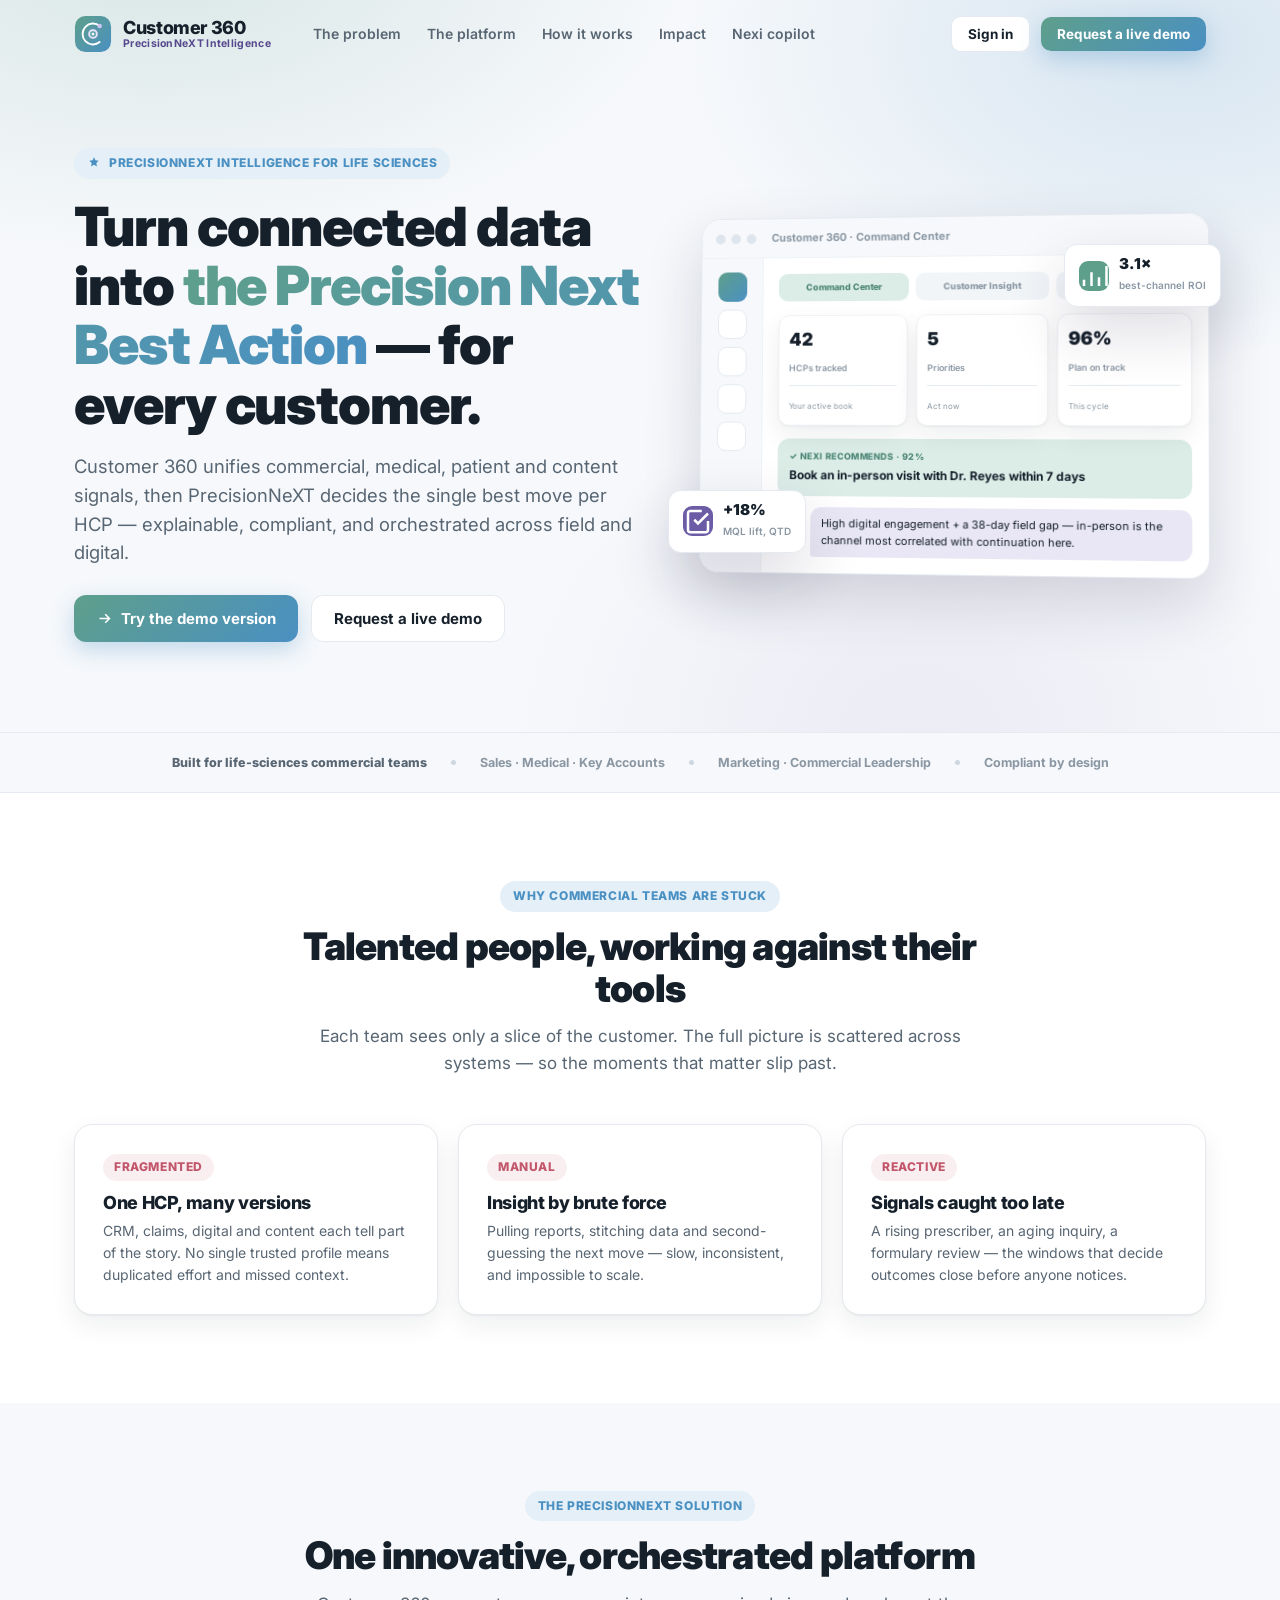
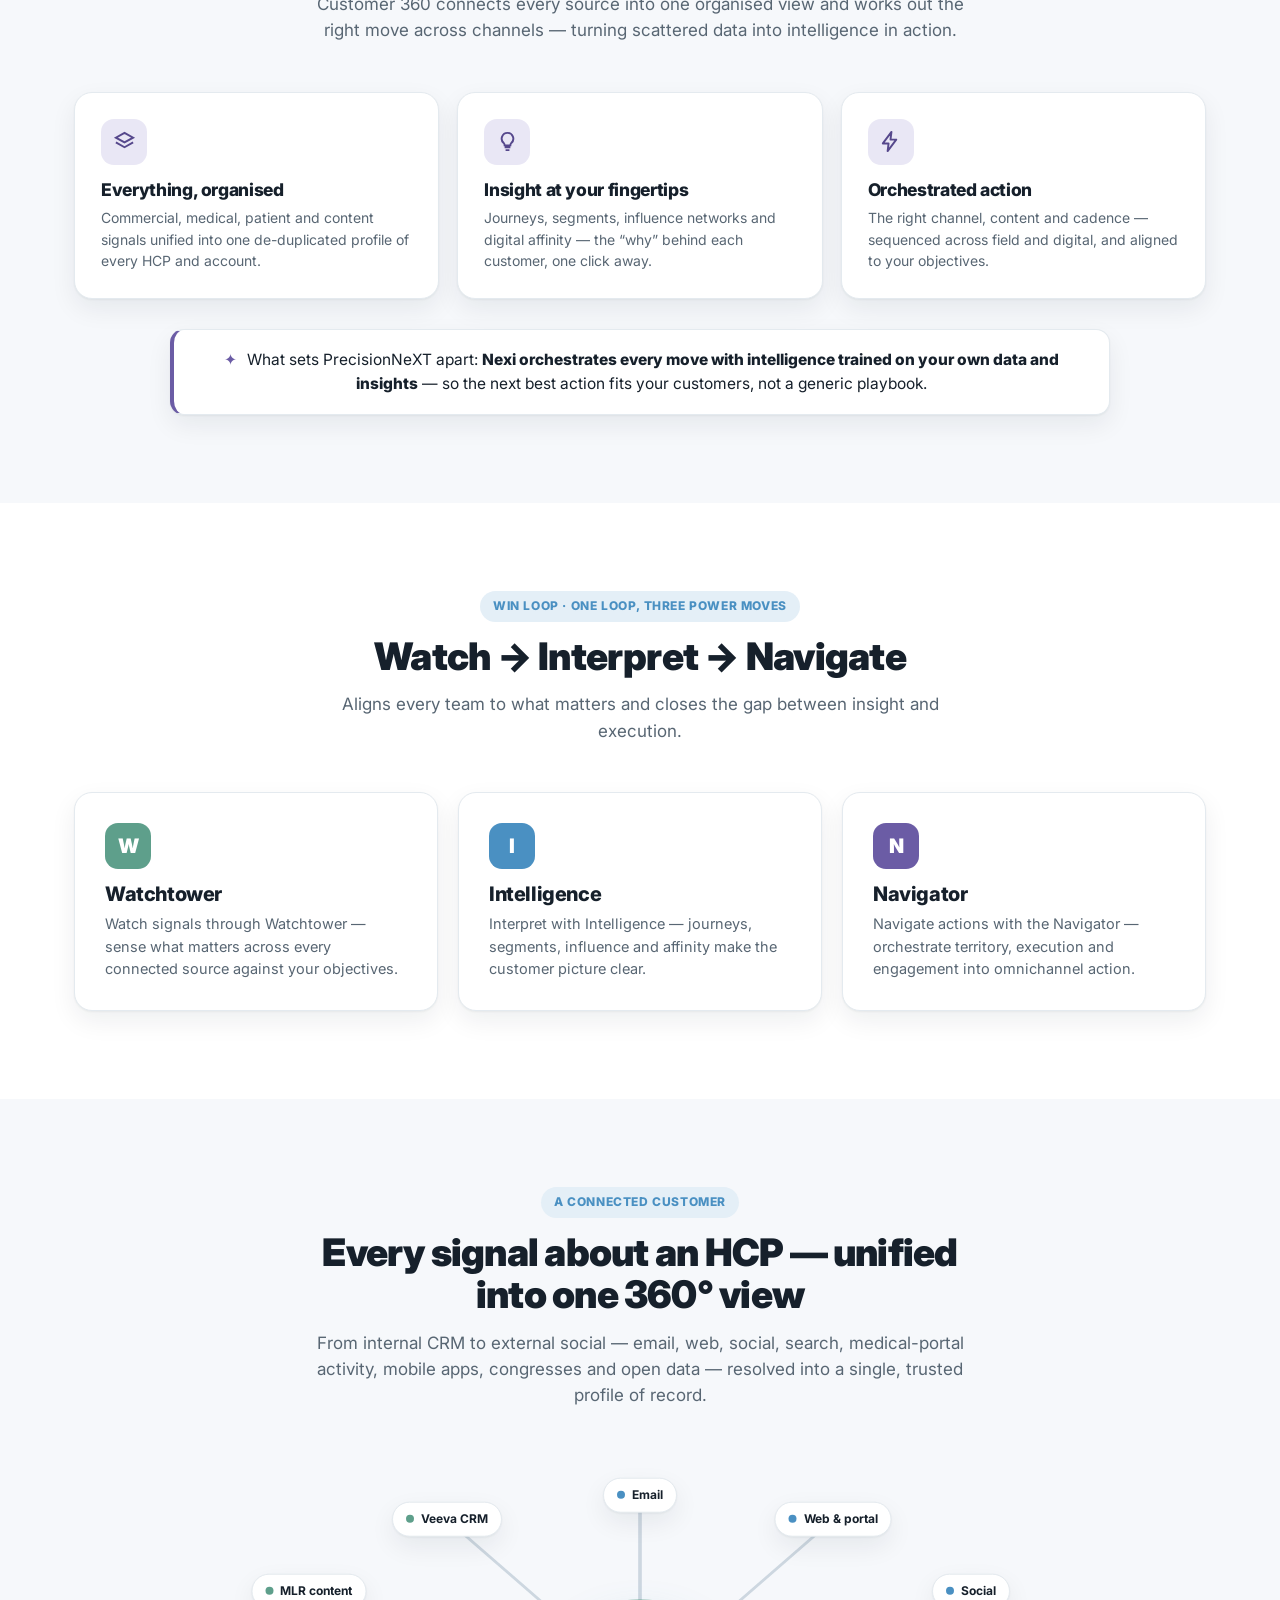
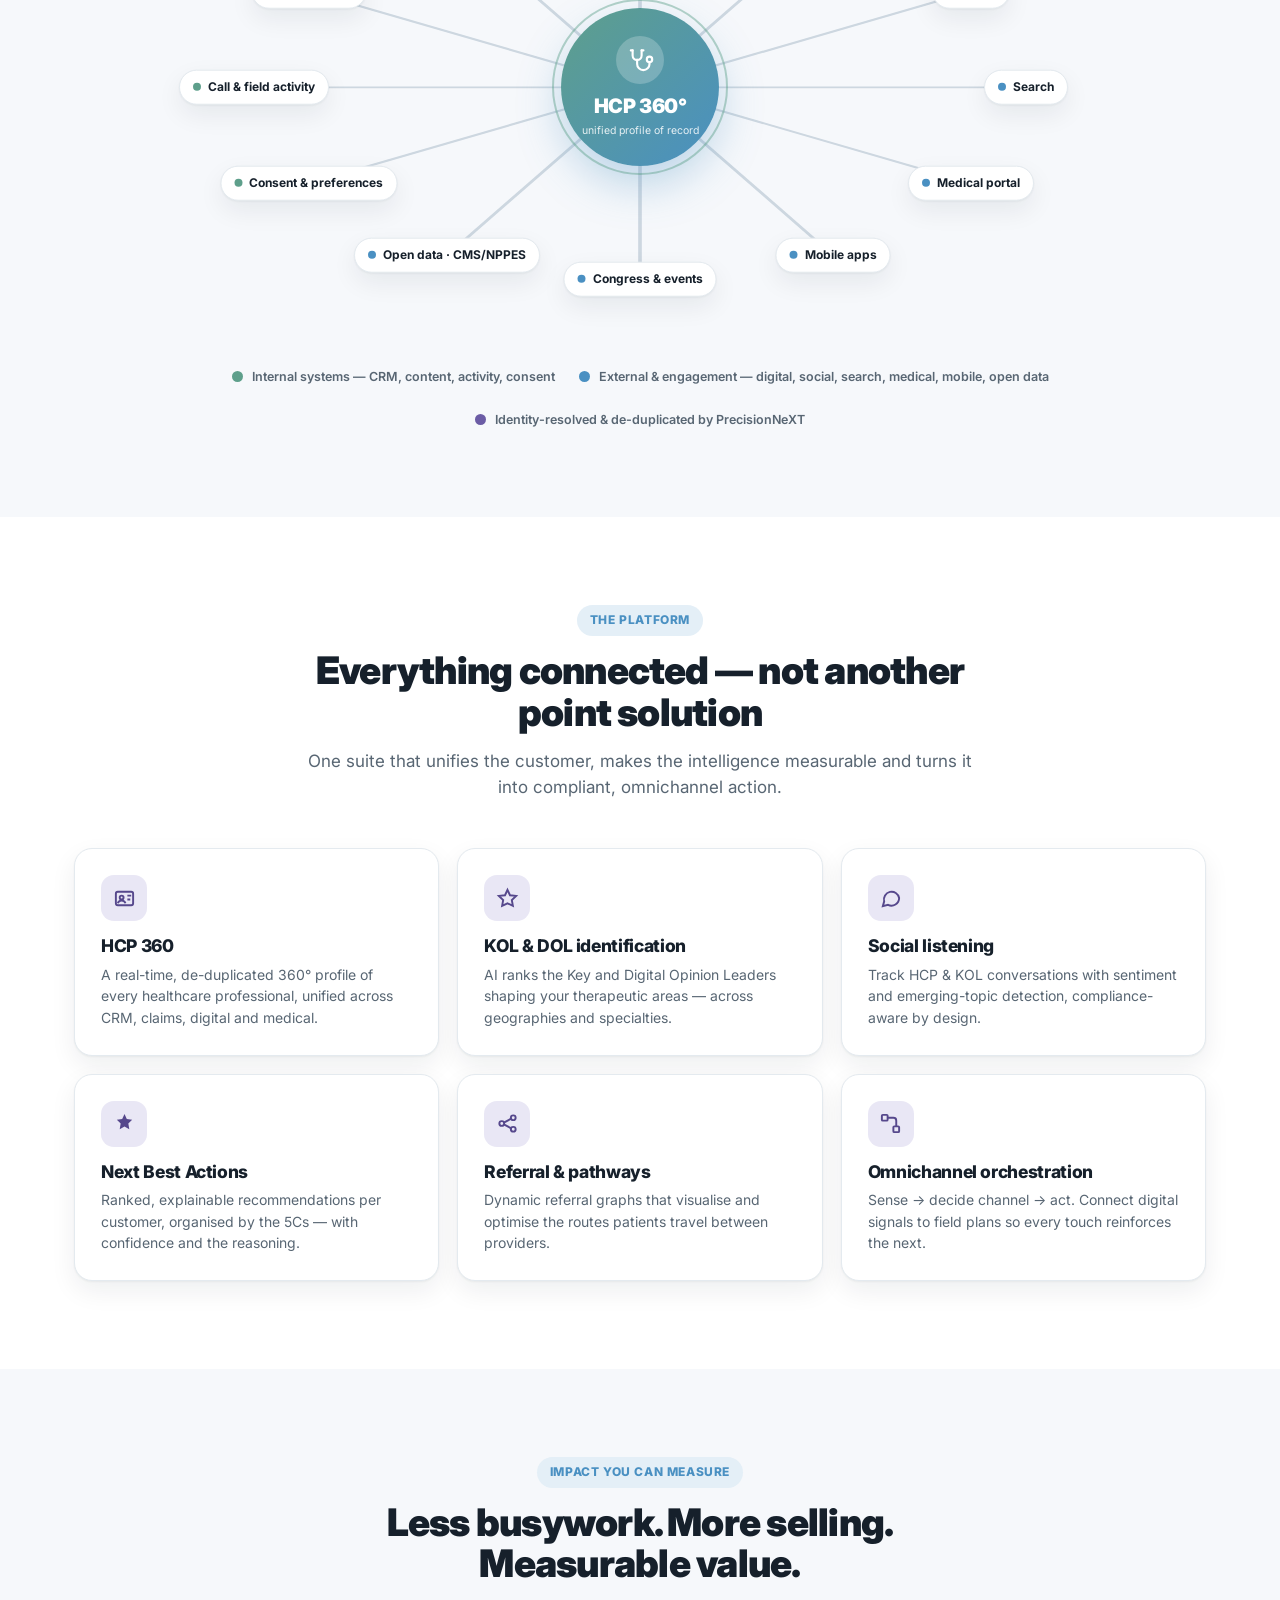
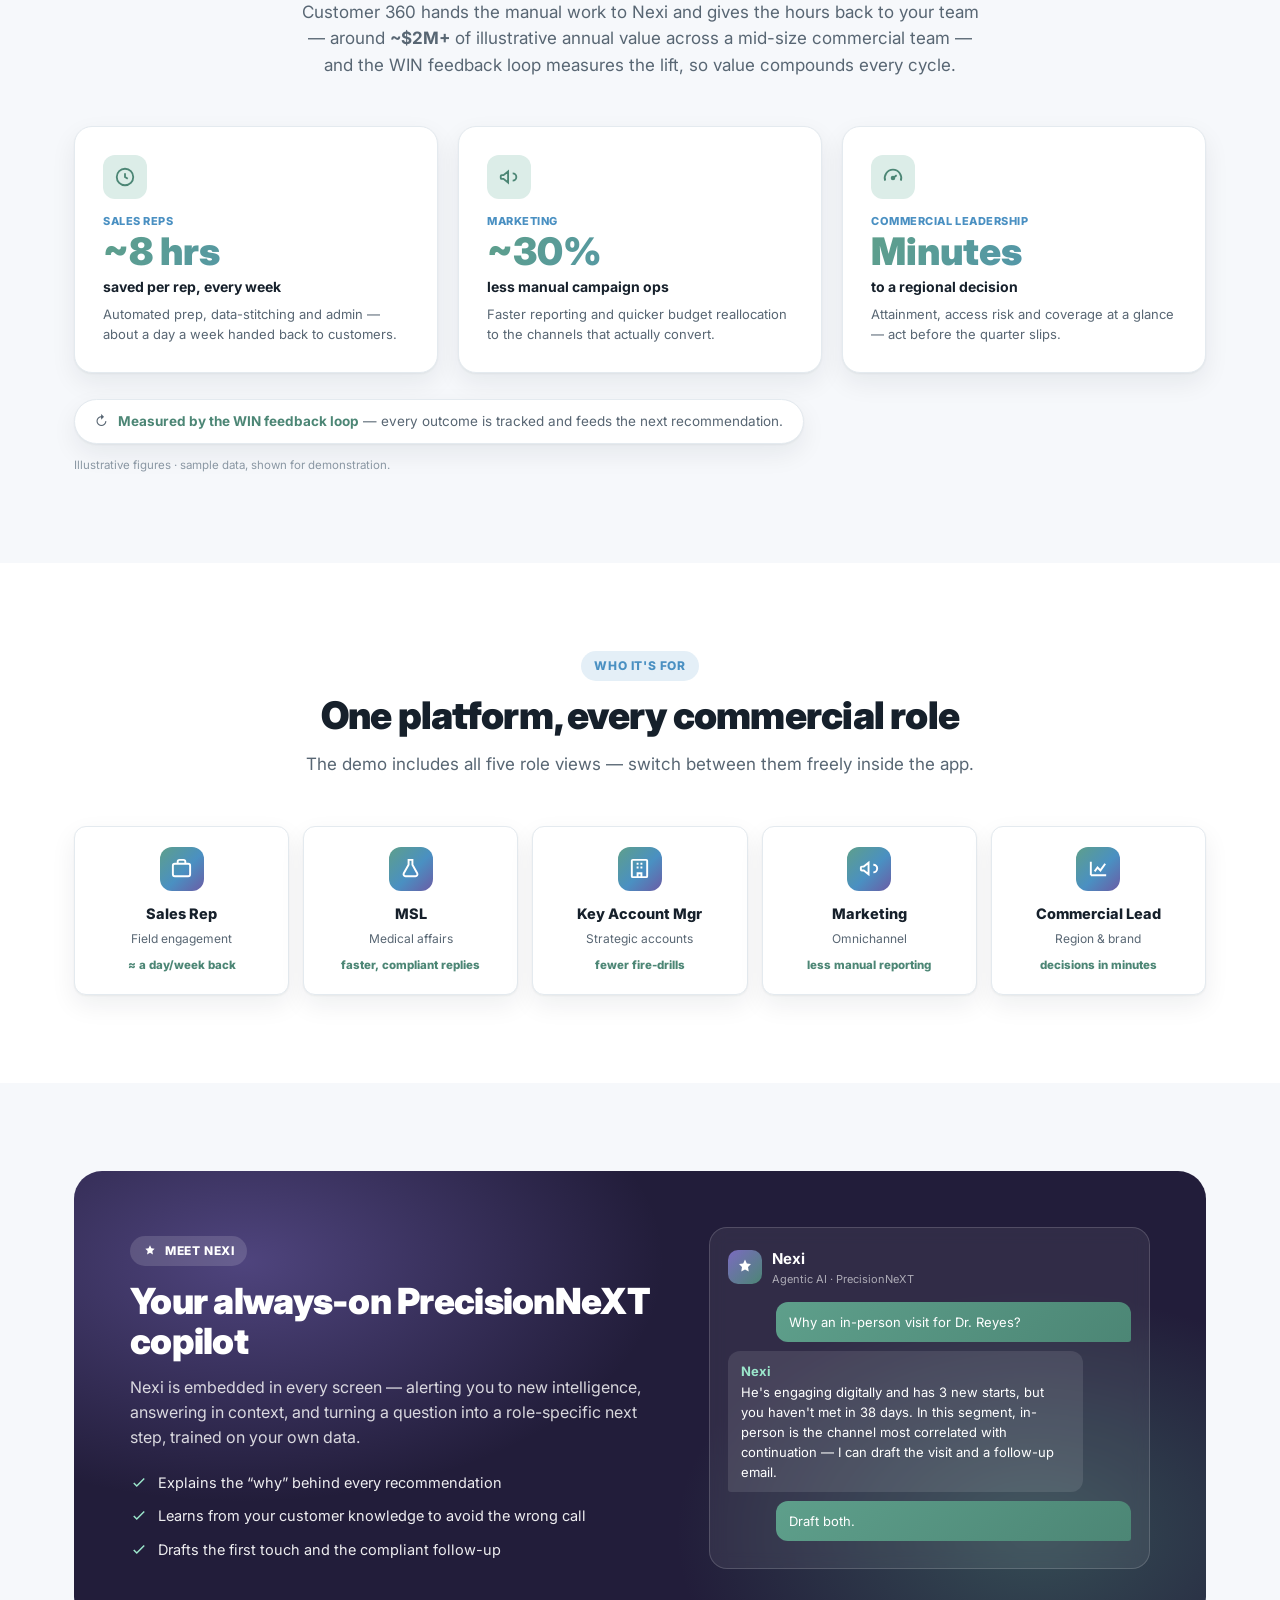
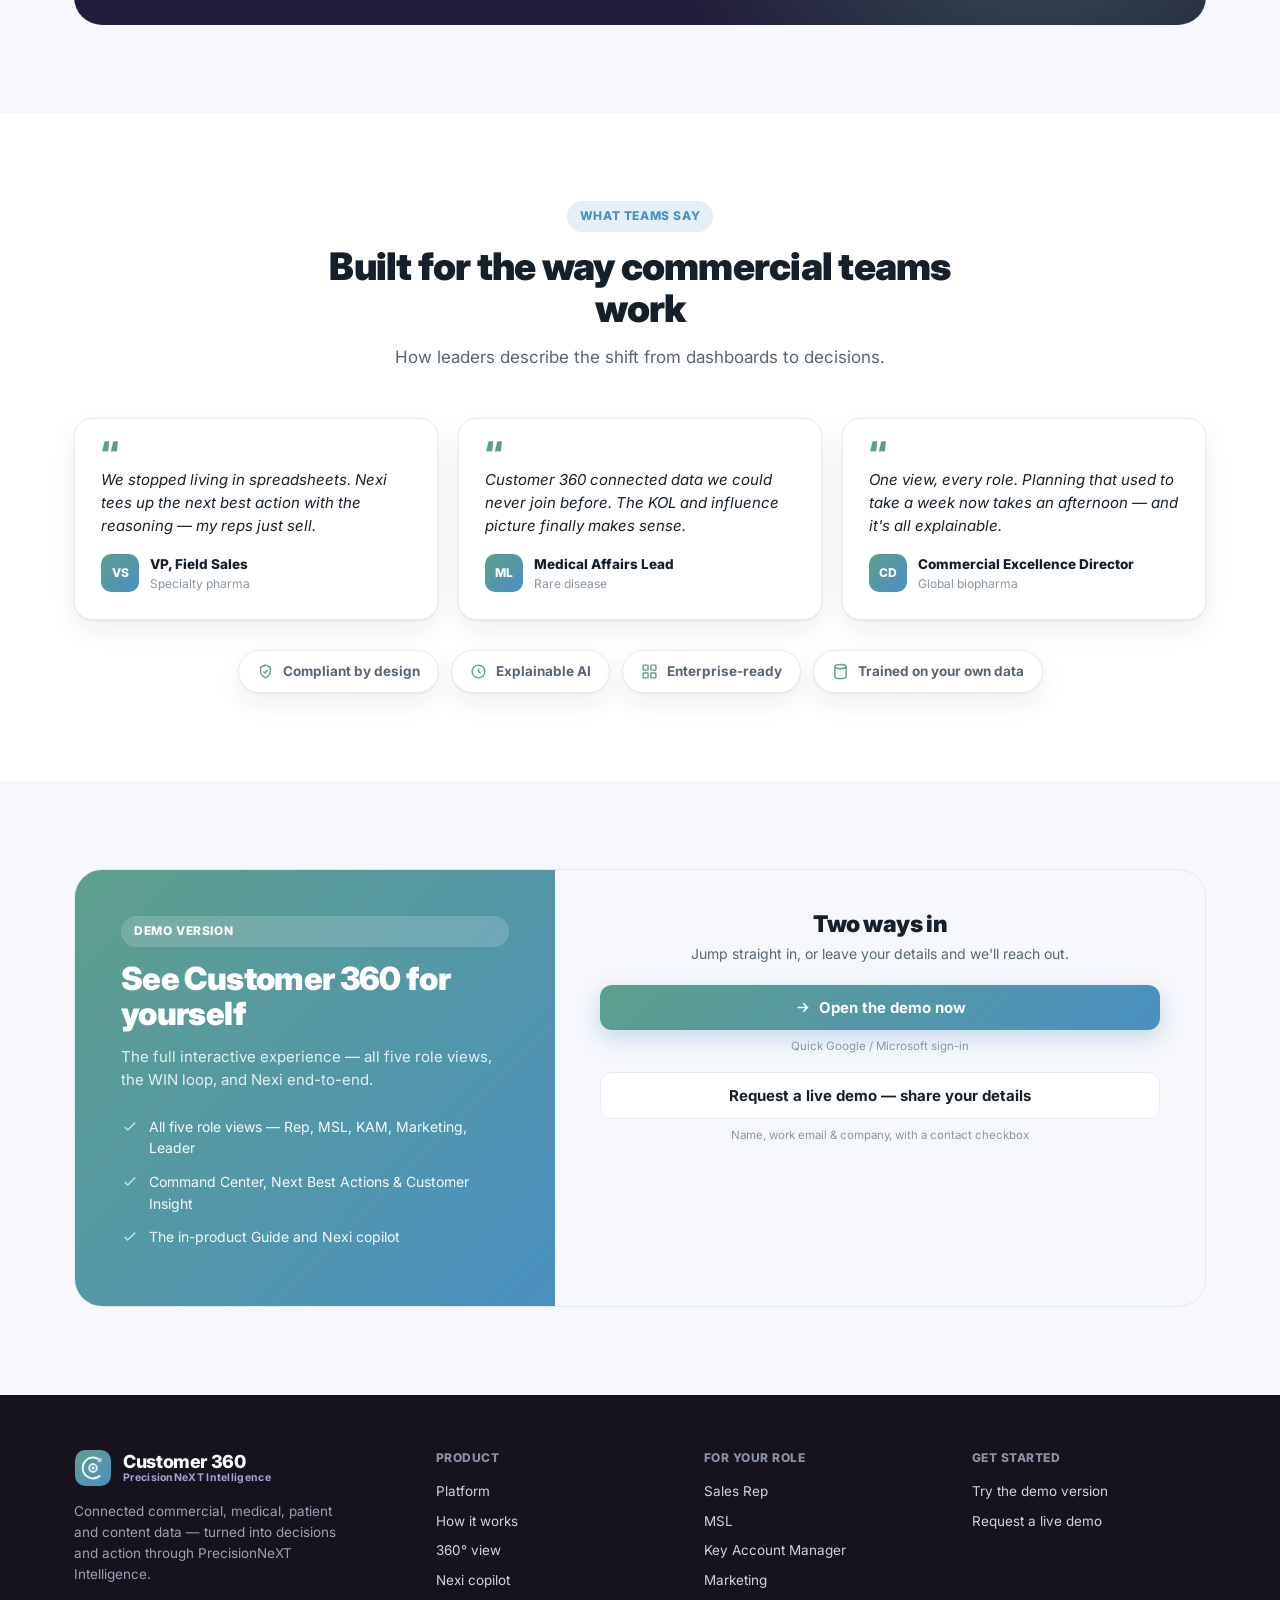
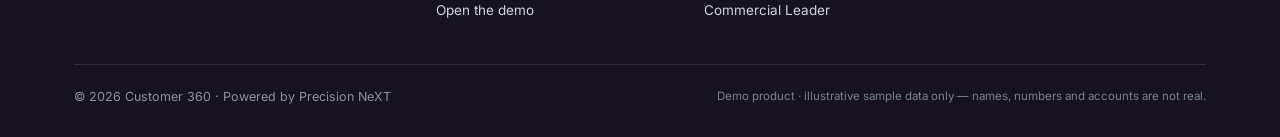
<file: index.html>
<!DOCTYPE html>
<html lang="en">
<head>
<meta charset="UTF-8" />
<meta name="viewport" content="width=device-width, initial-scale=1.0" />
<title>C360 — Customer 360 by PrecisionNeXT Intelligence | Pharma Customer Intelligence</title>
<meta name="description" content="C360 (Customer 360) by PrecisionNeXT turns connected commercial, medical, patient and content data into the next best action for every HCP — explainable, compliant, omnichannel. Try the demo version." />
<meta name="keywords" content="C360, Customer 360, PrecisionNeXT, PrecisionNeXT Intelligence, pharma customer intelligence, HCP engagement, life sciences, next best action, omnichannel orchestration, KOL, MSL, commercial excellence" />
<meta name="author" content="PrecisionNeXT" />
<meta name="robots" content="index, follow" />
<meta name="theme-color" content="#4A90C2" />
<link rel="canonical" href="https://precisionnxt.github.io/c360/" />
<link rel="icon" href="favicon.svg" type="image/svg+xml" />
<link rel="icon" type="image/png" sizes="32x32" href="favicon-32x32.png" />
<link rel="icon" type="image/png" sizes="16x16" href="favicon-16x16.png" />
<link rel="icon" href="favicon.ico" sizes="any" />
<link rel="apple-touch-icon" href="apple-touch-icon.png" />
<link rel="manifest" href="site.webmanifest" />
<!-- Open Graph / social preview -->
<meta property="og:type" content="website" />
<meta property="og:site_name" content="C360 · PrecisionNeXT" />
<meta property="og:title" content="C360 — Customer 360 by PrecisionNeXT Intelligence" />
<meta property="og:description" content="All your customer intelligence, orchestrated into the next best action — by PrecisionNeXT. Try the demo version." />
<meta property="og:url" content="https://precisionnxt.github.io/c360/" />
<meta property="og:image" content="https://precisionnxt.github.io/c360/og-image.png" />
<meta property="og:image:width" content="1200" />
<meta property="og:image:height" content="630" />
<meta property="og:image:alt" content="Customer 360 — PrecisionNeXT Intelligence" />
<meta property="og:locale" content="en_US" />
<meta name="twitter:card" content="summary_large_image" />
<meta name="twitter:image" content="https://precisionnxt.github.io/c360/og-image.png" />
<meta name="twitter:title" content="C360 — Customer 360 by PrecisionNeXT Intelligence" />
<meta name="twitter:description" content="All your customer intelligence, orchestrated into the next best action — by PrecisionNeXT. Try the demo version." />
<link rel="preconnect" href="https://fonts.googleapis.com" />
<link rel="preconnect" href="https://fonts.gstatic.com" crossorigin />
<link href="https://fonts.googleapis.com/css2?family=Inter:wght@400;500;600;700;800;900&display=swap" rel="stylesheet" />
<link rel="stylesheet" href="landing.css" />
<link rel="stylesheet" href="auth.css" />
<link rel="stylesheet" href="enhancements.css" />
<script type="application/ld+json">
{
  "@context": "https://schema.org",
  "@type": "SoftwareApplication",
  "name": "Customer 360",
  "applicationCategory": "BusinessApplication",
  "operatingSystem": "Web",
  "description": "Pharma customer intelligence by PrecisionNeXT \u2014 connected commercial, medical, patient and content data turned into the next best action for every HCP.",
  "url": "https://precisionnxt.github.io/c360/",
  "image": "https://precisionnxt.github.io/c360/og-image.png",
  "publisher": { "@type": "Organization", "name": "PrecisionNeXT" },
  "offers": { "@type": "Offer", "price": "0", "priceCurrency": "USD" }
}
</script>
</head>
<body data-pnx-page="landing">

<svg width="0" height="0" style="position:absolute"><defs>
  <linearGradient id="brandg" x1="0" y1="0" x2="1" y2="1"><stop offset="0" stop-color="#5E9F8B"/><stop offset="1" stop-color="#4A90C2"/></linearGradient>
</defs></svg>

<div class="scroll-prog" id="scrollProg"></div>

<!-- NAV -->
<nav class="nav" id="nav">
  <div class="wrap nav-in">
    <a class="brand" href="#top">
      <svg class="logo" viewBox="0 0 40 40" fill="none"><rect x="1" y="1" width="38" height="38" rx="11" fill="url(#brandg)"/><path d="M27 11.5 A11 11 0 1 0 27 28.5" fill="none" stroke="#fff" stroke-width="2" stroke-linecap="round"/><circle cx="27" cy="11.5" r="2.4" fill="#CFC4F2"/><circle cx="20" cy="20" r="4.4" fill="none" stroke="#CFC4F2" stroke-width="1.6"/><circle cx="20" cy="20" r="1.6" fill="#fff"/><circle cx="20" cy="20" r="4" fill="none" stroke="#fff" stroke-width="1.6" opacity="0.7"><animate attributeName="r" values="3;15;3" dur="2.6s" repeatCount="indefinite"/><animate attributeName="opacity" values="0.75;0;0.75" dur="2.6s" repeatCount="indefinite"/></circle></svg>
      <span class="wm">Customer 360<small>PrecisionNeXT Intelligence</small></span>
    </a>
    <div class="nav-links" id="navlinks">
      <a href="#problem">The problem</a>
      <a href="#solution">The platform</a>
      <a href="#win">How it works</a>
      <a href="#impact">Impact</a>
      <a href="#nexi">Nexi copilot</a>
    </div>
    <div class="nav-cta">
      <button class="btn btn-ghost" data-pnx-signin>Sign in</button>
      <button class="btn btn-primary" data-pnx-signin="request">Request a live demo</button>
    </div>
    <button class="nav-burger" id="burger" aria-label="Menu"><span></span><span></span><span></span></button>
  </div>
</nav>

<!-- HERO -->
<header class="hero" id="top">
  <div class="wrap hero-grid">
    <div>
      <span class="eyebrow"><svg viewBox="0 0 24 24" fill="currentColor"><path d="M12 2l2.4 5.3L20 8l-4 4 1 6-5-2.8L7 18l1-6-4-4 5.6-.7z"/></svg> PrecisionNeXT Intelligence for life sciences</span>
      <h1>Turn connected data into <span class="g">the Precision Next Best Action</span> — for every customer.</h1>
      <p class="lead">Customer 360 unifies commercial, medical, patient and content signals, then PrecisionNeXT decides the single best move per HCP — explainable, compliant, and orchestrated across field and digital.</p>
      <div class="hero-cta">
        <button class="btn btn-primary" data-pnx-signin><svg viewBox="0 0 24 24" fill="none" stroke="currentColor" stroke-width="2.2"><path d="M5 12h14M13 6l6 6-6 6"/></svg> Try the demo version</button>
        <button class="btn btn-ghost" data-pnx-signin="request">Request a live demo</button>
      </div>
    </div>
    <div style="position:relative">
      <div class="preview">
        <div class="pv-bar"><i></i><i></i><i></i><span class="t">Customer 360 · Command Center</span></div>
        <div class="pv-body">
          <div class="pv-side"><div class="d on"></div><div class="d"></div><div class="d"></div><div class="d"></div><div class="d"></div></div>
          <div class="pv-main">
            <div class="pv-flow"><div class="pv-step on">Command Center</div><div class="pv-step">Customer Insight</div><div class="pv-step">Next Best Actions</div></div>
            <div class="pv-kpis">
              <div class="pv-kpi"><b>42</b><span>HCPs tracked</span><div class="ln"></div><em>Your active book</em></div>
              <div class="pv-kpi"><b>5</b><span>Priorities</span><div class="ln"></div><em>Act now</em></div>
              <div class="pv-kpi"><b>96%</b><span>Plan on track</span><div class="ln"></div><em>This cycle</em></div>
            </div>
            <div class="pv-rec"><div class="h">✓ Nexi recommends · 92%</div><div class="b">Book an in-person visit with Dr. Reyes within 7 days</div></div>
            <div class="pv-aria"><span class="av"><svg viewBox="0 0 24 24" fill="currentColor"><path d="M12 2l2.4 5.3L20 8l-4 4 1 6-5-2.8L7 18l1-6-4-4 5.6-.7z"/></svg></span>
              <div class="bub">High digital engagement + a 38-day field gap — in-person is the channel most correlated with continuation here.</div></div>
          </div>
        </div>
      </div>
      <div class="float f1"><div class="ic" style="background:var(--green)"><svg viewBox="0 0 24 24" fill="none" stroke="#fff" stroke-width="2"><path d="M4 20v-5M10 20V9M16 20V13M22 20V4"/></svg></div><div><b>3.1×</b><span>best-channel ROI</span></div></div>
      <div class="float f2"><div class="ic" style="background:var(--purple)"><svg viewBox="0 0 24 24" fill="none" stroke="#fff" stroke-width="2"><path d="M9 11l3 3 8-8"/><path d="M20 12v7a2 2 0 0 1-2 2H6a2 2 0 0 1-2-2V6a2 2 0 0 1 2-2h9"/></svg></div><div><b>+18%</b><span>MQL lift, QTD</span></div></div>
    </div>
  </div>
</header>

<!-- TRUST (dot-separated) -->
<div class="trust">
  <div class="wrap row">
    <b>Built for life-sciences commercial teams</b><span class="dot"></span>
    <span>Sales · Medical · Key Accounts</span><span class="dot"></span>
    <span>Marketing · Commercial Leadership</span><span class="dot"></span>
    <span>Compliant by design</span>
  </div>
</div>

<!-- PROBLEM -->
<section class="band" id="problem">
  <div class="wrap">
    <div class="sec-head"><span class="eyebrow">Why commercial teams are stuck</span><h2>Talented people, working against their tools</h2><p>Each team sees only a slice of the customer. The full picture is scattered across systems — so the moments that matter slip past.</p></div>
    <div class="prob-grid">
      <div class="prob reveal"><span class="tag">Fragmented</span><h3>One HCP, many versions</h3><p>CRM, claims, digital and content each tell part of the story. No single trusted profile means duplicated effort and missed context.</p></div>
      <div class="prob reveal"><span class="tag">Manual</span><h3>Insight by brute force</h3><p>Pulling reports, stitching data and second-guessing the next move — slow, inconsistent, and impossible to scale.</p></div>
      <div class="prob reveal"><span class="tag">Reactive</span><h3>Signals caught too late</h3><p>A rising prescriber, an aging inquiry, a formulary review — the windows that decide outcomes close before anyone notices.</p></div>
    </div>
  </div>
</section>

<!-- SOLUTION -->
<section class="band" id="solution" style="background:var(--page)">
  <div class="wrap">
    <div class="sec-head"><span class="eyebrow">The PrecisionNeXT solution</span><h2>One innovative, orchestrated platform</h2><p>Customer 360 connects every source into one organised view and works out the right move across channels — turning scattered data into intelligence in action.</p></div>
    <div class="feat-grid">
      <div class="feat reveal"><div class="ic"><svg viewBox="0 0 24 24" fill="none" stroke="currentColor" stroke-width="2"><path d="M12 3l9 5-9 5-9-5 9-5z"/><path d="M3 13l9 5 9-5"/></svg></div><h3>Everything, organised</h3><p>Commercial, medical, patient and content signals unified into one de-duplicated profile of every HCP and account.</p></div>
      <div class="feat reveal"><div class="ic"><svg viewBox="0 0 24 24" fill="none" stroke="currentColor" stroke-width="2"><path d="M9 18h6M10 21h4M12 3a6 6 0 0 0-4 10.5c.7.7 1 1.2 1 2.5h6c0-1.3.3-1.8 1-2.5A6 6 0 0 0 12 3z"/></svg></div><h3>Insight at your fingertips</h3><p>Journeys, segments, influence networks and digital affinity — the “why” behind each customer, one click away.</p></div>
      <div class="feat reveal"><div class="ic"><svg viewBox="0 0 24 24" fill="none" stroke="currentColor" stroke-width="2" stroke-linejoin="round"><path d="M13 2L4 14h6l-1 8 9-12h-6l1-8z"/></svg></div><h3>Orchestrated action</h3><p>The right channel, content and cadence — sequenced across field and digital, and aligned to your objectives.</p></div>
    </div>
    <div class="diffband reveal"><span class="dic">✦</span> What sets PrecisionNeXT apart: <b>Nexi orchestrates every move with intelligence trained on your own data and insights</b> — so the next best action fits your customers, not a generic playbook.</div>
  </div>
</section>

<!-- WIN LOOP -->
<section class="band" id="win">
  <div class="wrap">
    <div class="sec-head">
      <span class="eyebrow">WIN Loop · one loop, three power moves</span>
      <h2>Watch → Interpret → Navigate</h2>
      <p>Aligns every team to what matters and closes the gap between insight and execution.</p>
    </div>
    <div class="win-grid">
      <div class="win reveal"><span class="k" style="background:var(--green)">W</span><h3>Watchtower</h3><p>Watch signals through Watchtower — sense what matters across every connected source against your objectives.</p></div>
      <div class="win reveal"><span class="k" style="background:var(--blue)">I</span><h3>Intelligence</h3><p>Interpret with Intelligence — journeys, segments, influence and affinity make the customer picture clear.</p></div>
      <div class="win reveal"><span class="k" style="background:var(--purple)">N</span><h3>Navigator</h3><p>Navigate actions with the Navigator — orchestrate territory, execution and engagement into omnichannel action.</p></div>
    </div>
  </div>
</section>

<!-- 360 CUSTOMER VIEW -->
<section class="band" id="customer360" style="background:var(--page)">
  <div class="wrap">
    <div class="sec-head"><span class="eyebrow">A connected customer</span><h2>Every signal about an HCP — unified into one 360° view</h2><p>From internal CRM to external social — email, web, social, search, medical-portal activity, mobile apps, congresses and open data — resolved into a single, trusted profile of record.</p></div>
    <div class="c360-stage reveal">
      <svg class="c360-lines" viewBox="0 0 100 100" preserveAspectRatio="none">
        <g stroke="#cdd7e0" stroke-width="0.4" vector-effect="non-scaling-stroke" fill="none">
          <line x1="50" y1="48" x2="50" y2="8"/><line x1="50" y1="48" x2="71" y2="13"/><line x1="50" y1="48" x2="86" y2="28"/>
          <line x1="50" y1="48" x2="92" y2="48"/><line x1="50" y1="48" x2="86" y2="68"/><line x1="50" y1="48" x2="71" y2="83"/>
          <line x1="50" y1="48" x2="50" y2="88"/><line x1="50" y1="48" x2="29" y2="83"/><line x1="50" y1="48" x2="14" y2="68"/>
          <line x1="50" y1="48" x2="8" y2="48"/><line x1="50" y1="48" x2="14" y2="28"/><line x1="50" y1="48" x2="29" y2="13"/>
        </g>
      </svg>
      <div class="c360-hub"><span class="hub-pulse"></span><div class="hub-av"><svg viewBox="0 0 24 24" fill="none" stroke="#fff" stroke-width="1.9" stroke-linecap="round" stroke-linejoin="round"><path d="M5 3v4.5a4 4 0 0 0 8 0V3"/><path d="M3.4 3H5M13 3h1.6"/><path d="M9 11.5V15a5.5 5.5 0 0 0 11 0v-1.5"/><circle cx="20" cy="11" r="2.4"/></svg></div><div class="hub-t">HCP 360°</div><div class="hub-s">unified profile of record</div></div>
      <div class="c360-node ext" style="left:50%;top:8%"><span class="nd-dot"></span>Email</div>
      <div class="c360-node ext" style="left:71%;top:13%"><span class="nd-dot"></span>Web &amp; portal</div>
      <div class="c360-node ext" style="left:86%;top:28%"><span class="nd-dot"></span>Social</div>
      <div class="c360-node ext" style="left:92%;top:48%"><span class="nd-dot"></span>Search</div>
      <div class="c360-node ext" style="left:86%;top:68%"><span class="nd-dot"></span>Medical portal</div>
      <div class="c360-node ext" style="left:71%;top:83%"><span class="nd-dot"></span>Mobile apps</div>
      <div class="c360-node ext" style="left:50%;top:88%"><span class="nd-dot"></span>Congress &amp; events</div>
      <div class="c360-node ext" style="left:29%;top:83%"><span class="nd-dot"></span>Open data · CMS/NPPES</div>
      <div class="c360-node int" style="left:14%;top:68%"><span class="nd-dot"></span>Consent &amp; preferences</div>
      <div class="c360-node int" style="left:8%;top:48%"><span class="nd-dot"></span>Call &amp; field activity</div>
      <div class="c360-node int" style="left:14%;top:28%"><span class="nd-dot"></span>MLR content</div>
      <div class="c360-node int" style="left:29%;top:13%"><span class="nd-dot"></span>Veeva CRM</div>
    </div>
    <div class="c360-legend">
      <span><i class="lg int"></i> Internal systems — CRM, content, activity, consent</span>
      <span><i class="lg ext"></i> External &amp; engagement — digital, social, search, medical, mobile, open data</span>
      <span><i class="lg ai"></i> Identity-resolved &amp; de-duplicated by PrecisionNeXT</span>
    </div>
  </div>
</section>

<!-- PLATFORM / CAPABILITIES -->
<section class="band" id="platform">
  <div class="wrap">
    <div class="sec-head"><span class="eyebrow">The platform</span><h2>Everything connected — not another point solution</h2><p>One suite that unifies the customer, makes the intelligence measurable and turns it into compliant, omnichannel action.</p></div>
    <div class="feat-grid">
      <div class="feat reveal"><div class="ic"><svg viewBox="0 0 24 24" fill="none" stroke="currentColor" stroke-width="2"><rect x="3" y="5" width="18" height="14" rx="2"/><circle cx="9" cy="11" r="2"/><path d="M5 17c.6-1.8 2.2-3 4-3s3.4 1.2 4 3M15 9h4M15 13h3"/></svg></div><h3>HCP 360</h3><p>A real-time, de-duplicated 360° profile of every healthcare professional, unified across CRM, claims, digital and medical.</p></div>
      <div class="feat reveal"><div class="ic"><svg viewBox="0 0 24 24" fill="none" stroke="currentColor" stroke-width="2"><path d="M12 3l2.6 5.6L21 9.3l-4.5 4.3 1.1 6.1L12 17l-5.6 2.7 1.1-6.1L3 9.3l6.4-.7L12 3z"/></svg></div><h3>KOL &amp; DOL identification</h3><p>AI ranks the Key and Digital Opinion Leaders shaping your therapeutic areas — across geographies and specialties.</p></div>
      <div class="feat reveal"><div class="ic"><svg viewBox="0 0 24 24" fill="none" stroke="currentColor" stroke-width="2"><path d="M21 11.5a8 8 0 0 1-11.6 7.1L4 20l1.4-5A8 8 0 1 1 21 11.5z"/></svg></div><h3>Social listening</h3><p>Track HCP &amp; KOL conversations with sentiment and emerging-topic detection, compliance-aware by design.</p></div>
      <div class="feat reveal"><div class="ic"><svg viewBox="0 0 24 24" fill="currentColor"><path d="M12 2l2.4 5.3L20 8l-4 4 1 6-5-2.8L7 18l1-6-4-4 5.6-.7z"/></svg></div><h3>Next Best Actions</h3><p>Ranked, explainable recommendations per customer, organised by the 5Cs — with confidence and the reasoning.</p></div>
      <div class="feat reveal"><div class="ic"><svg viewBox="0 0 24 24" fill="none" stroke="currentColor" stroke-width="2"><circle cx="6" cy="12" r="2.5"/><circle cx="18" cy="6" r="2.5"/><circle cx="18" cy="18" r="2.5"/><path d="M8.2 11l7.6-4M8.2 13l7.6 4"/></svg></div><h3>Referral &amp; pathways</h3><p>Dynamic referral graphs that visualise and optimise the routes patients travel between providers.</p></div>
      <div class="feat reveal"><div class="ic"><svg viewBox="0 0 24 24" fill="none" stroke="currentColor" stroke-width="2"><rect x="3" y="3" width="6" height="6" rx="1"/><rect x="15" y="15" width="6" height="6" rx="1"/><path d="M9 6h6a3 3 0 0 1 3 3v6"/></svg></div><h3>Omnichannel orchestration</h3><p>Sense → decide channel → act. Connect digital signals to field plans so every touch reinforces the next.</p></div>
    </div>
  </div>
</section>

<!-- IMPACT -->
<section class="band" id="impact" style="background:var(--page)">
  <div class="wrap">
    <div class="sec-head"><span class="eyebrow">Impact you can measure</span><h2>Less busywork. More selling. Measurable value.</h2><p>Customer 360 hands the manual work to Nexi and gives the hours back to your team — around <b>~$2M+</b> of illustrative annual value across a mid-size commercial team — and the WIN feedback loop measures the lift, so value compounds every cycle.</p></div>
    <div class="imp-grid">
      <div class="imp reveal"><div class="ic"><svg viewBox="0 0 24 24" fill="none" stroke="currentColor" stroke-width="2"><circle cx="12" cy="12" r="9"/><path d="M12 8v4l3 2"/></svg></div><div class="role-tag">Sales reps</div><div class="big">~8 hrs</div><div class="cap">saved per rep, every week</div><div class="d">Automated prep, data-stitching and admin — about a day a week handed back to customers.</div></div>
      <div class="imp reveal"><div class="ic"><svg viewBox="0 0 24 24" fill="none" stroke="currentColor" stroke-width="2"><path d="M3 11v2a1 1 0 0 0 1 1h2l5 4V6L6 10H4a1 1 0 0 0-1 1zM16 8a4 4 0 0 1 0 8"/></svg></div><div class="role-tag">Marketing</div><div class="big">~30%</div><div class="cap">less manual campaign ops</div><div class="d">Faster reporting and quicker budget reallocation to the channels that actually convert.</div></div>
      <div class="imp reveal"><div class="ic"><svg viewBox="0 0 24 24" fill="none" stroke="currentColor" stroke-width="2"><path d="M3.5 16a9 9 0 1 1 17 0"/><path d="M12 13l4-3"/><circle cx="12" cy="13" r="1.5" fill="currentColor"/></svg></div><div class="role-tag">Commercial leadership</div><div class="big">Minutes</div><div class="cap">to a regional decision</div><div class="d">Attainment, access risk and coverage at a glance — act before the quarter slips.</div></div>
    </div>
    <div class="imp-loop"><span>↻</span><span><b>Measured by the WIN feedback loop</b> — every outcome is tracked and feeds the next recommendation.</span></div>
    <div class="note-il">Illustrative figures · sample data, shown for demonstration.</div>
  </div>
</section>

<!-- ROLES -->
<section class="band" id="roles">
  <div class="wrap">
    <div class="sec-head"><span class="eyebrow">Who it's for</span><h2>One platform, every commercial role</h2><p>The demo includes all five role views — switch between them freely inside the app.</p></div>
    <div class="roles">
      <div class="role reveal"><div class="av"><svg viewBox="0 0 24 24" fill="none" stroke="#fff" stroke-width="2"><rect x="3" y="7" width="18" height="13" rx="2"/><path d="M8 7V5a2 2 0 0 1 2-2h4a2 2 0 0 1 2 2v2"/></svg></div><h4>Sales Rep</h4><p>Field engagement</p><div class="sl">≈ a day/week back</div></div>
      <div class="role reveal"><div class="av"><svg viewBox="0 0 24 24" fill="none" stroke="#fff" stroke-width="2" stroke-linejoin="round"><path d="M9 3h6M10 3v5L5 17a2 2 0 0 0 1.8 3h10.4A2 2 0 0 0 19 17l-5-9V3"/></svg></div><h4>MSL</h4><p>Medical affairs</p><div class="sl">faster, compliant replies</div></div>
      <div class="role reveal"><div class="av"><svg viewBox="0 0 24 24" fill="none" stroke="#fff" stroke-width="2"><rect x="4" y="3" width="16" height="18" rx="1"/><path d="M9 7h2M13 7h2M9 11h2M13 11h2M10 21v-4h4v4"/></svg></div><h4>Key Account Mgr</h4><p>Strategic accounts</p><div class="sl">fewer fire-drills</div></div>
      <div class="role reveal"><div class="av"><svg viewBox="0 0 24 24" fill="none" stroke="#fff" stroke-width="2"><path d="M3 11v2a1 1 0 0 0 1 1h2l5 4V6L6 10H4a1 1 0 0 0-1 1zM16 8a4 4 0 0 1 0 8"/></svg></div><h4>Marketing</h4><p>Omnichannel</p><div class="sl">less manual reporting</div></div>
      <div class="role reveal"><div class="av"><svg viewBox="0 0 24 24" fill="none" stroke="#fff" stroke-width="2"><path d="M4 19V5M4 19h16M8 15l3-4 3 3 5-7"/></svg></div><h4>Commercial Lead</h4><p>Region &amp; brand</p><div class="sl">decisions in minutes</div></div>
    </div>
  </div>
</section>

<!-- NEXI -->
<section class="band" id="nexi" style="background:var(--page)">
  <div class="wrap">
    <div class="aria reveal">
      <div>
        <span class="eyebrow"><svg viewBox="0 0 24 24" fill="currentColor"><path d="M12 2l2.4 5.3L20 8l-4 4 1 6-5-2.8L7 18l1-6-4-4 5.6-.7z"/></svg> Meet Nexi</span>
        <h2>Your always-on PrecisionNeXT copilot</h2>
        <p>Nexi is embedded in every screen — alerting you to new intelligence, answering in context, and turning a question into a role-specific next step, trained on your own data.</p>
        <ul>
          <li><svg viewBox="0 0 24 24" fill="none" stroke="currentColor" stroke-width="2"><path d="M5 12l4 4 10-10"/></svg> Explains the “why” behind every recommendation</li>
          <li><svg viewBox="0 0 24 24" fill="none" stroke="currentColor" stroke-width="2"><path d="M5 12l4 4 10-10"/></svg> Learns from your customer knowledge to avoid the wrong call</li>
          <li><svg viewBox="0 0 24 24" fill="none" stroke="currentColor" stroke-width="2"><path d="M5 12l4 4 10-10"/></svg> Drafts the first touch and the compliant follow-up</li>
        </ul>
      </div>
      <div class="aria-card">
        <div class="h"><span class="av"><svg viewBox="0 0 24 24" fill="currentColor"><path d="M12 2l2.4 5.3L20 8l-4 4 1 6-5-2.8L7 18l1-6-4-4 5.6-.7z"/></svg></span><div><b>Nexi</b><span>Agentic AI · PrecisionNeXT</span></div></div>
        <div class="bub2 me">Why an in-person visit for Dr. Reyes?</div>
        <div class="bub2 ai"><b>Nexi</b><br>He's engaging digitally and has 3 new starts, but you haven't met in 38 days. In this segment, in-person is the channel most correlated with continuation — I can draft the visit and a follow-up email.</div>
        <div class="bub2 me">Draft both.</div>
      </div>
    </div>
  </div>
</section>

<!-- TESTIMONIALS -->
<section class="band" id="testimonials">
  <div class="wrap">
    <div class="sec-head"><span class="eyebrow">What teams say</span><h2>Built for the way commercial teams work</h2><p>How leaders describe the shift from dashboards to decisions.</p></div>
    <div class="tg">
      <div class="tq reveal"><div class="qm">“</div><p>We stopped living in spreadsheets. Nexi tees up the next best action with the reasoning — my reps just sell.</p><div class="by"><span class="av">VS</span><div><div class="nm">VP, Field Sales</div><div class="rl">Specialty pharma</div></div></div></div>
      <div class="tq reveal"><div class="qm">“</div><p>Customer 360 connected data we could never join before. The KOL and influence picture finally makes sense.</p><div class="by"><span class="av">ML</span><div><div class="nm">Medical Affairs Lead</div><div class="rl">Rare disease</div></div></div></div>
      <div class="tq reveal"><div class="qm">“</div><p>One view, every role. Planning that used to take a week now takes an afternoon — and it's all explainable.</p><div class="by"><span class="av">CD</span><div><div class="nm">Commercial Excellence Director</div><div class="rl">Global biopharma</div></div></div></div>
    </div>
    <div class="badges">
      <span class="bchip"><svg viewBox="0 0 24 24" fill="none" stroke="currentColor" stroke-width="2"><path d="M12 3l7 3v5c0 4.5-3 8-7 10-4-2-7-5.5-7-10V6z"/><path d="M9 12l2 2 4-4"/></svg> Compliant by design</span>
      <span class="bchip"><svg viewBox="0 0 24 24" fill="none" stroke="currentColor" stroke-width="2"><circle cx="12" cy="12" r="9"/><path d="M12 8v4l3 2"/></svg> Explainable AI</span>
      <span class="bchip"><svg viewBox="0 0 24 24" fill="none" stroke="currentColor" stroke-width="2"><rect x="3" y="3" width="7" height="7" rx="1"/><rect x="14" y="3" width="7" height="7" rx="1"/><rect x="3" y="14" width="7" height="7" rx="1"/><rect x="14" y="14" width="7" height="7" rx="1"/></svg> Enterprise-ready</span>
      <span class="bchip"><svg viewBox="0 0 24 24" fill="none" stroke="currentColor" stroke-width="2"><ellipse cx="12" cy="5" rx="8" ry="3"/><path d="M4 5v14c0 1.7 3.6 3 8 3s8-1.3 8-3V5"/></svg> Trained on your own data</span>
    </div>
  </div>
</section>

<!-- DEMO -->
<section class="band" id="demo" style="background:var(--page)">
  <div class="wrap">
    <div class="demo reveal">
      <div class="demo-l">
        <span class="eyebrow" style="background:rgba(255,255,255,.16);color:#fff">demo version</span>
        <h2>See Customer 360 for yourself</h2>
        <p>The full interactive experience — all five role views, the WIN loop, and Nexi end-to-end.</p>
        <div class="pt"><svg viewBox="0 0 24 24" fill="none" stroke="currentColor" stroke-width="2"><path d="M5 12l4 4 10-10"/></svg> All five role views — Rep, MSL, KAM, Marketing, Leader</div>
        <div class="pt"><svg viewBox="0 0 24 24" fill="none" stroke="currentColor" stroke-width="2"><path d="M5 12l4 4 10-10"/></svg> Command Center, Next Best Actions &amp; Customer Insight</div>
        <div class="pt"><svg viewBox="0 0 24 24" fill="none" stroke="currentColor" stroke-width="2"><path d="M5 12l4 4 10-10"/></svg> The in-product Guide and Nexi copilot</div>
      </div>
      <div class="demo-r">
        <div class="demo-cta">
          <h3 style="font-size:23px;font-weight:900;margin-bottom:6px">Two ways in</h3>
          <p style="font-size:14px;color:var(--ink-soft);margin-bottom:20px">Jump straight in, or leave your details and we'll reach out.</p>
          <button class="btn btn-primary" data-pnx-signin style="width:100%;justify-content:center"><svg viewBox="0 0 24 24" fill="none" stroke="currentColor" stroke-width="2.2"><path d="M5 12h14M13 6l6 6-6 6"/></svg> Open the demo now</button>
          <p style="font-size:11.5px;color:var(--ink-faint);margin:8px 0 16px;text-align:center">Quick Google / Microsoft sign-in</p>
          <button class="btn btn-ghost" data-pnx-signin="request" style="width:100%;justify-content:center">Request a live demo — share your details</button>
          <p style="font-size:11.5px;color:var(--ink-faint);margin-top:8px;text-align:center">Name, work email &amp; company, with a contact checkbox</p>
        </div>
      </div>
    </div>
  </div>
</section>

<!-- FOOTER -->
<footer>
  <div class="wrap">
    <div class="foot-grid">
      <div>
        <div class="brand"><svg class="logo" viewBox="0 0 40 40" fill="none"><rect x="1" y="1" width="38" height="38" rx="11" fill="url(#brandg)"/><path d="M27 11.5 A11 11 0 1 0 27 28.5" fill="none" stroke="#fff" stroke-width="2" stroke-linecap="round"/><circle cx="27" cy="11.5" r="2.4" fill="#CFC4F2"/><circle cx="20" cy="20" r="4.4" fill="none" stroke="#CFC4F2" stroke-width="1.6"/><circle cx="20" cy="20" r="1.6" fill="#fff"/><circle cx="20" cy="20" r="4" fill="none" stroke="#fff" stroke-width="1.6" opacity="0.7"><animate attributeName="r" values="3;15;3" dur="2.6s" repeatCount="indefinite"/><animate attributeName="opacity" values="0.75;0;0.75" dur="2.6s" repeatCount="indefinite"/></circle></svg><span class="wm" style="color:#fff">Customer 360<small>PrecisionNeXT Intelligence</small></span></div>
        <p class="tag">Connected commercial, medical, patient and content data — turned into decisions and action through PrecisionNeXT Intelligence.</p>
      </div>
      <div class="foot-col"><h5>Product</h5><a href="#solution">Platform</a><a href="#win">How it works</a><a href="#customer360">360° view</a><a href="#nexi">Nexi copilot</a><a data-pnx-signin style="cursor:pointer">Open the demo</a></div>
      <div class="foot-col"><h5>For your role</h5><a href="#roles">Sales Rep</a><a href="#roles">MSL</a><a href="#roles">Key Account Manager</a><a href="#roles">Marketing</a><a href="#roles">Commercial Leader</a></div>
      <div class="foot-col"><h5>Get started</h5><a data-pnx-signin style="cursor:pointer">Try the demo version</a><a data-pnx-signin="request" style="cursor:pointer">Request a live demo</a></div>
    </div>
    <div class="foot-bot">
      <span>© 2026 Customer 360 · Powered by Precision NeXT</span>
      <span class="demo-note">Demo product · illustrative sample data only — names, numbers and accounts are not real.</span>
    </div>
  </div>
</footer>

<!-- landing motion: nav scroll + progress bar + scroll-spy + reveal + mobile menu -->
<script>
(function(){
  var nav=document.getElementById('nav'), prog=document.getElementById('scrollProg');
  var links=[].slice.call(document.querySelectorAll('.nav-links a[href^="#"]'));
  var secs=links.map(function(a){ return document.getElementById(a.getAttribute('href').slice(1)); });
  function onScroll(){
    var y=window.scrollY||document.documentElement.scrollTop;
    if(nav) nav.classList.toggle('scrolled', y>12);
    var h=document.documentElement.scrollHeight-window.innerHeight;
    if(prog) prog.style.width=(h>0?Math.min(100,y/h*100):0)+'%';
    var idx=-1, mark=y+window.innerHeight*0.34;
    for(var i=0;i<secs.length;i++){ if(secs[i] && secs[i].offsetTop<=mark) idx=i; }
    links.forEach(function(a,i){ a.classList.toggle('active', i===idx); });
  }
  window.addEventListener('scroll',onScroll,{passive:true}); window.addEventListener('resize',onScroll); onScroll();
  var burger=document.getElementById('burger'), nl=document.getElementById('navlinks');
  if(burger&&nl){ burger.addEventListener('click',function(){ nl.classList.toggle('open'); }); nl.addEventListener('click',function(e){ if(e.target.tagName==='A') nl.classList.remove('open'); }); }
  var els=document.querySelectorAll('.reveal');
  if('IntersectionObserver' in window){ var io=new IntersectionObserver(function(es){es.forEach(function(en){if(en.isIntersecting){en.target.classList.add('in');io.unobserve(en.target);}});},{threshold:.14}); els.forEach(function(el){io.observe(el);}); }
  else { els.forEach(function(el){ el.classList.add('in'); }); }
})();
</script>

<!-- Auth: config first, then the gate (wires every [data-pnx-signin] to the sign-in dialog) -->
<script src="js/auth.config.js"></script>
<script src="js/auth.js"></script>
</body>
</html>
</file>
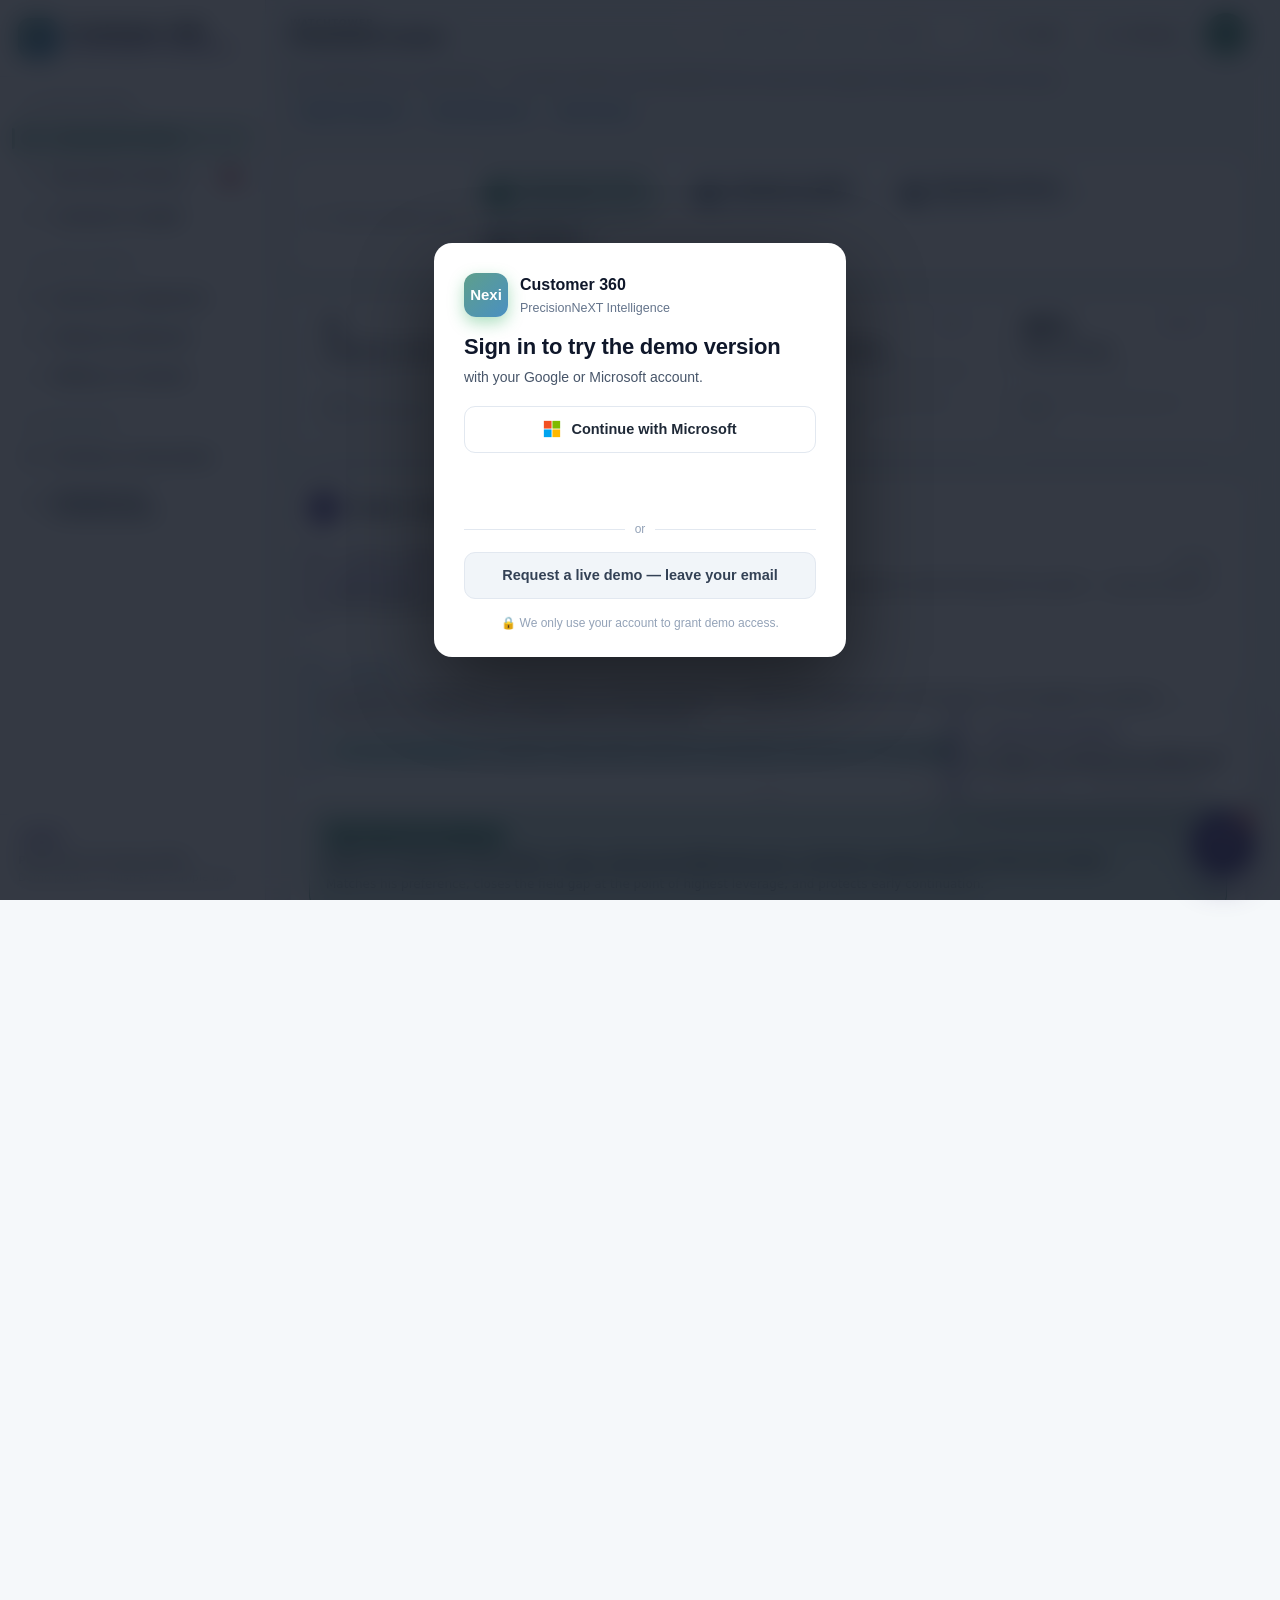
<file: app.html>
<!DOCTYPE html>
<html lang="en">
<head>
<meta charset="UTF-8" />
<meta name="viewport" content="width=device-width, initial-scale=1.0" />
<title>Customer 360 · Intelligence-in-Action Platform</title>
<meta name="robots" content="noindex, nofollow" />
<meta name="theme-color" content="#4A90C2" />
<link rel="icon" href="favicon.svg" type="image/svg+xml" />
<link rel="icon" href="favicon.ico" sizes="any" />
<link rel="apple-touch-icon" href="apple-touch-icon.png" />
<link rel="stylesheet" href="styles.css" />
<link rel="stylesheet" href="auth.css" />
<link rel="stylesheet" href="enhancements.css" />
<!--
  Customer 360 — DEMO APP SHELL (unchanged from the base app; access-guarded).
  js/auth.js shows a sign-in dialog over this page until the visitor authenticates,
  then removes it so the full app — Guide, Nexi chat and all five personas — works.
  All chrome + content is rendered by js/engine.js. To edit CONTENT, open the
  js/content.<persona>.js file — not this shell.
-->
</head>
<body data-pnx-page="app">
<div class="app">

  <!-- LEFT: sidebar -->
  <aside class="sidebar">
    <div class="brand">
      <div class="logo"><svg width="27" height="27" viewBox="0 0 24 24" fill="none"><path d="M18 5.3 A9 9 0 1 0 18 18.7" fill="none" stroke="#fff" stroke-width="2.2" stroke-linecap="round"/><circle cx="18" cy="5.3" r="2.1" fill="#CFC4F2"/><circle cx="12" cy="12" r="3" fill="none" stroke="#CFC4F2" stroke-width="1.3"/><circle cx="12" cy="12" r="1.2" fill="#fff"/><circle cx="12" cy="12" r="3" fill="none" stroke="#fff" stroke-width="1.5" opacity="0.85"><animate attributeName="r" values="2.5;11;2.5" dur="2.4s" repeatCount="indefinite"/><animate attributeName="opacity" values="0.85;0;0.85" dur="2.4s" repeatCount="indefinite"/></circle></svg></div>
      <div class="nm" id="brand-name">Customer 360<small>PrecisionNeXT Intelligence</small></div>
    </div>
    <nav class="nav" id="nav"><!-- rendered --></nav>
    <div class="foot" id="foot"><!-- rendered --></div>
  </aside>

  <!-- RIGHT: main -->
  <div class="main">

    <!-- TOPBAR: clean utility only —  [ AI Search ] [ Insights ] [ Settings ] [ Profile ] -->
    <header class="topbar">
      <div class="crumb" id="crumb"><!-- group · section (top corner) --></div>
      <div class="tb-right">
        <!-- Search/filter (right-anchored, stable). Distinct from Nexi chat (bottom-right). -->
        <div class="ai-search-wrap">
          <div class="ai-search">
            <svg width="16" height="16" viewBox="0 0 24 24" fill="none" stroke="var(--ink-faint)" stroke-width="2"><circle cx="11" cy="11" r="7"/><path d="M21 21l-4.3-4.3"/></svg>
            <input id="ai-search" placeholder="Search HCPs, accounts, insights…" autocomplete="off" />
          </div>
          <div class="ai-sugg" id="ai-sugg"><!-- directory results --></div>
        </div>
        <!-- Guide opens full-canvas (product guide + pulse) -->
        <button class="tb-btn" id="ins-btn" title="Open the product guide">
          <svg width="16" height="16" viewBox="0 0 24 24" fill="currentColor"><path d="M12 2l2.4 5.3L20 8l-4 4 1 6-5-2.8L7 18l1-6-4-4 5.6-.7z"/></svg>
          Guide
        </button>
        <div class="pop-wrap">
          <button class="tb-btn" id="set-btn" title="Product settings">
            <svg width="16" height="16" viewBox="0 0 24 24" fill="none" stroke="currentColor" stroke-width="2"><circle cx="12" cy="12" r="3"/><path d="M19.4 13a1.7 1.7 0 0 0 .3 1.9l.1.1a2 2 0 1 1-2.8 2.8l-.1-.1a1.7 1.7 0 0 0-2.9 1.2V21a2 2 0 1 1-4 0v-.2A1.7 1.7 0 0 0 6 19.4a1.7 1.7 0 0 0-1.9.3l-.1.1a2 2 0 1 1-2.8-2.8l.1-.1a1.7 1.7 0 0 0-1.2-2.9H0M19.4 11a1.7 1.7 0 0 1-1.2-2.9l.1-.1a2 2 0 1 0-2.8-2.8l-.1.1A1.7 1.7 0 0 1 11 4.6"/></svg>
            Settings
          </button>
          <div class="pop" id="set-pop"><!-- rendered --></div>
        </div>
        <div class="psw">
          <button class="psw-btn" id="psw-btn" title="Your profile">
            <svg width="20" height="20" viewBox="0 0 24 24" fill="none" stroke="#fff" stroke-width="2"><circle cx="12" cy="8" r="3.4"/><path d="M5.5 20c.6-3.4 3.3-5.5 6.5-5.5s5.9 2.1 6.5 5.5"/></svg>
          </button>
          <div class="psw-menu" id="psw-menu"><!-- rendered --></div>
        </div>
      </div>
    </header>

    <!-- SECTION INTRO: one-line description + chips (no repeated title — the title is the top-corner breadcrumb) -->
    <section class="summary">
      <p id="sum-desc">—</p>
      <div class="chips" id="sum-chips"></div>
    </section>

    <!-- CONTENT -->
    <main class="content" id="content"><!-- rendered --></main>
  </div>
</div>

<!-- Nexi: toast · FAB (toggles open/close) · chat window -->
<div class="pni-toast" id="pni-toast">
  <div class="h"><svg width="13" height="13" viewBox="0 0 24 24" fill="currentColor"><path d="M12 2l2.4 5.3L20 8l-4 4 1 6-5-2.8L7 18l1-6-4-4 5.6-.7z"/></svg> New Intelligence<span class="x" id="pni-toast-x">×</span></div>
  <div class="t" id="pni-toast-t">—</div>
  <div class="d" id="pni-toast-d">—</div>
</div>

<button class="pni-fab" id="pni-fab" aria-label="Open or close Nexi">
  <span class="ring"></span>
  <span class="ico-spark"><svg width="26" height="26" viewBox="0 0 24 24" fill="#fff"><path d="M12 2l2.4 5.3L20 8l-4 4 1 6-5-2.8L7 18l1-6-4-4 5.6-.7z"/></svg></span>
  <span class="ico-x"><svg width="24" height="24" viewBox="0 0 24 24" fill="none" stroke="#fff" stroke-width="2.4"><path d="M6 6l12 12M18 6L6 18"/></svg></span>
  <span class="cnt" id="pni-cnt">2</span>
</button>

<section class="pni" id="pni">
  <div class="pni-h">
    <div class="a"><svg width="20" height="20" viewBox="0 0 24 24" fill="#fff"><path d="M12 2l2.4 5.3L20 8l-4 4 1 6-5-2.8L7 18l1-6-4-4 5.6-.7z"/></svg></div>
    <div class="ti"><h3>Nexi</h3><p>Agentic AI · PrecisionNeXT</p></div>
  </div>
  <div class="pni-body" id="pni-body"><!-- alerts + chat --></div>
  <div class="pni-sg" id="pni-sg"><!-- suggestion chips --></div>
  <form class="pni-c" id="pni-form" autocomplete="off">
    <input id="pni-input" placeholder="Ask Nexi anything…" />
    <button class="snd" type="submit" aria-label="Send"><svg width="16" height="16" viewBox="0 0 24 24" fill="#fff"><path d="M3 11l18-8-8 18-2-7-8-3z"/></svg></button>
  </form>
</section>

<!--
  SCRIPT LOAD ORDER (important):
   1) app.config.js    — creates the C360 namespace, app meta + nav
   2) content.*.js     — each persona registers itself (order among these doesn't matter)
   3) content.shared.js— shared feature scaffolds
   4) engine.js        — renders everything + boots (must be LAST app script)
   5) auth.config.js + auth.js — the access guard (added; runs after the app renders)
-->
<script src="js/app.config.js"></script>
<script src="js/content.rep.js"></script>
<script src="js/content.msl.js"></script>
<script src="js/content.kam.js"></script>
<script src="js/content.mkt.js"></script>
<script src="js/content.lead.js"></script>
<script src="js/content.shared.js"></script>
<script src="js/data.hcps.js"></script>
<script src="js/engine.js"></script>

<script src="js/auth.config.js"></script>
<script src="js/auth.js"></script>

<!-- Mobile hamburger drawer (+ optional fullscreen-on-open) -->
<script src="js/mobile-nav.js"></script>
<script src="js/open-maximized.js"></script>
</body>
</html>
</file>
<file: landing.css>
:root{
  --green:#5E9F8B; --green-hover:#4C8675; --green-light:#DCEDE8;
  --purple:#6B5CA5; --purple-dark:#56488C; --purple-light:#E9E7F5;
  --blue:#4A90C2; --teal:#3E9C9C; --amber:#D9892F; --rose:#C2566B;
  --ink:#16202B; --ink-soft:#586673; --ink-faint:#8A97A3;
  --line:#E4EAEF; --line-soft:#EEF2F5; --surface:#FFFFFF; --page:#F6F8FB; --canvas:#F1F5F8;
  --r:18px; --r-sm:12px;
  --sh:0 1px 2px rgba(20,30,40,.05),0 10px 26px rgba(20,30,40,.07);
  --sh-lg:0 24px 60px rgba(40,30,70,.16);
  --grad:linear-gradient(135deg,#5E9F8B,#4A90C2);        /* primary brand: green → blue */
  --grad-ai:linear-gradient(135deg,#7B6BC0,#56488C);      /* agentic: purple (Aria · PNi) */
  --blue-light:#E4EFF7;
}
*{box-sizing:border-box;margin:0;padding:0}
html{scroll-behavior:smooth;scroll-padding-top:84px}
body{font-family:'Inter',-apple-system,'Segoe UI',Roboto,system-ui,sans-serif;color:var(--ink);background:var(--surface);
  line-height:1.55;-webkit-font-smoothing:antialiased;overflow-x:hidden}
a{color:inherit;text-decoration:none}
.wrap{max-width:1180px;margin:0 auto;padding:0 24px}
.eyebrow{display:inline-flex;align-items:center;gap:8px;font-size:12px;font-weight:800;letter-spacing:.6px;text-transform:uppercase;
  color:var(--blue);background:var(--blue-light);padding:6px 13px;border-radius:99px}
.eyebrow svg{width:14px;height:14px}
h1,h2,h3{letter-spacing:-.02em;line-height:1.1}
.btn{display:inline-flex;align-items:center;justify-content:center;gap:8px;font-weight:700;font-size:15px;border:none;cursor:pointer;
  border-radius:12px;padding:13px 22px;transition:transform .15s ease,box-shadow .15s ease,background .15s;font-family:inherit}
.btn svg{width:17px;height:17px}
.btn-primary{background:var(--grad);color:#fff;box-shadow:0 8px 22px rgba(74,144,194,.30)}
.btn-primary:hover{transform:translateY(-2px);box-shadow:0 14px 30px rgba(74,144,194,.42)}
.btn-ai{background:var(--grad-ai);color:#fff;box-shadow:0 8px 22px rgba(107,92,165,.32)}
.btn-ai:hover{transform:translateY(-2px);box-shadow:0 14px 30px rgba(107,92,165,.42)}
.btn-ghost{background:#fff;color:var(--ink);border:1px solid var(--line)}
.btn-ghost:hover{transform:translateY(-2px);border-color:var(--purple);color:var(--purple-dark);box-shadow:var(--sh)}
.btn-light{background:rgba(255,255,255,.14);color:#fff;border:1px solid rgba(255,255,255,.28);backdrop-filter:blur(6px)}
.btn-light:hover{background:rgba(255,255,255,.22);transform:translateY(-2px)}

/* ---- brand mark (consistent with the product app) ---- */
.brand{display:flex;align-items:center;gap:11px}
.brand .logo{width:38px;height:38px;flex:none}
.brand .wm{font-weight:800;font-size:18px;letter-spacing:-.02em;line-height:1.05}
.brand .wm small{display:block;font-size:10.5px;font-weight:700;letter-spacing:.3px;color:var(--purple-dark);text-transform:none}
.pni-mark{font-weight:800}.pni-mark i{font-style:italic}

/* ---- top nav ---- */
.nav{position:fixed;top:0;left:0;right:0;z-index:50;transition:background .2s,box-shadow .2s,border-color .2s;border-bottom:1px solid transparent}
.nav.scrolled{background:rgba(255,255,255,.82);backdrop-filter:saturate(160%) blur(14px);border-color:var(--line);box-shadow:0 4px 20px rgba(20,30,40,.05)}
.nav-in{display:flex;align-items:center;gap:24px;height:68px}
.nav-links{display:flex;gap:26px;margin-left:18px}
.nav-links a{font-size:14px;font-weight:600;color:var(--ink-soft);transition:color .14s}
.nav-links a:hover{color:var(--purple-dark)}
.nav-cta{margin-left:auto;display:flex;align-items:center;gap:11px}
.nav .btn{padding:9px 16px;font-size:13.5px;border-radius:10px}
.nav-burger{display:none;margin-left:auto;background:none;border:none;cursor:pointer;padding:8px}
.nav-burger span{display:block;width:22px;height:2px;background:var(--ink);border-radius:2px;margin:4px 0;transition:.2s}
/* scroll progress bar across the very top */
.scroll-prog{position:fixed;top:0;left:0;height:3px;width:0;z-index:60;background:linear-gradient(90deg,var(--green),var(--blue));border-radius:0 2px 2px 0;transition:width .08s linear}

/* ---- hero ---- */
.hero{position:relative;padding:148px 0 90px;overflow:hidden;background:
  radial-gradient(900px 520px at 12% -8%,rgba(94,159,139,.20),transparent 60%),
  radial-gradient(820px 520px at 92% 6%,rgba(74,144,194,.18),transparent 60%),
  radial-gradient(680px 560px at 72% 100%,rgba(107,92,165,.08),transparent 60%),
  var(--page)}
.hero-grid{display:grid;grid-template-columns:1.05fr .95fr;gap:54px;align-items:center}
.hero h1{font-size:54px;font-weight:900;margin:18px 0 18px}
.hero h1 .g{background:linear-gradient(120deg,var(--green),var(--blue));-webkit-background-clip:text;background-clip:text;color:transparent}
.hero p.lead{font-size:18.5px;color:var(--ink-soft);max-width:560px;margin-bottom:28px}
.hero-cta{display:flex;gap:13px;flex-wrap:wrap}
.hero-trust{margin-top:34px}
.hero-trust .lbl{font-size:11px;font-weight:800;letter-spacing:.6px;text-transform:uppercase;color:var(--ink-faint);margin-bottom:11px}
.hero-trust .row{display:flex;flex-wrap:wrap;gap:9px}
.chip{font-size:12px;font-weight:700;color:var(--ink-soft);background:#fff;border:1px solid var(--line);border-radius:99px;padding:6px 13px;box-shadow:var(--sh)}

/* hero product preview (pure CSS app mock) */
.preview{background:#fff;border:1px solid var(--line);border-radius:20px;box-shadow:var(--sh-lg);overflow:hidden;transform:perspective(1400px) rotateY(-6deg) rotateX(2deg);transition:transform .4s}
.preview:hover{transform:perspective(1400px) rotateY(-2deg) rotateX(1deg)}
.pv-bar{display:flex;align-items:center;gap:6px;padding:11px 14px;border-bottom:1px solid var(--line-soft);background:var(--page)}
.pv-bar i{width:10px;height:10px;border-radius:50%;background:#dfe5ec;display:block}
.pv-bar .t{margin-left:10px;font-size:11px;font-weight:700;color:var(--ink-faint)}
.pv-body{display:grid;grid-template-columns:64px 1fr;min-height:300px}
.pv-side{background:var(--page);border-right:1px solid var(--line-soft);padding:14px 0;display:flex;flex-direction:column;gap:8px;align-items:center}
.pv-side .d{width:30px;height:30px;border-radius:9px;background:#fff;border:1px solid var(--line)}
.pv-side .d.on{background:var(--grad);border:none}
.pv-main{padding:16px}
.pv-flow{display:flex;gap:7px;margin-bottom:14px}
.pv-step{flex:1;background:var(--canvas);border-radius:9px;padding:7px;font-size:9px;font-weight:800;color:var(--ink-faint);text-align:center}
.pv-step.on{background:var(--green-light);color:var(--green-hover)}
.pv-kpis{display:grid;grid-template-columns:1fr 1fr 1fr;gap:9px;margin-bottom:13px}
.pv-kpi{background:#fff;border:1px solid var(--line-soft);border-radius:11px;padding:10px;box-shadow:var(--sh)}
.pv-kpi b{font-size:18px;font-weight:900;display:block}
.pv-kpi span{font-size:9px;color:var(--ink-faint);font-weight:600}
.pv-kpi .ln{height:1px;background:var(--line);margin:7px 0 5px;border-top:1px dashed var(--line)}
.pv-kpi em{font-size:8px;color:var(--ink-faint);font-style:normal}
.pv-rec{background:var(--green-light);border-radius:12px;padding:11px 12px;margin-bottom:11px}
.pv-rec .h{font-size:9px;font-weight:800;color:var(--green-hover);text-transform:uppercase;letter-spacing:.4px}
.pv-rec .b{font-size:12px;font-weight:700;color:var(--ink);margin-top:3px}
.pv-aria{display:flex;gap:8px;align-items:flex-start}
.pv-aria .av{width:26px;height:26px;border-radius:8px;background:var(--grad-ai);display:grid;place-items:center;flex:none}
.pv-aria .av svg{width:15px;height:15px;color:#fff}
.pv-aria .bub{background:var(--purple-light);border-radius:11px;border-bottom-left-radius:3px;padding:8px 11px;font-size:11px;color:var(--ink)}
.float{position:absolute;background:#fff;border:1px solid var(--line);border-radius:13px;box-shadow:var(--sh-lg);padding:11px 14px;display:flex;align-items:center;gap:10px;animation:floaty 5s ease-in-out infinite}
.float .ic{width:30px;height:30px;border-radius:9px;display:grid;place-items:center;color:#fff;flex:none}
.float b{font-size:15px;font-weight:900;display:block;line-height:1}.float span{font-size:10px;color:var(--ink-faint);font-weight:600}
.float.f1{top:8%;right:-3%;animation-delay:0s}
.float.f2{bottom:6%;left:-5%;animation-delay:1.4s}
@keyframes floaty{0%,100%{transform:translateY(0)}50%{transform:translateY(-9px)}}

/* ---- generic section ---- */
section.band{padding:88px 0}
.sec-head{max-width:680px;margin:0 auto 48px;text-align:center}
.sec-head h2{font-size:38px;font-weight:900;margin:14px 0 14px}
.sec-head p{font-size:17px;color:var(--ink-soft)}
.center{text-align:center}

/* problem → stats */
.stats{display:grid;grid-template-columns:repeat(3,1fr);gap:20px}
.stat{background:#fff;border:1px solid var(--line);border-radius:var(--r);padding:30px;box-shadow:var(--sh)}
.stat .n{font-size:46px;font-weight:900;background:linear-gradient(120deg,var(--green),var(--blue));-webkit-background-clip:text;background-clip:text;color:transparent;line-height:1}
.stat .k{font-size:15px;font-weight:700;margin-top:8px}
.stat .d{font-size:13.5px;color:var(--ink-soft);margin-top:6px}

/* WIN loop */
.win-grid{display:grid;grid-template-columns:repeat(3,1fr);gap:20px}
.win{position:relative;background:#fff;border:1px solid var(--line);border-radius:var(--r);padding:30px;box-shadow:var(--sh);transition:transform .16s,box-shadow .16s}
.win:hover{transform:translateY(-4px);box-shadow:var(--sh-lg)}
.win .k{display:inline-grid;place-items:center;width:46px;height:46px;border-radius:13px;color:#fff;font-size:20px;font-weight:900;margin-bottom:14px}
.win h3{font-size:20px;font-weight:800;margin-bottom:8px}
.win p{font-size:14.5px;color:var(--ink-soft)}

/* 360 customer view — radial data-unification visual */
.c360-stage{position:relative;max-width:920px;height:480px;margin:0 auto}
.c360-lines{position:absolute;inset:0;width:100%;height:100%;z-index:0}
.c360-hub{position:absolute;left:50%;top:48%;transform:translate(-50%,-50%);width:158px;height:158px;border-radius:50%;
  background:var(--grad);color:#fff;display:flex;flex-direction:column;align-items:center;justify-content:center;text-align:center;
  box-shadow:0 18px 44px rgba(74,144,194,.34);z-index:3}
.hub-pulse{position:absolute;inset:-9px;border-radius:50%;border:2px solid rgba(94,159,139,.45);animation:hpulse 2.8s ease-out infinite}
@keyframes hpulse{0%{transform:scale(.92);opacity:.7}100%{transform:scale(1.32);opacity:0}}
.hub-av{width:48px;height:48px;border-radius:50%;background:rgba(255,255,255,.22);display:grid;place-items:center;font-weight:800;font-size:17px;margin-bottom:7px}
.hub-av svg{width:27px;height:27px;display:block}
.hub-t{font-size:20px;font-weight:900;letter-spacing:-.02em}
.hub-s{font-size:10.5px;opacity:.86;margin-top:2px;max-width:120px;line-height:1.3}
.c360-node{position:absolute;transform:translate(-50%,-50%);background:#fff;border:1px solid var(--line);border-radius:99px;
  padding:7px 13px;font-size:12px;font-weight:700;color:var(--ink);box-shadow:var(--sh);display:flex;align-items:center;gap:7px;white-space:nowrap;z-index:2;transition:transform .14s,box-shadow .14s}
.c360-node:hover{transform:translate(-50%,-50%) scale(1.07);box-shadow:var(--sh-lg);z-index:5}
.nd-dot{width:8px;height:8px;border-radius:50%;flex:none}
.c360-node.int .nd-dot{background:var(--green)}
.c360-node.ext .nd-dot{background:var(--blue)}
.c360-legend{display:flex;justify-content:center;gap:24px;flex-wrap:wrap;margin-top:30px;font-size:12.5px;color:var(--ink-soft);font-weight:600}
.c360-legend i{display:inline-block;width:11px;height:11px;border-radius:50%;margin-right:6px;vertical-align:-1px}
.c360-legend .lg.int{background:var(--green)}.c360-legend .lg.ext{background:var(--blue)}.c360-legend .lg.ai{background:var(--purple)}
@media(max-width:820px){
  .c360-stage{height:auto;display:flex;flex-wrap:wrap;gap:9px;justify-content:center;padding:14px 0}
  .c360-lines{display:none}
  .c360-hub{position:static;transform:none;width:100%;max-width:300px;height:auto;border-radius:18px;padding:18px;margin-bottom:6px;flex-direction:row;gap:12px;justify-content:center}
  .hub-pulse{display:none}.hub-av{margin-bottom:0}.hub-s{max-width:none}
  .c360-node{position:static!important;transform:none!important}
  .c360-node:hover{transform:scale(1.04)!important}
}

/* capabilities */
.feat-grid{display:grid;grid-template-columns:repeat(3,1fr);gap:18px}
.feat{background:#fff;border:1px solid var(--line);border-radius:var(--r);padding:26px;box-shadow:var(--sh);transition:transform .16s,box-shadow .16s,border-color .16s}
.feat:hover{transform:translateY(-4px);box-shadow:var(--sh-lg);border-color:var(--purple-light)}
.feat .ic{width:46px;height:46px;border-radius:13px;background:var(--purple-light);color:var(--purple-dark);display:grid;place-items:center;margin-bottom:15px}
.feat .ic svg{width:23px;height:23px}
.feat h3{font-size:17.5px;font-weight:800;margin-bottom:8px}
.feat p{font-size:14px;color:var(--ink-soft)}

/* roles */
.roles{display:grid;grid-template-columns:repeat(5,1fr);gap:14px}
.role{background:#fff;border:1px solid var(--line);border-radius:var(--r-sm);padding:20px;box-shadow:var(--sh);text-align:center;transition:transform .16s,box-shadow .16s}
.role:hover{transform:translateY(-4px);box-shadow:var(--sh-lg)}
.role .av{width:44px;height:44px;border-radius:12px;display:grid;place-items:center;margin:0 auto 12px;color:#fff;font-weight:800;font-size:15px}
.role h4{font-size:14.5px;font-weight:800}
.role p{font-size:12px;color:var(--ink-soft);margin-top:5px}

/* Aria band (dark) */
.aria{background:
  radial-gradient(700px 400px at 15% 20%,rgba(123,107,192,.5),transparent 60%),
  radial-gradient(600px 400px at 85% 80%,rgba(76,134,117,.45),transparent 60%),
  #221d3a;color:#fff;border-radius:28px;padding:56px;display:grid;grid-template-columns:1.1fr .9fr;gap:40px;align-items:center;overflow:hidden}
.aria .eyebrow{background:rgba(255,255,255,.14);color:#fff}
.aria h2{font-size:36px;font-weight:900;margin:16px 0 14px}
.aria p{font-size:16px;color:rgba(255,255,255,.82);margin-bottom:22px}
.aria ul{list-style:none;display:flex;flex-direction:column;gap:11px}
.aria li{display:flex;gap:10px;align-items:flex-start;font-size:14.5px;color:rgba(255,255,255,.92)}
.aria li svg{width:18px;height:18px;color:#9be6cb;flex:none;margin-top:2px}
.aria-card{background:rgba(255,255,255,.07);border:1px solid rgba(255,255,255,.16);border-radius:18px;padding:18px;backdrop-filter:blur(8px)}
.aria-card .h{display:flex;align-items:center;gap:10px;margin-bottom:14px}
.aria-card .h .av{width:34px;height:34px;border-radius:10px;background:linear-gradient(135deg,#7B6BC0,#4C8675);display:grid;place-items:center}
.aria-card .h .av svg{width:18px;height:18px;color:#fff}
.aria-card .h b{font-size:15px}.aria-card .h span{font-size:11px;color:rgba(255,255,255,.6);display:block}
.bub2{border-radius:12px;padding:10px 13px;font-size:13px;margin-bottom:9px;max-width:88%}
.bub2.me{background:linear-gradient(135deg,#5E9F8B,#4C8675);color:#fff;margin-left:auto;border-bottom-right-radius:3px}
.bub2.ai{background:rgba(255,255,255,.1);border-bottom-left-radius:3px}
.bub2.ai b{color:#9be6cb}

/* demo form */
.demo{background:var(--page);border:1px solid var(--line);border-radius:28px;padding:0;overflow:hidden;display:grid;grid-template-columns:.85fr 1.15fr}
.demo-l{padding:46px;background:var(--grad);color:#fff;display:flex;flex-direction:column;justify-content:center}
.demo-l h2{font-size:32px;font-weight:900;margin:14px 0 14px}
.demo-l p{font-size:15px;color:rgba(255,255,255,.85);margin-bottom:24px}
.demo-l .pt{display:flex;gap:10px;align-items:flex-start;font-size:14px;margin-bottom:12px;color:rgba(255,255,255,.95)}
.demo-l .pt svg{width:18px;height:18px;flex:none;margin-top:2px;color:#bfe9d8}
.demo-r{padding:42px}
.form-grid{display:grid;grid-template-columns:1fr 1fr;gap:15px}
.field{display:flex;flex-direction:column;gap:6px}
.field.full{grid-column:1 / -1}
.field label{font-size:12.5px;font-weight:700;color:var(--ink-soft)}
.field input,.field select,.field textarea{font-family:inherit;font-size:14px;color:var(--ink);background:#fff;border:1px solid var(--line);border-radius:10px;padding:11px 13px;transition:border-color .14s,box-shadow .14s;outline:none}
.field input:focus,.field select:focus,.field textarea:focus{border-color:var(--purple);box-shadow:0 0 0 3px rgba(107,92,165,.14)}
.field textarea{resize:vertical;min-height:84px}
.consent{display:flex;gap:9px;align-items:flex-start;font-size:12px;color:var(--ink-soft);grid-column:1/-1;margin-top:2px}
.consent input{margin-top:2px;accent-color:var(--purple)}
.form-msg{grid-column:1/-1;font-size:13px;font-weight:700;border-radius:10px;padding:12px 14px;display:none}
.form-msg.err{display:block;background:#FBE7EC;color:var(--rose)}
.demo-success{display:none;text-align:center;padding:30px 10px}
.demo-success .ic{width:64px;height:64px;border-radius:50%;background:var(--green-light);display:grid;place-items:center;margin:0 auto 16px}
.demo-success .ic svg{width:34px;height:34px;color:var(--green-hover)}
.demo-success h3{font-size:24px;font-weight:900;margin-bottom:8px}
.demo-success p{font-size:15px;color:var(--ink-soft)}
/* sign-in step (Microsoft / Google) */
.demo-auth{display:none;text-align:center;padding:6px 4px}
.auth-head{margin-bottom:18px}
.auth-ic{width:54px;height:54px;border-radius:14px;background:var(--blue-light);color:var(--blue);display:grid;place-items:center;margin:0 auto 14px}
.auth-ic svg{width:26px;height:26px}
.auth-head h3{font-size:21px;font-weight:900;margin-bottom:6px}
.auth-head p{font-size:13.5px;color:var(--ink-soft);max-width:344px;margin:0 auto;line-height:1.5}
.auth-btn{width:100%;display:flex;align-items:center;justify-content:center;gap:11px;font-family:inherit;font-size:14.5px;font-weight:700;color:var(--ink);
  background:#fff;border:1px solid var(--line);border-radius:11px;padding:12px 16px;cursor:pointer;margin-bottom:11px;transition:transform .12s,box-shadow .12s,border-color .12s}
.auth-btn:hover{transform:translateY(-1px);box-shadow:var(--sh);border-color:var(--ink-faint)}
.auth-btn svg{width:20px;height:20px}
.auth-status{font-size:12.5px;color:var(--amber);background:#FBF1E2;border-radius:9px;padding:10px 12px;margin:6px 0 4px;display:none;line-height:1.45}
.auth-status.show{display:block}
.auth-status.ok{color:var(--green-hover);background:var(--green-light)}
.auth-back{background:none;border:none;color:var(--ink-faint);font-size:12.5px;font-weight:600;cursor:pointer;margin-top:8px}
.auth-back:hover{color:var(--ink-soft)}

/* footer */
footer{background:#16131f;color:#cfd3e0;padding:54px 0 30px;margin-top:0}
.foot-grid{display:grid;grid-template-columns:1.4fr 1fr 1fr 1fr;gap:34px;padding-bottom:34px;border-bottom:1px solid rgba(255,255,255,.1)}
.foot-grid .wm{color:#fff}.foot-grid .wm small{color:#a99fd6}
footer p.tag{font-size:13.5px;color:#9aa0b3;margin-top:14px;max-width:280px}
.foot-col h5{font-size:12px;font-weight:800;letter-spacing:.5px;text-transform:uppercase;color:#8b90a6;margin-bottom:13px}
.foot-col a{display:block;font-size:13.5px;color:#cfd3e0;margin-bottom:9px;transition:color .14s}
.foot-col a:hover{color:#fff}
.foot-bot{display:flex;justify-content:space-between;align-items:center;flex-wrap:wrap;gap:10px;padding-top:22px;font-size:12.5px;color:#8b90a6}
.demo-note{font-size:11.5px;color:#7a7f93}

@media(max-width:980px){
  .hero-grid,.aria,.demo{grid-template-columns:1fr}
  .hero h1{font-size:42px}.hero{padding:120px 0 70px}
  .preview{transform:none;margin-top:20px}.float{display:none}
  .stats,.win-grid,.feat-grid{grid-template-columns:1fr 1fr}
  .fivec,.roles{grid-template-columns:1fr 1fr}
  .foot-grid{grid-template-columns:1fr 1fr}
  .nav-links{display:none}.nav-burger{display:block}
  .nav-links.open{display:flex;position:absolute;top:68px;left:0;right:0;flex-direction:column;background:#fff;padding:18px 24px;gap:16px;border-bottom:1px solid var(--line);box-shadow:var(--sh)}
  .demo-l{padding:34px}.aria{padding:34px}
}
@media(max-width:600px){
  .hero h1{font-size:34px}.sec-head h2{font-size:30px}
  .stats,.win-grid,.feat-grid,.fivec,.roles,.form-grid,.foot-grid{grid-template-columns:1fr}
}
.reveal{opacity:0;transform:translateY(18px);transition:opacity .6s ease,transform .6s ease}
.reveal.in{opacity:1;transform:none}

/* active nav link as you scroll (scroll-spy) */
.nav-links a.active{color:var(--purple-dark)}
.nav-links a.active::after{content:"";display:block;height:2px;border-radius:2px;margin-top:3px;background:var(--green)}
/* demo CTA card (single-auth: opens the product sign-in dialog) */
.demo-cta{max-width:560px;margin:0 auto;text-align:center}
.demo-cta .btn{justify-content:center}


/* ============================================================================
   restored content sections — product theme (problem · solution · impact ·
   roles · testimonials), trust strip (dot layout), differentiator band
   ========================================================================== */
/* trust strip — dot-separated (the previous layout) */
.trust{padding:20px 0;border-top:1px solid var(--line);border-bottom:1px solid var(--line);background:var(--page)}
.trust .row{display:flex;align-items:center;justify-content:center;gap:10px 24px;flex-wrap:wrap}
.trust b{font-size:12.5px;font-weight:800;color:var(--ink-soft)}
.trust span{font-size:12.5px;font-weight:700;color:var(--ink-faint)}
.trust .dot{width:5px;height:5px;border-radius:50%;background:#cdd7e0}

/* problem cards */
.prob-grid{display:grid;grid-template-columns:repeat(3,1fr);gap:20px}
.prob{background:#fff;border:1px solid var(--line);border-radius:var(--r);padding:28px;box-shadow:var(--sh);transition:transform .16s,box-shadow .16s}
.prob:hover{transform:translateY(-4px);box-shadow:var(--sh-lg)}
.prob .tag{display:inline-block;font-size:12px;font-weight:800;letter-spacing:.05em;text-transform:uppercase;color:var(--rose);background:rgba(194,86,107,.10);padding:4px 11px;border-radius:99px;margin-bottom:12px}
.prob h3{font-size:18px;font-weight:800;margin-bottom:8px}
.prob p{font-size:14px;color:var(--ink-soft)}

/* differentiator band */
.diffband{margin:30px auto 0;max-width:940px;text-align:center;font-size:15.5px;color:var(--ink);background:#fff;border:1px solid var(--line);border-left:4px solid var(--purple);border-radius:14px;padding:18px 24px;box-shadow:var(--sh)}
.diffband b{font-weight:800}
.diffband .dic{color:var(--purple);font-weight:800;margin-right:6px}

/* impact cards (icons + role tags) */
.imp-grid{display:grid;grid-template-columns:repeat(3,1fr);gap:20px}
.imp{background:#fff;border:1px solid var(--line);border-radius:var(--r);padding:28px;box-shadow:var(--sh);transition:transform .16s,box-shadow .16s}
.imp:hover{transform:translateY(-4px);box-shadow:var(--sh-lg)}
.imp .ic{width:44px;height:44px;border-radius:12px;background:var(--green-light);color:var(--green-hover);display:grid;place-items:center;margin-bottom:14px}
.imp .ic svg{width:22px;height:22px}
.imp .role-tag{font-size:11px;font-weight:800;letter-spacing:.05em;text-transform:uppercase;color:var(--blue)}
.imp .big{font-size:38px;font-weight:900;background:linear-gradient(120deg,var(--green),var(--blue));-webkit-background-clip:text;background-clip:text;color:transparent;line-height:1.05;margin-top:2px}
.imp .cap{font-size:14px;font-weight:700;margin-top:4px}
.imp .d{font-size:13px;color:var(--ink-soft);margin-top:6px}
.imp-loop{margin-top:26px;display:inline-flex;align-items:center;gap:10px;font-size:13.5px;color:var(--ink-soft);background:#fff;border:1px solid var(--line);border-radius:99px;padding:11px 20px;box-shadow:var(--sh)}
.imp-loop b{color:var(--green-hover)}
.note-il{font-size:11.5px;color:var(--ink-faint);margin-top:13px}

/* role saveline */
.role .sl{margin-top:8px;font-size:11.5px;font-weight:800;color:var(--green-hover)}

/* testimonials + recognition badges */
.tg{display:grid;grid-template-columns:repeat(3,1fr);gap:20px}
.tq{background:#fff;border:1px solid var(--line);border-radius:var(--r);padding:26px;box-shadow:var(--sh);text-align:left}
.tq .qm{font-size:34px;line-height:.5;color:var(--green);font-weight:900}
.tq p{font-size:15px;color:var(--ink);font-style:italic;margin:6px 0 16px}
.tq .by{display:flex;align-items:center;gap:11px}
.tq .av{width:38px;height:38px;border-radius:10px;background:var(--grad);color:#fff;font-weight:800;font-size:12px;display:grid;place-items:center}
.tq .nm{font-size:13.5px;font-weight:800}.tq .rl{font-size:12px;color:var(--ink-faint)}
.badges{display:flex;flex-wrap:wrap;justify-content:center;gap:12px;margin-top:30px}
.bchip{display:inline-flex;align-items:center;gap:9px;font-size:13.5px;font-weight:700;color:var(--ink-soft);background:#fff;border:1px solid var(--line);border-radius:99px;padding:10px 18px;box-shadow:var(--sh)}
.bchip svg{width:17px;height:17px;color:var(--green)}

@media(max-width:980px){.prob-grid,.imp-grid,.tg{grid-template-columns:1fr 1fr}}
@media(max-width:600px){.prob-grid,.imp-grid,.tg{grid-template-columns:1fr}}

/* role icon tiles (gradient + white line icon) — per the attached design */
.role .av{background:linear-gradient(135deg,var(--green),var(--blue) 55%,var(--purple))}
.role .av svg{width:23px;height:23px;stroke:#fff}
</file>
<file: auth.css>
/* ============================================================================
   auth.css  —  sign-in dialog + signed-in pill for the Customer 360 trial
   ----------------------------------------------------------------------------
   Loaded on BOTH pages. It does NOT hide the app — the app page renders fully;
   access is controlled by a redirect guard in auth.js. Reuses the app's design
   tokens (--green/--blue) when present, with safe fallbacks.
   ========================================================================== */

:root { --pnx-font: -apple-system, BlinkMacSystemFont, "Segoe UI", Roboto, Helvetica, Arial, sans-serif; }

/* ---- Sign-in modal --------------------------------------------------------*/
#pnx-modal { position: fixed; inset: 0; z-index: 2147483000; display: flex; align-items: center; justify-content: center; padding: 22px; font-family: var(--pnx-font); }
.pnx-modal-bg { position: absolute; inset: 0; background: rgba(8,14,26,.62); backdrop-filter: blur(4px); }
/* Blocking access gate (app page, not signed in): fully obscure the app behind it. */
#pnx-modal.pnx-gate .pnx-modal-bg { background: rgba(8,14,26,.82); backdrop-filter: blur(12px); }
.pnx-modal-card {
  position: relative; z-index: 1; width: 100%; max-width: 412px;
  background: #fff; border-radius: 18px; padding: 30px 30px 24px;
  box-shadow: 0 30px 80px rgba(0,0,0,.45); animation: pnx-rise .3s cubic-bezier(.2,.7,.2,1) both;
}
@keyframes pnx-rise { from { opacity: 0; transform: translateY(14px) scale(.98); } to { opacity: 1; transform: none; } }
.pnx-x { position: absolute; top: 12px; right: 14px; border: 0; background: none; font-size: 26px; line-height: 1; color: #94a3b8; cursor: pointer; }
.pnx-x:hover { color: #475569; }

.pnx-brand { display: flex; align-items: center; gap: 12px; margin-bottom: 14px; }
.pnx-logo {
  display: inline-flex; align-items: center; justify-content: center; width: 44px; height: 44px;
  border-radius: 12px; font-weight: 800; font-size: 15px; color: #fff;
  background: linear-gradient(135deg, var(--green, #16a34a), var(--blue, #2563eb)); box-shadow: 0 6px 16px rgba(22,163,74,.35);
}
.pnx-brandname { font-weight: 800; font-size: 16px; color: #0f172a; }
.pnx-tagline { font-size: 12.5px; color: #64748b; margin-top: 2px; }
.pnx-h1 { margin: 4px 0 4px; font-size: 22px; font-weight: 800; color: #0f172a; letter-spacing: -.2px; }
.pnx-blurb { margin: 0 0 18px; font-size: 14px; color: #475569; line-height: 1.5; }

.pnx-providers { display: flex; flex-direction: column; gap: 10px; }
.pnx-gg-mount { display: flex; justify-content: center; min-height: 44px; }

.pnx-btn { font: inherit; cursor: pointer; border: 0; border-radius: 11px; padding: 12px 16px; font-size: 14.5px; font-weight: 600; transition: transform .08s, box-shadow .15s, border-color .15s, background .15s; }
.pnx-btn:active { transform: translateY(1px); }
.pnx-btn-provider { display: flex; align-items: center; justify-content: center; gap: 10px; width: 100%; background: #fff; color: #1f2937; border: 1.5px solid #e2e8f0; }
.pnx-btn-provider:hover { border-color: #cbd5e1; box-shadow: 0 4px 14px rgba(15,23,42,.10); }
.pnx-btn-primary { width: 100%; color: #fff; margin-top: 4px; background: linear-gradient(135deg, var(--green, #16a34a), #15803d); box-shadow: 0 8px 20px rgba(22,163,74,.30); }
.pnx-btn-ghost { width: 100%; background: #f1f5f9; color: #334155; border: 1px solid #e2e8f0; }
.pnx-btn-ghost:hover { background: #e9eef5; }
.pnx-btn.pnx-busy { opacity: .7; cursor: progress; }

.pnx-secure { margin-top: 16px; text-align: center; font-size: 12px; color: #94a3b8; }
.pnx-setup { font-size: 13px; line-height: 1.5; color: #b45309; background: #fffbeb; border: 1px solid #fde68a; border-radius: 10px; padding: 12px 14px; }
.pnx-setup code { background: #fef3c7; padding: 1px 5px; border-radius: 4px; font-size: 12px; }
.pnx-or { display: flex; align-items: center; gap: 10px; color: #94a3b8; font-size: 12px; margin: 4px 0; }
.pnx-or::before, .pnx-or::after { content: ""; flex: 1; height: 1px; background: #e2e8f0; }

#pnx-preview { display: flex; flex-direction: column; gap: 10px; margin-top: 2px; }
.pnx-preview-note { font-size: 11.5px; color: #94a3b8; }
.pnx-field { display: flex; flex-direction: column; gap: 5px; }
.pnx-field span { font-size: 12px; font-weight: 600; color: #475569; }
.pnx-field input { font: inherit; font-size: 14px; padding: 10px 12px; border: 1.5px solid #e2e8f0; border-radius: 10px; color: #0f172a; }
.pnx-field input:focus { outline: none; border-color: var(--green, #16a34a); box-shadow: 0 0 0 3px rgba(22,163,74,.15); }

/* ---- Signed-in pill (app page) -------------------------------------------*/
#pnx-userpill {
  position: fixed; left: 16px; bottom: 16px; z-index: 2147482000; display: flex; align-items: center; gap: 10px;
  background: rgba(15,23,42,.92); color: #e2e8f0; border: 1px solid rgba(255,255,255,.12); border-radius: 999px;
  padding: 7px 8px 7px 14px; font-size: 12.5px; font-family: var(--pnx-font);
  box-shadow: 0 10px 30px rgba(0,0,0,.30); backdrop-filter: blur(6px);
}
#pnx-userpill .pnx-dot { width: 8px; height: 8px; border-radius: 50%; background: var(--green, #22c55e); box-shadow: 0 0 0 3px rgba(34,197,94,.25); }
#pnx-userpill .pnx-pilltext strong { color: #fff; font-weight: 700; }
#pnx-userpill .pnx-signout { font: inherit; cursor: pointer; color: #cbd5e1; background: rgba(255,255,255,.10); border: 1px solid rgba(255,255,255,.14); border-radius: 999px; padding: 4px 12px; font-weight: 600; }
#pnx-userpill .pnx-signout:hover { background: rgba(255,255,255,.20); color: #fff; }

@media (max-width: 480px) { .pnx-modal-card { padding: 24px 20px; } .pnx-h1 { font-size: 20px; } }

/* ---- Request-a-demo form ---------------------------------------------------*/
.pnx-back2{ align-self:flex-start; background:none; border:0; cursor:pointer; color:var(--blue,#2563eb); font:inherit; font-size:13px; font-weight:600; padding:2px 0 4px; }
.pnx-reqh{ font-size:18px; font-weight:800; color:#0f172a; margin-bottom:2px; }
#pnx-request{ display:flex; flex-direction:column; gap:11px; }
.pnx-fine2{ margin:2px 0 0; font-size:11px; color:#94a3b8; line-height:1.45; }
.pnx-hint{ font-size:12px; line-height:1.5; color:#64748b; background:#f8fafc; border:1px solid #e2e8f0; border-radius:10px; padding:10px 12px; }
.pnx-hint code{ background:#eef2f7; padding:1px 5px; border-radius:4px; font-size:11px; }
.pnx-consent{ display:flex; gap:8px; align-items:flex-start; font-size:12px; color:#475569; line-height:1.4; cursor:pointer; }
.pnx-consent input{ margin-top:2px; accent-color:var(--green,#5E9F8B); flex:none; }
</file>
<file: enhancements.css>
/* ============================================================================
   enhancements.css  —  mobile responsiveness, hamburger drawer, top-bar
                        contrast, full-window
   ----------------------------------------------------------------------------
   Load this LAST (after styles.css/auth.css on app.html, and after
   landing.css/auth.css on index.html) so its rules win. It is additive — it
   does not modify any existing file. Pairs with js/mobile-nav.js (drawer) and
   the optional js/open-maximized.js (fullscreen).
   ========================================================================== */

/* ==========================================================================
   1) MAXIMIZED LAYOUT — the app fills the whole browser window
   ========================================================================== */
html, body { width: 100%; min-height: 100%; margin: 0; }
body { overflow-x: hidden; }                 /* no stray horizontal scrollbar */
body[data-pnx-page="app"] .app { min-height: 100vh; width: 100%; }
body[data-pnx-page="app"] .main { min-width: 0; overflow-x: hidden; }

/* ==========================================================================
   2) TOP BAR READABILITY  (fixes the hard-to-read black text)
   The bar was transparent and sticky, so the breadcrumb/section title
   overlapped content scrolling underneath it. Give it a solid, theme-aware
   backing and force high-contrast text in BOTH light and dark themes.
   ========================================================================== */
body[data-pnx-page="app"] .topbar,
body[data-pnx-page="app"] .summary {
  background: var(--page) !important;
}
body[data-pnx-page="app"] .topbar {
  box-shadow: 0 1px 0 var(--line);
  -webkit-backdrop-filter: saturate(140%) blur(8px);
  backdrop-filter: saturate(140%) blur(8px);
}
body[data-pnx-page="app"] .crumb .cs,
body[data-pnx-page="app"] .summary h1 { color: var(--ink) !important; font-weight: 800; }
body[data-pnx-page="app"] .crumb .cg { color: var(--ink-soft) !important; }   /* was --ink-faint (too pale) */
body[data-pnx-page="app"] .ai-search input { color: var(--ink) !important; }
body[data-pnx-page="app"] .ai-search input::placeholder { color: var(--ink-faint); }

/* ==========================================================================
   3) RESPONSIVENESS — APP (app.html), incl. the HAMBURGER DRAWER sidebar
   ========================================================================== */
/* Hamburger button (injected by mobile-nav.js) — hidden on desktop */
body[data-pnx-page="app"] .pnx-burger { display: none; }

@media (max-width: 920px) {
  /* main content takes the full width */
  body[data-pnx-page="app"] .app { grid-template-columns: 1fr; }

  /* show the hamburger at the left of the top bar */
  body[data-pnx-page="app"] .pnx-burger {
    display: inline-grid; place-items: center; flex: none;
    width: 38px; height: 38px; margin-right: 4px;
    border: 1px solid var(--line); border-radius: 10px;
    background: var(--surface); color: var(--ink); cursor: pointer;
    transition: background .15s, border-color .15s, transform .1s;
  }
  body[data-pnx-page="app"] .pnx-burger:hover { border-color: var(--purple); color: var(--purple-dark); }
  body[data-pnx-page="app"] .pnx-burger:active { transform: translateY(1px); }

  /* sidebar becomes an off-canvas drawer that slides in from the left */
  body[data-pnx-page="app"] .sidebar {
    position: fixed; top: 0; left: 0; bottom: 0;
    width: min(86vw, 300px); height: 100vh; max-height: none;
    transform: translateX(-100%);
    transition: transform .26s ease;
    z-index: 120; overflow-y: auto;
    border-right: 1px solid var(--line);
    box-shadow: 0 18px 50px rgba(20, 30, 40, .28);
  }
  body[data-pnx-page="app"].pnx-drawer-open .sidebar { transform: translateX(0); }

  /* single-column nav inside the narrow drawer */
  body[data-pnx-page="app"] .sidebar .nav { grid-template-columns: 1fr; }

  /* dimmed backdrop (injected by mobile-nav.js) */
  body[data-pnx-page="app"] .pnx-drawer-bg {
    position: fixed; inset: 0; z-index: 110;
    background: rgba(12, 16, 23, .5);
    opacity: 0; visibility: hidden;
    transition: opacity .26s ease, visibility .26s ease;
  }
  body[data-pnx-page="app"].pnx-drawer-open .pnx-drawer-bg { opacity: 1; visibility: visible; }
}

/* Phones: stop the top bar from overflowing; give search its own row. */
@media (max-width: 760px) {
  body[data-pnx-page="app"] .topbar { flex-wrap: wrap; gap: 10px; padding: 10px 14px 6px; }
  body[data-pnx-page="app"] .crumb { min-width: 0; }
  body[data-pnx-page="app"] .ai-search-wrap { order: 3; flex-basis: 100%; }
  body[data-pnx-page="app"] .ai-search { width: 100%; }
  body[data-pnx-page="app"] .tb-right { gap: 8px; }
  body[data-pnx-page="app"] .summary { padding: 8px 14px 12px; }
  body[data-pnx-page="app"] .content { padding-left: 14px !important; padding-right: 14px !important; }

  /* Nexi chat: fill the phone screen instead of a tiny floating box */
  body[data-pnx-page="app"] .pni {
    right: 12px; left: 12px; width: auto;
    bottom: 84px; height: calc(100vh - 150px); max-height: none;
  }
  body[data-pnx-page="app"] .pni-fab  { right: 16px; bottom: 16px; width: 54px; height: 54px; }
  body[data-pnx-page="app"] .pni-toast { right: 12px; left: 12px; }
}

/* Small phones: icon-only top-bar buttons. */
@media (max-width: 520px) {
  body[data-pnx-page="app"] .tb-btn { font-size: 0; gap: 0; padding: 9px 11px; }
  body[data-pnx-page="app"] .tb-btn svg { width: 18px; height: 18px; }
  body[data-pnx-page="app"] .crumb .cs { font-size: 15px; }
}

/* ==========================================================================
   4) RESPONSIVENESS — LANDING (index.html) small-screen polish
   (landing.css already handles the nav burger + column collapse; this just
   tightens spacing and makes CTAs full-width on phones.)
   ========================================================================== */
@media (max-width: 600px) {
  .wrap { padding: 0 16px; }
  .hero { padding: 104px 0 56px; }
  .hero h1 { font-size: 30px; }
  .hero p.lead { font-size: 16px; }
  .hero-cta .btn, .demo-cta .btn { width: 100%; }
  .sec-head h2 { font-size: 26px; }
  section.band { padding: 56px 0; }
}
</file>
<file: styles.css>
/* ==================================================================================================
   Customer 360 · STYLES                                                            (edit visuals here)
   --------------------------------------------------------------------------------------------------
   This is the ONLY stylesheet. It is split into clearly-labelled sections so a GCPT instruction can
   target one place. Nothing here is persona-specific — content lives in the js/ files.

     S1  DESIGN TOKENS ...... colours + spacing variables (recolour the whole product here)
     S2  BASE / RESET
     S3  APP LAYOUT ......... sidebar | main grid
     S4  SIDEBAR ............ brand, nav groups (muted labels), nav items (full-span, symmetric), footer
     S5  TOPBAR ............. quick-access bar: search · objectives · Ask PNi · profile icon
     S6  SUMMARY BANNER ..... descriptive section header below the topbar
     S7  CONTENT BLOCKS ..... every reusable widget (header, kpis, cards, objectives, featureGrid, …)
     S8  PNi ................ floating intelligence chat (FAB toggles open/close)
     S9  RESPONSIVE
   ================================================================================================ */

/* ===== S1 · DESIGN TOKENS ======================================================================== */
:root{
  /* Brand palette — the 8 supplied colours, mapped 1:1 */
  --green:#5E9F8B; --green-hover:#4C8675; --green-light:#DCEDE8;
  --blue:#4A90C2;  --blue-soft:#4F86B3;
  --purple:#6B5CA5; --purple-dark:#56488C; --purple-light:#E9E7F5;
  /* Neutrals + elevation layers (page < surface, with `canvas` = nested inset fill) */
  --ink:#1B2733; --ink-soft:#586673; --ink-faint:#8A97A3; --label:#A6B2BC;
  --line:#E4EAEF; --line-soft:#EEF2F5;
  --surface:#FFFFFF; --page:#F5F8FA; --canvas:#F1F5F8; --sidebar:#FFFFFF;
  --amber:#D9892F; --rose:#C2566B; --teal:#3E9C9C;
  --r:16px; --r-sm:11px; --r-xs:7px;
  --sh:0 1px 2px rgba(20,30,40,.04),0 8px 22px rgba(20,30,40,.06);
  --sh-lg:0 18px 50px rgba(20,30,40,.18);
  --font:"Segoe UI",system-ui,-apple-system,Roboto,Helvetica,Arial,sans-serif;
  --sidebar-w:266px;
}

/* ===== S2 · BASE / RESET ======================================================================== */
*{box-sizing:border-box;margin:0;padding:0}
html,body{height:100%}
/* always reserve the scrollbar gutter so the top bar / search never shift between tall & short views */
html{scrollbar-gutter:stable;overflow-y:scroll}
body{font-family:var(--font);color:var(--ink);background:var(--page);-webkit-font-smoothing:antialiased;line-height:1.45}
button{font-family:inherit;cursor:pointer;border:none;background:none;color:inherit}
svg{display:block}
::selection{background:var(--purple-light)}
::-webkit-scrollbar{width:10px;height:10px}
::-webkit-scrollbar-thumb{background:#cfd9df;border-radius:99px;border:3px solid var(--canvas)}
code{background:var(--canvas);border:1px solid var(--line);border-radius:5px;padding:1px 5px;font-size:.85em}

/* ===== S3 · APP LAYOUT ========================================================================== */
.app{display:grid;grid-template-columns:var(--sidebar-w) 1fr;min-height:100%}
.main{min-width:0;display:flex;flex-direction:column}
.content{padding:22px 24px 40px;display:grid;gap:18px;grid-template-columns:repeat(12,1fr);align-content:start}
.col-12{grid-column:span 12}.col-8{grid-column:span 8}.col-7{grid-column:span 7}.col-6{grid-column:span 6}.col-5{grid-column:span 5}.col-4{grid-column:span 4}
@media(max-width:1080px){.col-8,.col-7,.col-6,.col-5,.col-4{grid-column:span 12}}

/* ===== S4 · SIDEBAR ============================================================================= */
.sidebar{background:var(--sidebar);border-right:1px solid var(--line);display:flex;flex-direction:column;position:sticky;top:0;height:100vh;overflow-y:auto}
.brand{display:flex;align-items:center;gap:11px;padding:18px 18px;border-bottom:1px solid var(--line-soft)}
.brand .logo{width:40px;height:40px;border-radius:11px;background:linear-gradient(135deg,var(--green),var(--blue));display:grid;place-items:center;color:#fff;flex:none}
.brand .nm{font-weight:800;font-size:17px;letter-spacing:.2px;line-height:1.05}
.brand .nm small{display:block;font-weight:600;font-size:10.5px;color:var(--purple-dark);letter-spacing:.2px;text-transform:none;margin-top:2px}

.nav{padding:8px 12px 18px;flex:1}
/* group labels: NON-clickable + intentionally de-emphasised */
.nav-group .gl{display:flex;align-items:center;gap:7px;font-size:10px;font-weight:800;letter-spacing:.9px;text-transform:uppercase;color:var(--label);
  padding:6px 12px;margin-top:16px;cursor:default;user-select:none}
.nav-group .gl .gi{width:14px;height:14px;color:var(--label);flex:none}
.nav-group:first-child .gl{margin-top:6px}
/* nav items: full-span, uniform, symmetric */
.nav-item{display:flex;align-items:center;gap:11px;width:100%;padding:10px 12px;border-radius:9px;
  font-size:13.5px;font-weight:600;color:var(--ink-soft);margin:2px 0;position:relative;text-align:left}
.nav-item .ni{width:17px;height:17px;flex:none;opacity:.85}
.nav-item:hover{background:var(--green-light);color:var(--green-hover)}
.nav-item.active{background:var(--green-light);color:var(--green-hover)}
.nav-item.active::before{content:"";position:absolute;left:0;top:8px;bottom:8px;width:3px;border-radius:0 3px 3px 0;background:var(--green)}
.nav-item .badge{margin-left:auto;font-size:10px;font-weight:800;color:#fff;background:var(--rose);border-radius:99px;padding:1px 7px}

.foot{padding:14px 18px;border-top:1px solid var(--line-soft);font-size:11px;color:var(--ink-faint);line-height:1.5}
.foot .demo{display:inline-block;font-size:9.5px;font-weight:800;letter-spacing:.5px;color:var(--purple-dark);background:var(--purple-light);padding:2px 7px;border-radius:5px;margin-bottom:6px}
.foot b{color:var(--ink-soft);font-weight:700}

/* ===== S5 · TOPBAR (quick-access working features) ============================================= */
/* top bar blends into the content container (same canvas, no hard divider) */
.topbar{display:flex;align-items:center;gap:16px;padding:13px 24px 4px;background:var(--page);border-bottom:none;position:sticky;top:0;z-index:40}
/* top-corner breadcrumb (carries the section name so content doesn't repeat it) */
.crumb{display:flex;flex-direction:column;line-height:1.15;min-width:130px;flex:none}
.crumb .cg{font-size:9.5px;font-weight:800;letter-spacing:.7px;text-transform:uppercase;color:var(--ink-faint)}
.crumb .cs{font-size:16px;font-weight:800;color:var(--ink)}
/* minimal product mark on the left of the top bar (PNi) */
.tb-brand-min{font-size:12.5px;font-weight:700;color:var(--ink-faint);letter-spacing:.2px}
.pni-mark{font-weight:800}                 /* keeps header "PNi" white; topbar tints it below */
.pni-mark i{font-style:italic}
.tb-brand-min .pni-mark{color:var(--purple-dark)}
/* AI Search — right-anchored (fixed width, stable position) with an LLM suggestion dropdown */
.tb-right{margin-left:auto;display:flex;align-items:center;gap:10px}
.ai-search-wrap{position:relative}
.ai-search{width:288px;display:flex;align-items:center;gap:8px;border:1px solid var(--line);border-radius:11px;padding:8px 10px;background:var(--surface);transition:border-color .14s,box-shadow .14s}
.ai-search:focus-within{border-color:var(--purple);box-shadow:0 0 0 3px var(--purple-light)}
.ai-search input{border:none;outline:none;font:inherit;font-size:13px;width:100%;background:transparent;color:var(--ink)}
.ai-kbd{font-size:10px;font-weight:800;color:var(--purple-dark);background:var(--purple-light);border-radius:5px;padding:2px 6px;flex:none}
.ai-sugg{position:absolute;right:0;top:46px;width:330px;max-width:80vw;background:var(--surface);border:1px solid var(--line);border-radius:12px;box-shadow:var(--sh-lg);padding:7px;display:none;z-index:70}
.ai-sugg.open{display:block;animation:rise .16s ease both}
.ai-sugg .h{display:flex;align-items:center;gap:6px;font-size:10px;font-weight:800;letter-spacing:.5px;text-transform:uppercase;color:var(--purple-dark);padding:6px 8px}
.ai-sg{display:flex;align-items:center;gap:9px;padding:9px 8px;border-radius:8px;font-size:13px;cursor:pointer}
.ai-sg:hover{background:var(--purple-light)}
.ai-sg .i{color:var(--purple);flex:none;display:grid;place-items:center}
.ai-sg .tx{flex:1}
.ai-sg .go{font-size:10px;color:var(--ink-faint);font-weight:700}
/* combined Insights + Navigator panel */
.ins-wide{width:430px;max-width:calc(100vw - 40px);max-height:80vh;overflow-y:auto;padding:0}
.ins-stats{display:grid;grid-template-columns:repeat(4,1fr);gap:8px;margin-bottom:4px}
.ist{background:var(--canvas);border:1px solid var(--line-soft);border-radius:9px;padding:9px 6px;text-align:center}
.ist b{display:block;font-size:18px;font-weight:800}
.ist span{font-size:10px;color:var(--ink-faint)}
@media(max-width:600px){.ai-search{width:150px}.ai-sugg{width:280px}}
/* next-gen product-level buttons (Settings · Insights) */
.pop-wrap{position:relative}
.tb-btn{display:inline-flex;align-items:center;gap:7px;font-size:12.5px;font-weight:700;color:var(--ink-soft);
  background:var(--surface);border:1px solid var(--line);padding:8px 13px;border-radius:10px;
  transition:transform .12s ease,box-shadow .18s ease,border-color .18s ease,color .18s ease,background .18s ease}
.tb-btn:hover{border-color:var(--purple);color:var(--purple-dark);background:var(--purple-light);transform:translateY(-1px);box-shadow:0 5px 14px rgba(124,58,237,.14)}
.tb-btn:active{transform:translateY(0)}
.pop{position:absolute;right:0;top:46px;width:268px;background:var(--surface);border:1px solid var(--line);border-radius:var(--r);box-shadow:var(--sh-lg);padding:12px;z-index:60;display:none}
.pop.open{display:block;animation:rise .16s ease both}
.pop h4{font-size:11px;font-weight:800;text-transform:uppercase;letter-spacing:.5px;color:var(--ink-faint);margin:2px 4px 8px}
.pop .row{display:flex;align-items:center;gap:10px;padding:8px 6px;font-size:13px;font-weight:600;border-radius:8px}
.pop .row:hover{background:var(--canvas)}
.pop .row .lbl{flex:1}
.pop .stat{display:flex;justify-content:space-between;align-items:center;padding:8px 6px;font-size:13px;border-bottom:1px solid var(--line-soft)}
.pop .stat:last-child{border-bottom:none}
.pop .stat b{font-weight:800}
.sw{width:38px;height:22px;border-radius:99px;background:var(--line);position:relative;transition:background .15s;flex:none;cursor:pointer}
.sw::after{content:"";position:absolute;top:2px;left:2px;width:18px;height:18px;border-radius:50%;background:#fff;box-shadow:0 1px 2px rgba(0,0,0,.2);transition:left .15s}
.sw.on{background:var(--green)}.sw.on::after{left:18px}
/* PrecisionNeXT Navigator — lives in the LEFT PANEL under the brand; panel floats over content with an ✕ */
.nv-btn{display:flex;align-items:center;gap:11px;width:calc(100% - 24px);margin:10px 12px 4px;padding:11px 12px;border-radius:12px;
  background:linear-gradient(135deg,var(--purple),var(--purple-dark));color:#fff;text-align:left;
  box-shadow:0 6px 16px rgba(86,72,140,.28);transition:transform .14s}
.nv-btn:hover{transform:translateY(-1px)}
.nv-btn .nv-ic{width:30px;height:30px;border-radius:8px;background:rgba(255,255,255,.2);display:grid;place-items:center;flex:none}
.nv-btn .nv-tx b{display:block;font-size:13px;font-weight:800;line-height:1.1}
.nv-btn .nv-tx small{font-size:11px;opacity:.9}
.nv-x{margin-left:auto;display:grid;place-items:center;width:30px;height:30px;border-radius:8px;background:rgba(255,255,255,.16);opacity:.9;flex:none}
.nv-x:hover{opacity:1;background:rgba(255,255,255,.28)}
.nv-x svg{width:16px;height:16px}
.nv-pop{position:fixed;left:18px;top:118px;right:auto;width:430px;max-width:calc(100vw - 40px);max-height:78vh;overflow-y:auto;padding:0;z-index:95}
.nv-head{display:flex;align-items:center;gap:12px;padding:15px 16px;background:linear-gradient(135deg,var(--purple),var(--purple-dark));color:#fff;position:sticky;top:0;z-index:1}
.nv-head .lg{width:36px;height:36px;border-radius:10px;background:rgba(255,255,255,.2);display:grid;place-items:center;flex:none}
.nv-head h3{font-size:15px;font-weight:800}.nv-head p{font-size:11px;opacity:.9}
.nv-body{padding:14px 16px 18px}
.nv-intro{font-size:12.5px;color:var(--ink-soft);line-height:1.55}
.nv-sec{font-size:10px;font-weight:800;letter-spacing:.6px;text-transform:uppercase;color:var(--ink-faint);margin:16px 0 8px}
.nv-secrow{display:flex;align-items:center;justify-content:space-between;margin:16px 0 8px}
.nv-secrow .nv-sec{margin:0}
.nv-doc{font-size:11px;font-weight:700;color:var(--purple-dark);text-decoration:none}
.nv-doc:hover{text-decoration:underline}
/* WIN as 3 compact, tappable pills */
.nv-win{display:grid;grid-template-columns:repeat(3,1fr);gap:8px}
.nv-w{display:flex;flex-direction:column;align-items:flex-start;gap:7px;border:1px solid var(--line);border-radius:11px;padding:11px;cursor:pointer;text-align:left;background:var(--surface);transition:border-color .14s,box-shadow .14s}
.nv-w:hover{border-color:var(--purple);box-shadow:0 4px 14px rgba(107,92,165,.12)}
.nv-w .k{width:26px;height:26px;border-radius:7px;display:grid;place-items:center;color:#fff;font-weight:800;font-size:12px}
.nv-w .wn{font-size:12px;font-weight:800;color:var(--ink)}
.nv-w.g .k{background:var(--green)} .nv-w.b .k{background:var(--blue)} .nv-w.p .k{background:var(--purple)}
/* features — scannable rows: jump (icon/text) + open-in-new-window (↗) */
.nv-feats{display:grid;gap:6px}
.nv-f{display:flex;align-items:center;gap:11px;border:1px solid var(--line-soft);border-radius:10px;padding:10px 11px;transition:border-color .14s,background .14s}
.nv-f:hover{border-color:var(--purple);background:var(--purple-light)}
.nv-f .fi{width:30px;height:30px;border-radius:8px;display:grid;place-items:center;color:#fff;background:var(--blue);flex:none;cursor:pointer}
.nv-f .fx{flex:1;min-width:0;cursor:pointer}
.nv-f .fx .nm{display:block;font-size:12.5px;font-weight:800}
.nv-f .fx .ds{display:block;font-size:11.5px;color:var(--ink-soft);line-height:1.4}
.nv-f .nv-open{flex:none;width:26px;height:26px;border-radius:7px;display:grid;place-items:center;color:var(--purple-dark);background:var(--purple-light);text-decoration:none;font-weight:800}
.nv-f .nv-open:hover{background:var(--purple);color:#fff}
.nv-5c{display:grid;grid-template-columns:1fr 1fr;gap:8px}
.nv-c{background:var(--canvas);border:1px solid var(--line-soft);border-radius:9px;padding:9px 10px}
.nv-c b{display:block;font-size:12px;color:var(--purple-dark)}.nv-c span{font-size:11px;color:var(--ink-soft)}

/* profile: icon-only button + roomy full-width menu */
.psw{position:relative}
.psw-btn{width:40px;height:40px;border-radius:50%;display:grid;place-items:center;background:linear-gradient(135deg,var(--green),var(--green-hover));border:2px solid transparent;box-shadow:0 4px 12px rgba(16,163,116,.3);transition:box-shadow .16s ease,transform .12s ease}
.psw-btn:hover{box-shadow:0 0 0 3px var(--green-light),0 6px 16px rgba(16,163,116,.36);transform:translateY(-1px)}
.psw-menu{position:absolute;right:0;top:50px;width:300px;background:var(--surface);border:1px solid var(--line);border-radius:var(--r);box-shadow:var(--sh-lg);padding:8px;z-index:60;display:none}
.psw-menu.open{display:block;animation:rise .18s ease both}
.psw-cur{display:flex;align-items:center;gap:11px;padding:10px;border-radius:var(--r-sm);background:var(--canvas);margin-bottom:6px}
.psw-cur .av{width:40px;height:40px;border-radius:50%;display:grid;place-items:center;color:#fff;font-weight:800;font-size:13px;flex:none}
.psw-cur .n{font-size:13.5px;font-weight:800}.psw-cur .r{font-size:11.5px;color:var(--ink-faint)}
.psw-h{font-size:10px;font-weight:800;letter-spacing:.6px;text-transform:uppercase;color:var(--ink-faint);padding:8px 10px 4px}
.psw-opt{display:flex;align-items:center;gap:11px;width:100%;padding:9px 10px;border-radius:var(--r-sm);text-align:left}
.psw-opt:hover{background:var(--canvas)}
.psw-opt.active{background:var(--green-light)}
.psw-opt .av{width:32px;height:32px;border-radius:50%;display:grid;place-items:center;color:#fff;font-weight:800;font-size:11px;flex:none}
.psw-opt .n{font-size:13px;font-weight:700}.psw-opt .r{font-size:11px;color:var(--ink-faint)}
.psw-opt .ck{margin-left:auto;color:var(--green)}

/* ===== S6 · SUMMARY BANNER (descriptive section container) ===================================== */
.summary{padding:10px 24px 14px;background:var(--page);border-bottom:none}
.summary .sg{font-size:11px;font-weight:800;letter-spacing:.5px;text-transform:uppercase;color:var(--green-hover)}
.summary h1{font-size:19px;font-weight:800;line-height:1.15;margin-top:1px}
.summary p{font-size:13px;color:var(--ink-soft);max-width:940px;margin-top:4px}
.summary .chips{display:flex;gap:7px;flex-wrap:wrap;margin-top:10px}
.summary .chip{font-size:11px;font-weight:700;color:var(--blue);background:#E8F1F8;padding:4px 11px;border-radius:99px}

/* ===== S7 · CONTENT BLOCKS ===================================================================== */
.card{background:var(--surface);border:1px solid var(--line-soft);border-radius:var(--r);box-shadow:var(--sh);overflow:hidden;transition:box-shadow .16s,transform .16s}
.card:hover{box-shadow:0 2px 4px rgba(30,42,50,.04),0 16px 40px rgba(30,42,50,.09)}
.card-h{display:flex;align-items:center;gap:12px;padding:15px 18px 11px}
.card-h .ic{width:30px;height:30px;border-radius:8px;display:grid;place-items:center;color:#fff;flex:none}
.card-h h2{font-size:14.5px;font-weight:800}
.card-h p{font-size:12px;color:var(--ink-faint)}
.card-h .pill{margin-left:auto;font-size:11px;font-weight:700;color:var(--ink-soft);background:var(--canvas);border:1px solid var(--line);padding:3px 10px;border-radius:99px}
.card-b{padding:6px 18px 18px}

/* block: header (organized cards — focus + KPIs) */
.header{grid-column:span 12;display:grid;grid-template-columns:300px 1fr;gap:16px}
@media(max-width:880px){.header{grid-template-columns:1fr}}
.focus{background:linear-gradient(135deg,var(--green-hover),var(--blue-soft));color:#fff;border-radius:var(--r);padding:18px;box-shadow:var(--sh);position:relative;overflow:hidden}
.focus::after{content:"";position:absolute;right:-40px;top:-40px;width:160px;height:160px;border-radius:50%;background:rgba(255,255,255,.08)}
.focus .av{width:46px;height:46px;border-radius:13px;background:rgba(255,255,255,.2);display:grid;place-items:center;font-size:17px;font-weight:800;position:relative;z-index:1}
.focus .nm{font-size:17px;font-weight:800;margin-top:11px;position:relative;z-index:1}
.focus .sb{font-size:12px;opacity:.92;margin-top:2px;position:relative;z-index:1}
.focus .tg{display:inline-block;font-size:11px;font-weight:600;background:rgba(255,255,255,.2);padding:3px 9px;border-radius:99px;margin-top:9px;position:relative;z-index:1}
.kgrid{display:grid;grid-template-columns:repeat(auto-fit,minmax(130px,1fr));gap:14px;align-content:start}
.kcard{background:var(--surface);border:1px solid var(--line-soft);border-radius:var(--r);box-shadow:var(--sh);padding:14px 16px;display:flex;flex-direction:column;justify-content:center;min-height:84px}
.kcard .v{font-size:22px;font-weight:800;line-height:1.1}
.kcard .k{font-size:11.5px;color:var(--ink-faint);margin-top:3px}
.kcard .tr{font-size:11px;font-weight:700;margin-top:5px}

/* block: kpis (standalone tile row) */
.kpis{display:grid;grid-template-columns:repeat(auto-fit,minmax(120px,1fr));gap:12px}
.kpi{background:var(--canvas);border:1px solid var(--line-soft);border-radius:var(--r-sm);padding:13px 15px;display:flex;flex-direction:column;justify-content:center;min-height:96px}
.kpi .v{font-size:21px;font-weight:800;line-height:1.1}.kpi .k{font-size:12px;font-weight:700;color:var(--ink);margin-top:3px}.kpi .kd{font-size:11px;color:var(--ink-faint);margin-top:4px;line-height:1.35}.kpi .tr{font-size:11px;font-weight:700;margin-top:4px}

/* block: objectives (Cockpit — selectable cards) */
/* objectives: compact summary + collapsible "Configure" */
.obj-summary{display:flex;align-items:center;gap:12px;flex-wrap:wrap;justify-content:space-between}
.obj-chips{display:flex;gap:7px;flex-wrap:wrap;flex:1;min-width:0}
.ochip{display:inline-flex;align-items:center;gap:6px;font-size:12px;font-weight:700;color:var(--green-hover);background:var(--green-light);padding:5px 11px;border-radius:99px}
.ochip svg{width:13px;height:13px}
.ochip.muted{color:var(--ink-faint);background:var(--canvas)}
.obj-config{flex:none}
.obj-config.active{border-color:var(--green);color:var(--green-hover);background:var(--green-light)}
.objs.collapsed{display:none}
/* KPI detail — hover / tap tooltip (floats, no layout shift) */
.kpi.has-info{position:relative;cursor:help}
.kpi.has-info:hover{border-color:var(--purple)}
.ki-dot{display:inline-grid;place-items:center;width:13px;height:13px;border-radius:50%;background:var(--ink-faint);color:#fff;font-size:8.5px;font-weight:800;font-style:normal;margin-left:6px;vertical-align:1px}
.kpi.has-info:hover .ki-dot{background:var(--purple)}
.kpi-tip{position:absolute;left:0;right:0;bottom:calc(100% + 9px);background:#1f2735;color:#fff;border-radius:10px;padding:11px 13px;box-shadow:var(--sh-lg);opacity:0;visibility:hidden;transform:translateY(5px);transition:.15s;z-index:30;pointer-events:none}
.kpi-tip::after{content:"";position:absolute;left:18px;top:100%;border:6px solid transparent;border-top-color:#1f2735}
.kpi.has-info:hover .kpi-tip,.kpi.show-info .kpi-tip{opacity:1;visibility:visible;transform:none}
.ki-row{font-size:11px;color:#ccd4e4;line-height:1.55}
.ki-row b{color:#fff;font-weight:800;margin-right:5px}
.objs{display:grid;grid-template-columns:repeat(auto-fit,minmax(260px,1fr));gap:12px;margin-top:14px}
.obj{border:1.5px solid var(--line);border-radius:var(--r-sm);padding:14px;cursor:pointer;transition:all .14s;position:relative;background:var(--canvas)}
.obj:hover{border-color:var(--green)}
.obj.on{border-color:var(--green);background:var(--green-light)}
.obj .top{display:flex;align-items:center;gap:9px}
.obj .ic{width:30px;height:30px;border-radius:8px;display:grid;place-items:center;color:#fff;background:var(--green);flex:none}
.obj .chk{margin-left:auto;width:22px;height:22px;border-radius:50%;border:2px solid var(--line);display:grid;place-items:center;color:#fff;flex:none}
.obj.on .chk{background:var(--green);border-color:var(--green)}
.obj h4{font-size:13px;font-weight:800;margin-top:10px;line-height:1.25}
.obj p{font-size:12px;color:var(--ink-soft);margin-top:3px}
.obj .rec{display:inline-block;font-size:10px;font-weight:800;color:var(--purple-dark);background:var(--purple-light);padding:2px 8px;border-radius:99px;margin-top:9px}
.obj .trk{font-size:11px;color:var(--ink-faint);margin-top:7px}.obj .trk b{color:var(--green-hover)}

/* block: insights rows */
.ins{display:flex;gap:12px;align-items:flex-start;padding:11px 0;border-top:1px solid var(--line-soft)}
.ins:first-child{border-top:none}
.ins .mk{width:6px;align-self:stretch;border-radius:99px;flex:none;margin-top:2px}
.ins .bd{flex:1}.ins .bd .t{font-size:13.5px;font-weight:700}.ins .bd .d{font-size:12.5px;color:var(--ink-soft);margin-top:2px}
.ins .mt{text-align:right;flex:none}.ins .mt .m{font-size:15px;font-weight:800}.ins .mt .dl{font-size:11px;font-weight:700}

/* block: actions (NBA cards) */
.act{border:1px solid var(--line);border-radius:var(--r-sm);padding:15px;margin-bottom:12px;transition:box-shadow .15s,border-color .15s}
.act:last-child{margin-bottom:0}
.act:hover{border-color:var(--purple);box-shadow:0 6px 18px rgba(107,92,165,.12)}
.act .r1{display:flex;align-items:center;gap:8px}
.act .pri{font-size:10px;font-weight:800;text-transform:uppercase;letter-spacing:.4px;padding:3px 8px;border-radius:6px;color:#fff}
.pri-high{background:var(--rose)}.pri-med{background:var(--amber)}.pri-low{background:#E4EFF7;color:var(--blue)}
.act h3{font-size:14.5px;font-weight:800;margin:9px 0 4px}
.act .why{font-size:12.5px;color:var(--ink-soft)}
.act .meta{display:flex;gap:16px;flex-wrap:wrap;margin-top:11px}
.act .meta .mi{font-size:11.5px;color:var(--ink-faint)}.act .meta .mi b{color:var(--ink);font-weight:800}
.act .btns{display:flex;gap:8px;margin-top:12px}
.aichip{display:inline-flex;align-items:center;gap:5px;margin-left:auto;font-size:11px;font-weight:800;color:var(--purple-dark);background:var(--purple-light);padding:3px 9px;border-radius:99px}

/* buttons */
.btn{display:inline-flex;align-items:center;gap:7px;padding:9px 15px;border-radius:10px;font-size:12.5px;font-weight:700;letter-spacing:-.01em;cursor:pointer;
  transition:transform .12s ease,box-shadow .18s ease,filter .18s ease,background .18s ease,border-color .18s ease;border:1px solid transparent}
.btn:active{transform:translateY(1px)}
.btn-ai{background:linear-gradient(135deg,var(--purple),#6d28d9);color:#fff;box-shadow:0 6px 16px rgba(124,58,237,.28)}
.btn-ai:hover{filter:brightness(1.06);transform:translateY(-1px);box-shadow:0 11px 24px rgba(124,58,237,.38)}
.btn-pri{background:linear-gradient(135deg,var(--green),var(--green-hover));color:#fff;box-shadow:0 6px 16px rgba(16,163,116,.26)}
.btn-pri:hover{filter:brightness(1.04);transform:translateY(-1px);box-shadow:0 11px 24px rgba(16,163,116,.36)}
.btn-gh{background:var(--surface);color:var(--ink-soft);border-color:var(--line)}
.btn-gh:hover{border-color:var(--green);color:var(--green-hover);transform:translateY(-1px);box-shadow:0 5px 14px rgba(15,23,42,.07)}

/* block: ranked list */
.lst .li{display:flex;align-items:center;gap:12px;padding:11px 0;border-top:1px solid var(--line-soft)}
.lst .li:first-child{border-top:none}
/* full-width lists flow into 2 columns so they don't leave dead space */
.col-12 .lst{display:grid;grid-template-columns:1fr 1fr;column-gap:32px}
.col-12 .lst .li:nth-child(2){border-top:none}
@media(max-width:760px){.col-12 .lst{grid-template-columns:1fr}.col-12 .lst .li:nth-child(2){border-top:1px solid var(--line-soft)}}
.lst .dot{width:9px;height:9px;border-radius:50%;flex:none}
.lst .li .t{font-size:13.5px;font-weight:700}.lst .li .s{font-size:12px;color:var(--ink-faint)}
.lst .li .rt{margin-left:auto;text-align:right;flex:none}
.lst .li .rt .v{font-size:14px;font-weight:800}.lst .li .rt .c{font-size:11px;color:var(--ink-faint)}

/* block: horizontal bars */
.bars{display:flex;flex-direction:column;gap:13px}
.bar .top{display:flex;justify-content:space-between;font-size:12.5px;font-weight:700;margin-bottom:5px}
.bar .top .vv{color:var(--ink-soft)}
.bar .track{height:9px;background:var(--line-soft);border-radius:99px;overflow:hidden}
.bar .fill{height:100%;border-radius:99px}

/* block: stepper */
.stp{display:flex;gap:12px;position:relative;padding-bottom:15px}
.stp:last-child{padding-bottom:0}
.stp .rail{display:flex;flex-direction:column;align-items:center;flex:none}
.stp .node{width:26px;height:26px;border-radius:50%;display:grid;place-items:center;font-size:12px;font-weight:800;border:2px solid var(--line);background:var(--surface);color:var(--ink-faint)}
.stp .line{width:2px;flex:1;background:var(--line);margin:4px 0}.stp:last-child .line{display:none}
.stp.done .node{background:var(--green);border-color:var(--green);color:#fff}
.stp.active .node{background:var(--blue);border-color:var(--blue);color:#fff}
.stp .ct .t{font-size:13.5px;font-weight:700}.stp .ct .m{font-size:12px;color:var(--ink-faint);margin-top:2px}
.stp .ct .bg{display:flex;gap:6px;flex-wrap:wrap;margin-top:6px}
.mini{font-size:11px;font-weight:700;padding:2px 8px;border-radius:99px;background:var(--canvas);border:1px solid var(--line);color:var(--ink-soft)}
.mini.own{background:var(--green-light);border-color:transparent;color:var(--green-hover)}
.mini.ai{background:var(--purple-light);border-color:transparent;color:var(--purple-dark)}
/* steps as a responsive grid (fills the card width — no dead space) */
.stp-grid{display:grid;grid-template-columns:repeat(auto-fill,minmax(252px,1fr));gap:12px}
.stp2{display:flex;gap:12px;border:1px solid var(--line-soft);border-radius:12px;padding:13px 14px;background:var(--canvas)}
.stp2 .snode{width:28px;height:28px;border-radius:50%;display:grid;place-items:center;font-size:12px;font-weight:800;flex:none;border:2px solid var(--line);background:var(--surface);color:var(--ink-faint)}
.stp2.done .snode{background:var(--green);border-color:var(--green);color:#fff}
.stp2.active .snode{background:var(--blue);border-color:var(--blue);color:#fff}
.stp2 .sct{min-width:0}
.stp2 .sct .t{font-size:13.5px;font-weight:700}
.stp2 .sct .m{font-size:12px;color:var(--ink-faint);margin-top:2px}
.stp2 .sct .bg{display:flex;gap:6px;flex-wrap:wrap;margin-top:9px}
/* sensing signals (Cockpit WATCH layer) */
.sig-grid{display:grid;grid-template-columns:repeat(auto-fill,minmax(222px,1fr));gap:12px}
.sig{display:block;width:100%;text-align:left;border:1px solid var(--line-soft);border-left-width:3px;border-radius:12px;padding:13px 14px;background:var(--canvas);cursor:pointer;transition:box-shadow .14s,border-color .14s}
.sig:hover{box-shadow:0 6px 16px rgba(30,42,50,.10)}
.sig:hover .sig-cta{opacity:1}
.sig.green{border-left-color:var(--green)}.sig.blue{border-left-color:var(--blue)}.sig.amber{border-left-color:var(--amber)}.sig.rose{border-left-color:var(--rose)}.sig.purple{border-left-color:var(--purple)}
.sig-top{display:flex;justify-content:space-between;align-items:center}
.sig-k{font-size:9.5px;font-weight:800;letter-spacing:.5px;text-transform:uppercase;color:var(--ink-faint)}
.sig-t{font-size:10.5px;color:var(--ink-faint)}
.sig-ti{font-size:13.5px;font-weight:700;margin-top:7px}
.sig-d{font-size:12px;color:var(--ink-soft);margin-top:3px;line-height:1.45}
.sig-cta{margin-top:9px;font-size:11px;font-weight:800;color:var(--purple-dark);opacity:.5;transition:opacity .14s}
/* full-canvas Guide view */
.gh-top{display:flex;justify-content:space-between;align-items:flex-start;gap:16px;flex-wrap:wrap}
.gh-title{font-size:19px;font-weight:800}
.gh-sub{font-size:13px;color:var(--ink-faint);margin-top:2px}
.gh-intro{font-size:13.5px;color:var(--ink-soft);line-height:1.6;margin:12px 0 14px;max-width:920px}
/* Guide — transformed walkthrough */
.guide-hero{background:linear-gradient(135deg,var(--green-hover),var(--blue-soft));color:#fff;border-radius:var(--r);padding:26px 28px;box-shadow:var(--sh)}
.guide-hero h2{font-size:24px;font-weight:800}
.guide-hero .gh-tag{font-size:14px;opacity:.92;margin-top:2px}
.guide-hero .gh-lead{font-size:14px;line-height:1.6;opacity:.95;margin-top:12px;max-width:880px}
.guide-hero .gh-stats{display:flex;gap:26px;margin-top:18px;flex-wrap:wrap}
.guide-hero .gh-stats b{font-size:22px;font-weight:800}
.guide-hero .gh-stats span{font-size:11px;opacity:.85;margin-left:6px}
.gm{display:flex;align-items:stretch;gap:8px;flex-wrap:nowrap}
.gm-step{flex:1;min-width:0;background:var(--canvas);border:1px solid var(--line-soft);border-top:3px solid var(--green);border-radius:11px;padding:13px 12px;transition:transform .15s ease,box-shadow .2s ease}
.gm-step:hover{transform:translateY(-2px);box-shadow:var(--sh)}
.gm-step:nth-child(3){border-top-color:var(--blue)}
.gm-step:nth-child(5){border-top-color:var(--purple)}
.gm-step:nth-child(7){border-top-color:var(--blue)}
.gm-step:nth-child(9){border-top-color:var(--green)}
.gm-k{font-size:12px;font-weight:800;letter-spacing:.5px;color:var(--green-hover)}
.gm-d{font-size:11px;color:var(--ink-soft);margin-top:5px;line-height:1.4}
.gm-arrow{display:flex;align-items:center;color:var(--ink-faint);font-weight:800;font-size:16px;flex:0 0 auto}
@media(max-width:900px){.gm{flex-wrap:wrap}.gm-arrow{display:none}.gm-step{min-width:118px}}
.gf{display:flex;flex-direction:column;gap:8px}
.gf-step{display:flex;align-items:center;gap:12px;border:1px solid var(--line-soft);border-radius:11px;padding:12px 13px;text-align:left;transition:border-color .14s,background .14s}
.gf-step:hover{border-color:var(--purple);background:var(--purple-light)}
.gf-n{width:28px;height:28px;border-radius:50%;background:var(--purple);color:#fff;display:grid;place-items:center;font-weight:800;font-size:13px;flex:none}
.gf-x{flex:1}.gf-t{display:block;font-size:13.5px;font-weight:800}.gf-d{display:block;font-size:12px;color:var(--ink-soft)}
.gf-go{font-size:11px;font-weight:700;color:var(--purple-dark);flex:none}
.g5grid{display:grid;gap:8px}
.g5{border-left:3px solid var(--purple);background:var(--canvas);border-radius:8px;padding:10px 12px}
.g5 .g5-c{font-size:13px;font-weight:800;color:var(--purple-dark)}
.g5 .g5-d{font-size:11.5px;color:var(--ink-soft);margin-top:2px;line-height:1.4}
.g5.c0{border-left-color:var(--green)}.g5.c1{border-left-color:var(--blue)}.g5.c2{border-left-color:var(--purple)}.g5.c3{border-left-color:var(--amber)}.g5.c4{border-left-color:var(--teal)}
.nv-feats.two{grid-template-columns:1fr 1fr}
@media(max-width:760px){.nv-feats.two{grid-template-columns:1fr}}
body.theme-dark .guide-hero{background:linear-gradient(135deg,#4F46E5,#7C5CD6,#22B8CF)}
body.theme-dark .g5 .g5-c,body.theme-dark .gf-go,body.theme-dark .gm-k{color:#beb4ee}
body.theme-dark .gm-k{color:#8fd3bd}
.nv-win.big{grid-template-columns:repeat(3,1fr)}
.nv-win.big .nv-w{flex-direction:row;align-items:flex-start;gap:11px}
.nv-win.big .nv-w .wx{display:flex;flex-direction:column}
.nv-win.big .nv-w .wd{font-size:11.5px;color:var(--ink-soft);margin-top:3px;font-weight:500;line-height:1.45}
.nv-5c.one{grid-template-columns:1fr}
.nv-f .fx .how{display:block;font-size:11px;color:var(--purple-dark);margin-top:3px;font-weight:600}
@media(max-width:880px){.nv-win.big{grid-template-columns:1fr}}

/* HCP cockpit cards (NBA + Customer Insight) */
.hcp-bar{display:flex;gap:7px;flex-wrap:wrap;margin-bottom:14px}
.hcp-pill{font-size:12px;font-weight:700;color:var(--ink-soft);background:var(--canvas);border:1px solid var(--line);padding:6px 12px;border-radius:99px}
.hcp-pill b{color:var(--ink)}
.hcp-pill.on{background:var(--purple);border-color:var(--purple);color:#fff}.hcp-pill.on b{color:#fff}
.hcp-grid{display:grid;grid-template-columns:repeat(auto-fill,minmax(300px,1fr));gap:12px}
.hcp-card{display:block;text-align:left;width:100%;border:1px solid var(--line-soft);border-radius:14px;padding:14px;background:var(--surface);transition:border-color .14s,box-shadow .14s;cursor:pointer}
.hcp-card:hover{border-color:var(--purple);box-shadow:0 8px 22px rgba(107,92,165,.12)}
.hcp-top{display:flex;align-items:center;gap:11px}
.hcp-av{width:40px;height:40px;border-radius:11px;display:grid;place-items:center;color:#fff;font-weight:800;font-size:13px;flex:none}
.hcp-av.lg{width:60px;height:60px;border-radius:16px;font-size:19px}
.hcp-id{flex:1;min-width:0}
.hcp-id .nm{display:block;font-size:14px;font-weight:800;white-space:nowrap;overflow:hidden;text-overflow:ellipsis}
.hcp-id .sp{display:block;font-size:11.5px;color:var(--ink-faint);white-space:nowrap;overflow:hidden;text-overflow:ellipsis}
.hcp-prio{font-size:10px;font-weight:800;letter-spacing:.3px;text-transform:uppercase;padding:3px 9px;border-radius:99px;flex:none;white-space:nowrap}
.hcp-prio.high{background:#F7E3E8;color:var(--rose)}
.hcp-prio.med{background:#FAEFE0;color:var(--amber)}
.hcp-prio.low{background:var(--green-light);color:var(--green-hover)}
.hcp-tags{display:flex;gap:6px;flex-wrap:wrap;margin:11px 0}
.hcp-idx{display:grid;grid-template-columns:repeat(3,1fr);gap:8px;background:var(--canvas);border-radius:10px;padding:9px}
.ix{text-align:center}
.ix .iv{font-size:16px;font-weight:800}
.ix .il{font-size:9.5px;font-weight:700;letter-spacing:.4px;text-transform:uppercase;color:var(--ink-faint)}
.hcp-foot{margin-top:11px;padding-top:10px;border-top:1px solid var(--line-soft)}
.hcp-foot .hcp-nbal{display:flex;align-items:center;gap:5px;font-size:9.5px;font-weight:800;letter-spacing:.4px;text-transform:uppercase;color:var(--purple-dark)}
.hcp-foot .hcp-nbat{display:block;font-size:12.5px;font-weight:600;color:var(--ink);margin-top:3px}
.hcp-foot.score{display:flex;justify-content:space-between;align-items:center}
.hcp-foot .hcp-eng{font-size:12.5px;color:var(--ink-soft)}.hcp-foot .hcp-eng b{font-size:15px;color:var(--ink)}
.hcp-foot .hcp-tr{font-size:11.5px;font-weight:700;color:var(--green-hover)}

/* ===== rich NBA HCP card (4 score bars + rationale + trend) ===== */
.hcp-scores{display:grid;grid-template-columns:1fr 1fr;gap:9px 16px;margin:13px 0}
.sx .sx-h{display:flex;justify-content:space-between;align-items:baseline;margin-bottom:4px}
.sx .sx-h span{color:var(--ink-faint);font-weight:700;text-transform:uppercase;letter-spacing:.3px;font-size:9px}
.sx .sx-h b{font-weight:800;font-size:12.5px}
.sx-t{height:6px;background:var(--line-soft);border-radius:99px;overflow:hidden}
.sx-f{height:100%;border-radius:99px}
.hcp-nba{background:var(--purple-light);border-radius:10px;padding:10px 12px;margin-bottom:11px}
.hcp-nbal{display:flex;align-items:center;gap:5px;font-size:9px;font-weight:800;letter-spacing:.4px;text-transform:uppercase;color:var(--purple-dark)}
.hcp-nbat{font-size:13px;font-weight:700;margin-top:3px}
.hcp-why{font-size:11.5px;color:var(--ink-soft);margin-top:5px;line-height:1.45}
.hcp-cfoot{display:flex;justify-content:space-between;align-items:center;font-size:11.5px;color:var(--ink-faint);padding-top:9px;border-top:1px solid var(--line-soft)}
.hcp-tr.up{color:var(--green-hover)}.hcp-tr.down{color:var(--rose)}.hcp-tr.flat{color:var(--ink-faint)}

/* ===== 5C framework tabs ===== */
.fc-tabs{display:grid;grid-template-columns:repeat(5,1fr);gap:8px}
.fc-tab{text-align:center;border:1px solid var(--line);border-radius:12px;padding:12px 8px;background:var(--surface);transition:all .14s}
.fc-tab:hover{border-color:var(--purple)}
.fc-tab.on{background:linear-gradient(135deg,var(--purple),var(--purple-dark));border-color:transparent;color:#fff;box-shadow:0 6px 16px rgba(107,92,165,.3)}
.fc-tab .fc-n{display:block;font-size:13px;font-weight:800}
.fc-tab .fc-s{display:block;font-size:10px;opacity:.85;margin-top:2px}
@media(max-width:760px){.fc-tabs{grid-template-columns:1fr 1fr 1fr}}

/* ===== master-data filter pills ===== */
.fb{display:flex;flex-direction:column;gap:9px}
.fb-row{display:flex;align-items:center;gap:7px;flex-wrap:wrap}
.fb-l{font-size:10px;font-weight:800;letter-spacing:.4px;text-transform:uppercase;color:var(--ink-faint);min-width:130px}
.fb-pill{font-size:11.5px;font-weight:600;color:var(--ink-soft);background:var(--canvas);border:1px solid var(--line);padding:4px 11px;border-radius:99px;cursor:pointer;transition:all .12s}
.fb-pill:hover{border-color:var(--purple)}
.fb-pill.on{background:var(--green);border-color:var(--green);color:#fff}
.fb-pill.sel{background:var(--purple-light);border-color:var(--purple);color:var(--purple-dark)}
.fb-pill.p-high{background:#F7E3E8;color:var(--rose);border-color:transparent}
.fb-pill.p-med{background:#FAEFE0;color:var(--amber);border-color:transparent}
.fb-pill.p-low{background:var(--green-light);color:var(--green-hover);border-color:transparent}

/* ===== weekly engagement plan ===== */
.wk-grid{display:grid;grid-template-columns:repeat(5,1fr);gap:10px}
.wk-h{font-size:12px;font-weight:800;padding-bottom:8px;border-bottom:2px solid var(--line);margin-bottom:9px;display:flex;justify-content:space-between;align-items:baseline}
.wk-h span{font-size:10px;font-weight:600;color:var(--ink-faint)}
.wk-card{border:1px solid var(--line-soft);border-left-width:3px;border-radius:9px;padding:9px 10px;margin-bottom:8px;background:var(--canvas)}
.wk-card.green{border-left-color:var(--green)}.wk-card.blue{border-left-color:var(--blue)}.wk-card.amber{border-left-color:var(--amber)}.wk-card.purple{border-left-color:var(--purple)}.wk-card.rose{border-left-color:var(--rose)}
.wk-k{font-size:9px;font-weight:800;letter-spacing:.4px;text-transform:uppercase;color:var(--ink-faint)}
.wk-n{font-size:12.5px;font-weight:700;margin-top:3px}
.wk-s{font-size:11px;color:var(--ink-faint)}
.wk-a{font-size:11px;color:var(--purple-dark);font-weight:600;margin-top:4px;line-height:1.35}
@media(max-width:880px){.wk-grid{grid-template-columns:1fr 1fr}}

/* ===== journey profile ===== */
.jp-wrap{display:grid;grid-template-columns:1.1fr 1.3fr 1.2fr;gap:18px;align-items:start}
@media(max-width:1000px){.jp-wrap{grid-template-columns:1fr}}
.jp-id{display:flex;align-items:center;gap:12px}
.jp-id .jp-nm{font-size:15px;font-weight:800}.jp-id .jp-sp{font-size:12px;color:var(--ink-faint)}
.jp-facts{display:grid;grid-template-columns:1fr 1fr;gap:0 16px}
.jp-fact{display:flex;justify-content:space-between;font-size:12px;padding:6px 0;border-bottom:1px solid var(--line-soft)}
.jp-fact span{color:var(--ink-faint)}.jp-fact b{font-weight:700}
.jp-score{display:flex;align-items:center;gap:14px}
.jp-note{font-size:12px;color:var(--ink-soft);line-height:1.5}
.jp-stages{display:grid;grid-template-columns:repeat(3,1fr);gap:10px;margin-top:16px}
.jstage{display:flex;align-items:center;gap:11px;border:1px solid var(--line);border-radius:11px;padding:12px}
.jstage .jn{width:26px;height:26px;border-radius:50%;display:grid;place-items:center;font-weight:800;font-size:12px;border:2px solid var(--line);color:var(--ink-faint);flex:none}
.jstage.done .jn{background:var(--green);border-color:var(--green);color:#fff}
.jstage.on{background:linear-gradient(135deg,var(--purple),var(--purple-dark));border-color:transparent;color:#fff}
.jstage.on .jn{background:rgba(255,255,255,.25);border-color:transparent;color:#fff}
.jstage .jt{font-size:13px;font-weight:800}.jstage .js{font-size:11px;opacity:.85}
@media(max-width:760px){.jp-stages{grid-template-columns:1fr}}

/* ===== MSL · publication feed ===== */
.pub-list{display:flex;flex-direction:column;gap:8px}
.pub{display:flex;align-items:center;gap:12px;border:1px solid var(--line-soft);border-radius:11px;padding:11px 13px}
.pub-j{font-size:9.5px;font-weight:800;text-transform:uppercase;letter-spacing:.4px;padding:4px 9px;border-radius:7px;color:#fff;flex:none;min-width:64px;text-align:center}
.pub-j.purple{background:var(--purple)}.pub-j.blue{background:var(--blue)}.pub-j.green{background:var(--green)}.pub-j.rose{background:var(--rose)}.pub-j.amber{background:var(--amber)}
.pub-x{flex:1;min-width:0}.pub-t{font-size:13px;font-weight:700}.pub-s{font-size:11.5px;color:var(--ink-faint)}
.pub-a{display:flex;gap:6px;flex:none}
.pub-btn{font-size:11px;font-weight:700;color:var(--ink-soft);background:var(--canvas);border:1px solid var(--line);padding:5px 10px;border-radius:8px;cursor:pointer}
.pub-btn:hover{border-color:var(--purple)}
.pub-btn.primary{background:var(--purple);color:#fff;border-color:transparent}
@media(max-width:760px){.pub{flex-wrap:wrap}.pub-a{width:100%}}

/* ===== MSL · KOL spotlight ===== */
.spot-list{display:flex;flex-direction:column;gap:2px}
.spot{display:flex;align-items:center;gap:11px;padding:9px 4px;border-top:1px solid var(--line-soft)}
.spot:first-child{border-top:none}
.spot-r{width:20px;font-size:12px;font-weight:800;color:var(--ink-faint);text-align:center;flex:none}
.spot-av{width:32px;height:32px;border-radius:9px;display:grid;place-items:center;color:#fff;font-weight:800;font-size:11px;flex:none}
.spot-x{flex:1;min-width:0}.spot-n{font-size:13px;font-weight:700}.spot-s{font-size:11.5px;color:var(--ink-faint)}
.spot-sc{font-size:15px;font-weight:800;color:var(--purple-dark);flex:none}

/* ===== KAM · account health heat-map ===== */
.hm-grid{display:grid;grid-template-columns:repeat(auto-fill,minmax(220px,1fr));gap:10px}
.hm{border:1px solid var(--line-soft);border-left-width:4px;border-radius:11px;padding:13px}
.hm.green{border-left-color:var(--green);background:var(--green-light)}
.hm.amber{border-left-color:var(--amber);background:#FAEFE0}
.hm.rose{border-left-color:var(--rose);background:#F7E3E8}
.hm.blue{border-left-color:var(--blue);background:#E8F1F8}
.hm-top{display:flex;justify-content:space-between;align-items:baseline}
.hm-n{font-size:13.5px;font-weight:800}.hm-h{font-size:10.5px;color:var(--ink-faint)}
.hm-m{font-size:11.5px;color:var(--ink-soft);margin-top:5px}.hm-m b{color:var(--ink)}
.hm-status{font-size:12px;font-weight:700;margin-top:8px}

/* ===== Marketing · campaign performance ===== */
.camp-head,.camp{display:grid;grid-template-columns:2fr 1fr 2fr .8fr;gap:14px;align-items:center}
.camp-head{font-size:9.5px;font-weight:800;text-transform:uppercase;letter-spacing:.4px;color:var(--ink-faint);padding:0 4px 9px;border-bottom:1px solid var(--line)}
.camp{padding:12px 4px;border-bottom:1px solid var(--line-soft)}
.camp:last-child{border-bottom:none}
.camp-id{display:flex;flex-direction:column;gap:4px}
.camp-n{font-size:13px;font-weight:700}
.camp-m{font-size:12px;color:var(--ink-soft)}.camp-m b{color:var(--ink)}
.camp-bars{display:grid;grid-template-columns:1fr 1fr;gap:10px}
.camp-roi{font-size:14px;font-weight:800;text-align:right}
.camp-roi.up{color:var(--green-hover)}.camp-roi.down{color:var(--rose)}
@media(max-width:760px){.camp-head{display:none}.camp{grid-template-columns:1fr;gap:8px}}

/* ===== Commercial Leader · regional health ===== */
.reg-list{display:flex;flex-direction:column;gap:12px}
.reg{display:grid;grid-template-columns:1.2fr 2fr;gap:16px;align-items:center}
.reg-n{font-size:14px;font-weight:800}.reg-l{font-size:11.5px;color:var(--ink-faint)}
.reg-bar{display:flex;align-items:center;gap:11px}
.reg-t{flex:1;height:10px;background:var(--line-soft);border-radius:99px;overflow:hidden}
.reg-f{height:100%;border-radius:99px}
.reg-p{font-size:12.5px;font-weight:800;flex:none;min-width:78px;text-align:right}
@media(max-width:760px){.reg{grid-template-columns:1fr}}
body.theme-dark .hm.green{background:rgba(94,159,139,.16)}
body.theme-dark .hm.amber{background:rgba(217,137,47,.14)}
body.theme-dark .hm.rose{background:rgba(194,86,107,.16)}
body.theme-dark .hm.blue{background:rgba(74,144,194,.14)}
body.theme-dark .spot-sc{color:#beb4ee}

/* ===== signal priority badge ===== */
.sig-top{display:flex;align-items:center;gap:8px}
.sig-t{margin-left:auto}
.sig-pri{font-size:9px;font-weight:800;text-transform:uppercase;letter-spacing:.3px;padding:2px 7px;border-radius:99px}
.sig-pri.high{background:#F7E3E8;color:var(--rose)}.sig-pri.med{background:#FAEFE0;color:var(--amber)}.sig-pri.low{background:var(--green-light);color:var(--green-hover)}

/* customer grouping summary */
.grp-sec{font-size:10px;font-weight:800;letter-spacing:.5px;text-transform:uppercase;color:var(--ink-faint);margin-bottom:8px}
.grp-grid{display:grid;grid-template-columns:repeat(auto-fit,minmax(150px,1fr));gap:10px}
.grp{background:var(--canvas);border:1px solid var(--line-soft);border-radius:11px;padding:13px 14px}
.grp-top{display:flex;align-items:center;gap:7px;font-size:12.5px;font-weight:700}
.grp-dot{width:9px;height:9px;border-radius:50%;flex:none}
.grp-n{font-size:22px;font-weight:800;margin-top:8px}.grp-n small{font-size:11px;font-weight:600;color:var(--ink-faint);margin-left:5px}
.grp-m{font-size:11.5px;color:var(--ink-faint);margin-top:3px}.grp-m b{color:var(--ink)}

/* HCP 360 profile */
.hcp-hero{display:flex;align-items:center;gap:16px;flex-wrap:wrap}
.hcp-hero .hh-id{flex:1;min-width:200px}
.hcp-hero .hh-id h2{font-size:20px;font-weight:800}
.hcp-hero .hh-id p{font-size:13px;color:var(--ink-faint);margin-top:2px}
.hcp-hero .hh-tags{display:flex;gap:6px;flex-wrap:wrap;margin-top:9px;align-items:center}
.rings{display:grid;grid-template-columns:repeat(auto-fit,minmax(92px,1fr));gap:10px;justify-items:center}
.ring{position:relative;width:92px;text-align:center}
.ring svg{width:72px;height:72px;display:block;margin:0 auto;transform:rotate(-90deg)}
.ring .rbg{fill:none;stroke:var(--line);stroke-width:6}
.ring .rfg{fill:none;stroke-width:6;stroke-linecap:round;transition:stroke-dashoffset .5s ease}
.ring .rv{position:absolute;top:27px;left:0;right:0;font-size:17px;font-weight:800}
.ring .rl{font-size:11px;color:var(--ink-faint);margin-top:3px}
.hcp-act .t{font-size:14px;font-weight:700}
.hcp-act .m{font-size:12px;color:var(--ink-faint);margin-top:4px}
.hcp-act .btns{margin-top:12px}

/* search directory dropdown */
.ai-sugg{max-height:72vh;overflow-y:auto}
.sg-h{font-size:9.5px;font-weight:800;letter-spacing:.5px;text-transform:uppercase;color:var(--ink-faint);padding:9px 8px 4px}
.sg-r{display:flex;align-items:center;gap:10px;padding:8px;border-radius:9px;cursor:pointer}
.sg-r:hover{background:var(--purple-light)}
.sg-av{width:30px;height:30px;border-radius:8px;display:grid;place-items:center;color:#fff;font-weight:800;font-size:11px;flex:none}
.sg-ic{width:30px;height:30px;border-radius:8px;display:grid;place-items:center;color:var(--ink-soft);background:var(--canvas);flex:none}
.sg-tx{flex:1;min-width:0}
.sg-tx b{display:block;font-size:13px;font-weight:700}
.sg-tx span{display:block;font-size:11px;color:var(--ink-faint);white-space:nowrap;overflow:hidden;text-overflow:ellipsis}
.sg-meta{font-size:11px;font-weight:700;color:var(--green-hover);flex:none}
.sg-empty{padding:14px;text-align:center;font-size:12.5px;color:var(--ink-faint)}

/* block: table */
.tbl{width:100%;border-collapse:collapse;font-size:12.5px}
.tbl th{text-align:left;font-size:10.5px;font-weight:800;letter-spacing:.4px;text-transform:uppercase;color:var(--ink-faint);padding:8px 10px;border-bottom:1px solid var(--line)}
.tbl td{padding:10px;border-bottom:1px solid var(--line-soft)}
.tbl tr:last-child td{border-bottom:none}
.tbl tbody tr:hover td{background:var(--canvas)}
.tbl .nm{font-weight:700}
.chipx{font-size:10.5px;font-weight:800;padding:2px 8px;border-radius:99px}
.chipx.g{background:var(--green-light);color:var(--green-hover)}.chipx.b{background:#E4EFF7;color:var(--blue)}
.chipx.a{background:#FAEFE0;color:var(--amber)}.chipx.r{background:#F7E3E8;color:var(--rose)}.chipx.p{background:var(--purple-light);color:var(--purple-dark)}

/* block: network (hub + spokes) */
.net{display:flex;flex-direction:column;gap:10px}
.net .hub{display:flex;align-items:center;gap:12px;background:linear-gradient(120deg,var(--purple),var(--purple-dark));color:#fff;border-radius:var(--r-sm);padding:12px 14px}
.net .hub .a{width:40px;height:40px;border-radius:11px;background:rgba(255,255,255,.2);display:grid;place-items:center;font-weight:800;flex:none}
.net .hub .n{font-size:14px;font-weight:800}.net .hub .r{font-size:11.5px;opacity:.9}
.net .spoke{display:flex;align-items:center;gap:12px;padding:9px 12px;border:1px solid var(--line);border-radius:var(--r-sm)}
.net .spoke .a{width:32px;height:32px;border-radius:9px;display:grid;place-items:center;font-weight:800;font-size:11px;color:#fff;flex:none}
.net .spoke .n{font-size:13px;font-weight:700}.net .spoke .r{font-size:11.5px;color:var(--ink-faint)}
.net .spoke .tie{margin-left:auto;font-size:11px;font-weight:700;text-align:right}

/* block: territory tile-map */
.tm-grid{display:grid;grid-template-columns:repeat(11,1fr);grid-template-rows:repeat(8,1fr);gap:5px;aspect-ratio:11/7.2}
.tm-cell{border-radius:7px;display:flex;align-items:center;justify-content:center;font-size:10px;font-weight:800;position:relative;transition:transform .12s,box-shadow .12s}
.tm-cell:hover{transform:scale(1.1);z-index:2;box-shadow:0 6px 16px rgba(30,42,50,.25)}
.tm-pin{position:absolute;top:-6px;right:-6px;min-width:16px;height:16px;border-radius:99px;background:var(--rose);color:#fff;font-size:9px;font-weight:800;display:grid;place-items:center;border:2px solid var(--surface);padding:0 3px}
.tm-legend{display:flex;align-items:center;gap:9px;margin-top:14px;font-size:11px;color:var(--ink-faint);flex-wrap:wrap}
.tm-grad{flex:1;min-width:80px;height:8px;border-radius:99px;background:linear-gradient(90deg,rgba(107,92,165,.2),rgba(107,92,165,1))}
.tm-pinkey{display:inline-flex;align-items:center;gap:6px}

/* block: influence network graph */
.graph-wrap{display:grid;grid-template-columns:1fr 160px;gap:14px;align-items:center}
.graph-stage{background:radial-gradient(circle at 50% 45%,rgba(107,92,165,.10),transparent 70%);border-radius:14px;padding:4px}
.graph-svg{width:100%;height:auto;display:block}
.gl{stroke:var(--line);stroke-width:1.2}
.gn{cursor:pointer;transition:opacity .15s}
.gn circle{transition:stroke .15s}
.gn:hover circle{stroke:#fff;stroke-width:2}
.gt{font-size:8px;fill:var(--ink-soft);text-anchor:middle;font-weight:700;pointer-events:none}
.graph-svg.graph-dim .gn{opacity:.18}
.graph-svg.graph-dim .gn.hot{opacity:1}
.graph-svg.graph-dim .gl{opacity:.07}
.graph-side{display:flex;flex-direction:column;gap:8px}
.gleg{display:flex;align-items:center;gap:8px;font-size:11.5px;color:var(--ink-soft);font-weight:600}
.gleg .d{width:11px;height:11px;border-radius:50%;flex:none}
.gstat{font-size:11.5px;color:var(--ink-faint);margin-top:6px;line-height:1.6}.gstat b{color:var(--ink)}
@media(max-width:880px){.graph-wrap{grid-template-columns:1fr}}

/* block: featureGrid (advanced capabilities / core components) */
.fgrid{display:grid;grid-template-columns:repeat(auto-fit,minmax(260px,1fr));gap:14px}
.feat{border:1px solid var(--line);border-radius:var(--r-sm);padding:16px;background:var(--surface)}
.feat .fi{width:36px;height:36px;border-radius:10px;display:grid;place-items:center;color:#fff;background:linear-gradient(135deg,var(--blue),var(--blue-soft))}
.feat h4{font-size:14px;font-weight:800;margin-top:11px}
.feat p{font-size:12.5px;color:var(--ink-soft);margin-top:4px}
.feat ul{list-style:none;margin-top:9px;display:flex;flex-direction:column;gap:5px}
.feat li{font-size:12px;color:var(--ink-soft);display:flex;gap:7px;align-items:flex-start}
.feat li::before{content:"";width:6px;height:6px;border-radius:50%;background:var(--green);flex:none;margin-top:6px}

/* block: valueProps (platform headline) */
.vp{grid-column:span 12;background:linear-gradient(120deg,var(--purple),var(--purple-dark));color:#fff;border-radius:var(--r);padding:24px;box-shadow:var(--sh)}
.vp h2{font-size:21px;font-weight:800}
.vp .sb{font-size:13.5px;opacity:.92;margin-top:6px;max-width:760px}
.vp .grid{display:grid;grid-template-columns:repeat(auto-fit,minmax(220px,1fr));gap:13px;margin-top:18px}
.vp .p{background:rgba(255,255,255,.12);border-radius:var(--r-sm);padding:14px}
.vp .p .t{font-size:13.5px;font-weight:800}.vp .p .d{font-size:12px;opacity:.9;margin-top:4px}

/* block: note / callout */
.note{display:flex;gap:12px;align-items:flex-start;background:var(--purple-light);border-left:3px solid var(--purple);border-radius:var(--r-sm);padding:14px 16px;font-size:13px;color:var(--ink);line-height:1.55}
.note .i{flex:none;width:28px;height:28px;border-radius:8px;background:var(--purple);color:#fff;display:grid;place-items:center}
.note .i svg{width:15px;height:15px}

/* not-yet-configured placeholder (so partial edits never crash) */
.ph{grid-column:span 12;background:var(--surface);border:1px dashed var(--line);border-radius:var(--r);padding:40px;text-align:center;color:var(--ink-faint)}

/* product-setting body utilities (toggled from the Settings popover) */
body.compact .content{gap:12px;padding:16px 18px 30px}
body.compact .card-b{padding:4px 14px 14px}
body.no-motion *{animation:none!important;transition:none!important}

.reveal{animation:rise .3s ease both}
@keyframes rise{from{opacity:0;transform:translateY(8px)}to{opacity:1;transform:none}}

/* ===== S7b · DARK THEME (Settings → body.theme-dark). Token-driven — most surfaces resolve from
   the tokens below (page < surface < canvas-inset); only accents/overlays need explicit rules. ==== */
body.theme-dark{
  --ink:#E7ECF3; --ink-soft:#9AA6B6; --ink-faint:#6B7689; --label:#5C6678;
  --line:#283041; --line-soft:#1E2533;
  --surface:#171C28; --page:#0D1017; --canvas:#212838; --sidebar:#12161F;
  --green-light:#16261F; --purple-light:#241F39; --blue:#5AA2DA;
  --sh:0 1px 2px rgba(0,0,0,.45),0 14px 34px rgba(0,0,0,.40);
  --sh-lg:0 24px 60px rgba(0,0,0,.6);
  background:radial-gradient(1200px 600px at 88% -18%, rgba(124,98,210,.16), transparent 58%), var(--page);
  background-attachment:fixed;
}
body.theme-dark .sidebar{background:var(--sidebar)}
body.theme-dark .topbar,body.theme-dark .summary{background:transparent}
body.theme-dark .brand .nm small{color:#b6ade6}
body.theme-dark .stp2 .snode{background:#283041;border-color:#3A4357}
/* floating overlays: subtle glass over the dark page */
body.theme-dark .pni,body.theme-dark .pop,body.theme-dark .psw-menu,body.theme-dark .ai-sugg,body.theme-dark .pni-toast{
  background:rgba(23,28,40,.92);backdrop-filter:blur(16px) saturate(1.1);border-color:var(--line)}
body.theme-dark .pni-body{background:#0F131D}
/* interactive accents */
body.theme-dark .nav-item:hover,body.theme-dark .nav-item.active{background:rgba(124,98,210,.22);color:#ECE8F8}
body.theme-dark .tb-btn:hover,body.theme-dark .nv-f:hover{background:rgba(124,98,210,.22);color:#fff;border-color:transparent}
body.theme-dark .pop .row:hover,body.theme-dark .psw-opt:hover,body.theme-dark .ai-sg:hover{background:#222a3a}
body.theme-dark .tbl tbody tr:hover td{background:rgba(255,255,255,.035)}
body.theme-dark .bar .track{background:#232a3a}
/* tints / chips kept readable on dark */
body.theme-dark .mini.own{background:rgba(94,159,139,.22);color:#bfe6d8}
body.theme-dark .mini.ai,body.theme-dark .aichip,body.theme-dark .obj .rec,body.theme-dark .ai-kbd,body.theme-dark .nv-open{background:rgba(124,98,210,.32);color:#dad3f4}
body.theme-dark .summary .chip{background:rgba(74,144,194,.2);color:#bdd7ed}
body.theme-dark .nv-c b,body.theme-dark .nv-doc,body.theme-dark .ai-sugg .h{color:#beb4ee}
body.theme-dark .note{background:rgba(124,98,210,.14)}
body.theme-dark .bub.ai{background:#272c49;color:#EDEBF9}
body.theme-dark .gl{stroke:#303852}
body.theme-dark .pri-low{background:#223152;color:#9cc6ea}
body.theme-dark .focus{background:linear-gradient(135deg,#4F46E5,#7C5CD6,#22B8CF)}
body.theme-dark .graph-stage{background:radial-gradient(circle at 50% 45%,rgba(124,98,210,.16),transparent 70%)}
body.theme-dark .chipx.g{background:rgba(94,159,139,.22);color:#bfe6d8}
body.theme-dark .chipx.b{background:rgba(74,144,194,.22);color:#bcd9f0}
body.theme-dark .chipx.a{background:rgba(217,137,47,.22);color:#f0d3a8}
body.theme-dark .chipx.r{background:rgba(194,86,107,.26);color:#f0bcc8}
body.theme-dark .chipx.p{background:rgba(124,98,210,.28);color:#dad3f4}
body.theme-dark .hcp-prio.high{background:rgba(194,86,107,.26);color:#f0bcc8}
body.theme-dark .hcp-prio.med{background:rgba(217,137,47,.22);color:#f0d3a8}
body.theme-dark .hcp-prio.low{background:rgba(94,159,139,.22);color:#bfe6d8}
body.theme-dark .fb-pill.p-high,body.theme-dark .sig-pri.high{background:rgba(194,86,107,.26);color:#f0bcc8}
body.theme-dark .fb-pill.p-med,body.theme-dark .sig-pri.med{background:rgba(217,137,47,.22);color:#f0d3a8}
body.theme-dark .fb-pill.p-low,body.theme-dark .sig-pri.low{background:rgba(94,159,139,.22);color:#bfe6d8}
body.theme-dark .hcp-nba{background:rgba(124,98,210,.16)}
body.theme-dark .hcp-nbal{color:#beb4ee}
body.theme-dark .fc-tab,body.theme-dark .wk-card,body.theme-dark .jstage{background:#1C2132;border-color:var(--line)}

/* ===== S8 · PNi (floating intelligence chat) =================================================== */
/* The FAB stays put and TOGGLES the chat: sparkle when closed, × when open. Click the circle to minimise. */
.pni-fab{position:fixed;right:26px;bottom:26px;z-index:90;width:62px;height:62px;border-radius:50%;
  background:linear-gradient(135deg,var(--purple),var(--purple-dark));color:#fff;display:grid;place-items:center;
  box-shadow:0 12px 30px rgba(86,72,140,.45);transition:transform .15s}
.pni-fab:hover{transform:translateY(-2px) scale(1.04)}
.pni-fab .ring{display:none}  /* pulse is now on the button shadow itself → perfectly centred */
.pni-fab:not(.open){animation:pnipulse 2.4s ease-out infinite}
@keyframes pnipulse{
  0%{box-shadow:0 12px 30px rgba(86,72,140,.45),0 0 0 0 rgba(107,92,165,.45)}
  70%{box-shadow:0 12px 30px rgba(86,72,140,.45),0 0 0 16px rgba(107,92,165,0)}
  100%{box-shadow:0 12px 30px rgba(86,72,140,.45),0 0 0 0 rgba(107,92,165,0)}}
.pni-fab .cnt{position:absolute;top:-3px;right:-3px;min-width:22px;height:22px;border-radius:99px;background:var(--rose);color:#fff;font-size:11px;font-weight:800;display:grid;place-items:center;padding:0 5px;border:2px solid var(--canvas)}
.pni-fab.open .cnt{display:none}
.pni-fab .ico-x{display:none}
.pni-fab.open .ico-spark{display:none}
.pni-fab.open .ico-x{display:block}

/* "new intelligence" toast above the FAB */
.pni-toast{position:fixed;right:26px;bottom:98px;z-index:88;width:300px;background:var(--surface);border:1px solid var(--line);
  border-left:4px solid var(--purple);border-radius:var(--r-sm);box-shadow:var(--sh-lg);padding:12px 14px;display:none}
.pni-toast.show{display:block;animation:rise .25s ease both}
.pni-toast .h{display:flex;align-items:center;gap:7px;font-size:11px;font-weight:800;color:var(--purple-dark);text-transform:uppercase;letter-spacing:.4px}
.pni-toast .h .x{margin-left:auto;color:var(--ink-faint);cursor:pointer;font-size:15px}
.pni-toast .t{font-size:13px;font-weight:700;margin-top:5px}.pni-toast .d{font-size:12px;color:var(--ink-soft);margin-top:2px}

/* chat window — sits ABOVE the FAB so the circle stays tappable to close */
.pni{position:fixed;right:26px;bottom:100px;z-index:89;width:388px;max-width:calc(100vw - 36px);height:540px;max-height:calc(100vh - 130px);
  background:var(--canvas);border:1px solid var(--line);border-radius:18px;box-shadow:var(--sh-lg);display:none;flex-direction:column;overflow:hidden}
.pni.open{display:flex;animation:rise .2s ease both}
.pni-h{background:linear-gradient(135deg,var(--purple),var(--purple-dark));color:#fff;padding:14px 16px;display:flex;align-items:center;gap:11px}
.pni-h .a{width:38px;height:38px;border-radius:11px;background:rgba(255,255,255,.2);display:grid;place-items:center;flex:none}
.pni-h .ti{flex:1}.pni-h .ti h3{font-size:15px;font-weight:800}.pni-h .ti p{font-size:11.5px;opacity:.88}
.pni-body{flex:1;overflow-y:auto;padding:14px;display:flex;flex-direction:column;gap:11px;background:transparent}
.alert{background:var(--surface);border:1px solid var(--line);border-left:3px solid var(--amber);border-radius:10px;padding:10px 12px}
.alert .h{font-size:10.5px;font-weight:800;letter-spacing:.4px;text-transform:uppercase;color:var(--amber);display:flex;align-items:center;gap:6px}
.alert .t{font-size:13px;font-weight:700;margin-top:3px}.alert .d{font-size:12px;color:var(--ink-soft);margin-top:1px}.alert .tm{font-size:10.5px;color:var(--ink-faint);margin-top:4px}
.bub{font-size:13px;border-radius:13px;padding:10px 12px;max-width:90%}
.bub.ai{background:transparent;color:var(--ink);align-self:flex-start;max-width:100%;padding:2px 2px 4px}
.bub.me{background:var(--green);color:#fff;align-self:flex-end;border-bottom-right-radius:4px}
.bub .src{display:block;font-size:10px;font-weight:800;color:var(--purple-dark);margin-bottom:3px;text-transform:uppercase;letter-spacing:.4px}
.think{display:flex;gap:5px;padding:11px;align-self:flex-start}
.think span{width:7px;height:7px;border-radius:50%;background:var(--purple);animation:bob 1.2s infinite}
.think span:nth-child(2){animation-delay:.15s}.think span:nth-child(3){animation-delay:.3s}
@keyframes bob{0%,80%,100%{transform:translateY(0);opacity:.4}40%{transform:translateY(-5px);opacity:1}}
.pni-sg{display:flex;flex-wrap:wrap;gap:6px;padding:10px 14px 0}
.sg{font-size:11.5px;font-weight:700;color:var(--purple-dark);background:var(--surface);border:1px solid var(--purple-light);padding:6px 10px;border-radius:99px}
.sg:hover{background:var(--purple-light)}
.pni-c{display:flex;gap:8px;padding:12px 14px;border-top:1px solid var(--line)}
.pni-c input{flex:1;border:1px solid var(--line);border-radius:10px;padding:10px 12px;font-size:13px;font-family:inherit;outline:none}
.pni-c input:focus{border-color:var(--purple)}
.pni-c .snd{width:42px;border-radius:10px;background:var(--purple);color:#fff;display:grid;place-items:center}
.pni-c .snd:hover{background:var(--purple-dark)}

/* ===== S9 · RESPONSIVE ========================================================================= */
@media(max-width:920px){
  .app{grid-template-columns:1fr}
  .sidebar{position:static;height:auto}
  .nav{display:grid;grid-template-columns:repeat(2,1fr);gap:2px 10px}
  .nav-group{grid-column:span 2}
}


/* ==================================================================================================
   S-EXT · REFINEMENT ADD-ONS — clickable KPIs · cycle selector · 5C grouping · Data Foundation
   (Data Sources + live feed) · My Workspace Data.  Appended; reuses the existing design tokens.
   ================================================================================================ */

/* clickable KPI cards (NBA) — tap to jump to the matching detail section */
.kpi.go{cursor:pointer}
.kpi.go:hover{border-color:var(--purple);box-shadow:var(--sh)}
.kpi .ki-go{display:inline-block;margin-top:6px;font-size:10.5px;font-weight:800;color:var(--purple);opacity:.65;transition:opacity .14s}
.kpi.go:hover .ki-go{opacity:1}

/* cycle selector (goal progress) */
.cyc-bar{display:flex;align-items:center;gap:10px;margin-bottom:8px}
.cyc-l{font-size:10.5px;font-weight:800;letter-spacing:.6px;text-transform:uppercase;color:var(--ink-faint)}
.cyc-selwrap{position:relative}
.cyc-sel{appearance:none;-webkit-appearance:none;background:var(--canvas);border:1px solid var(--line);border-radius:9px;
  padding:8px 30px 8px 12px;font-family:inherit;font-size:12.5px;font-weight:700;color:var(--ink);cursor:pointer}
.cyc-sel:hover{border-color:var(--blue)}
.cyc-selwrap::after{content:"\25BE";position:absolute;right:11px;top:50%;transform:translateY(-50%);pointer-events:none;color:var(--ink-faint);font-size:11px}
.cyc-tag{margin-left:auto;font-size:10.5px;font-weight:800;padding:3px 10px;border-radius:99px;background:var(--canvas);color:var(--ink-soft)}
.cyc-tag.green{background:var(--green-light);color:var(--green-hover)}
.cyc-tag.blue{background:#E4EFF7;color:var(--blue)}
.cyc-tag.purple{background:var(--purple-light);color:var(--purple-dark)}
.cyc-note{font-size:12px;color:var(--ink-soft);margin:2px 0 12px;line-height:1.5}
.cyc-panel{display:none}
.cyc-panel.on{display:block}

/* 5C tab bar — six columns (All + the 5 Cs); each tab shows a bold count + a dynamic data line */
.fc-tabs.six{grid-template-columns:repeat(6,1fr)}
.fc-tab .fc-n b{font-weight:900;opacity:1;font-size:15px;margin-left:3px}
.fc-tab.on .fc-n b{color:#fff}
.fc-tab .fc-x{display:block;font-size:9px;font-weight:700;margin-top:4px;color:var(--purple-dark);opacity:.92;line-height:1.3}
.fc-tab.on .fc-x{color:#fff;opacity:.85}
@media(max-width:760px){.fc-tabs.six{grid-template-columns:1fr 1fr 1fr}}

/* 5C badge on each HCP card */
.hcp-c5{font-size:9.5px;font-weight:800;letter-spacing:.3px;text-transform:uppercase;padding:2px 7px;border-radius:99px;background:var(--canvas);color:var(--ink-soft)}
.hcp-c5.c5-customer{background:var(--green-light);color:var(--green-hover)}
.hcp-c5.c5-context{background:#F7E3E8;color:var(--rose)}
.hcp-c5.c5-channel{background:#DCF0EF;color:var(--teal)}
.hcp-c5.c5-content{background:#E4EFF7;color:var(--blue)}
.hcp-c5.c5-cadence{background:var(--purple-light);color:var(--purple-dark)}

/* DATA SOURCES */
.src-sum{font-size:12.5px;color:var(--ink-soft);margin-bottom:12px}
.src-sum b{color:var(--ink)}
.src-grid{display:grid;grid-template-columns:repeat(auto-fill,minmax(280px,1fr));gap:12px}
.src{border:1px solid var(--line-soft);border-radius:14px;padding:14px;background:var(--surface);transition:border-color .14s,box-shadow .14s}
.src.on{border-color:var(--green);box-shadow:0 6px 16px rgba(94,159,139,.12)}
.src-top{display:flex;align-items:center;gap:8px;margin-bottom:8px}
.src-cat{font-size:9.5px;font-weight:800;letter-spacing:.4px;text-transform:uppercase;padding:2px 8px;border-radius:99px}
.src-cat.pub{background:var(--purple-light);color:var(--purple-dark)}
.src-cat.int{background:var(--green-light);color:var(--green-hover)}
.src-cat.ext{background:rgba(74,144,194,.14);color:#2C6A99}
.src-kind{font-size:11px;font-weight:700;color:var(--ink-faint)}
.src-sw{margin-left:auto;width:38px;height:22px;border-radius:99px;background:var(--line);position:relative;transition:background .15s;flex:none;cursor:pointer}
.src-sw::after{content:"";position:absolute;top:2px;left:2px;width:18px;height:18px;border-radius:50%;background:#fff;box-shadow:0 1px 3px rgba(0,0,0,.2);transition:left .15s}
.src-sw.on{background:var(--green)}.src-sw.on::after{left:18px}
.src-sw.lock{opacity:.5;cursor:not-allowed}
.src-n{font-size:14px;font-weight:800;color:var(--ink)}
.src-d{font-size:12px;color:var(--ink-soft);margin:4px 0 10px;line-height:1.45}
.src-m{display:flex;flex-direction:column;gap:4px;font-size:11.5px;margin-bottom:10px}
.src-sig{display:flex;align-items:center;gap:5px;color:var(--purple);font-weight:700}
.src-sig svg{width:13px;height:13px}
.src-cad{color:var(--ink-faint);font-weight:700}
.src-status{font-size:11.5px;font-weight:700;color:var(--ink-faint);display:flex;align-items:center;gap:6px;padding-top:9px;border-top:1px solid var(--line-soft)}
.dotg,.doto{width:7px;height:7px;border-radius:50%;display:inline-block}
.dotg{background:var(--green)}
.doto{background:var(--line)}
.src.on .src-status{color:var(--green-hover)}

/* LIVE SIGNAL FEED */
.lf-list{display:flex;flex-direction:column;gap:2px}
.lf{display:flex;align-items:center;gap:11px;width:100%;text-align:left;padding:11px 8px;border-radius:9px;background:transparent;transition:background .12s}
.lf:hover{background:var(--canvas)}
.lf-dot{width:9px;height:9px;border-radius:50%;flex:none}
.lf-x{display:flex;flex-direction:column;gap:2px;min-width:0}
.lf-t{font-size:13px;font-weight:600;color:var(--ink)}
.lf-s{font-size:11px;color:var(--ink-faint);font-weight:700}
.lf-go{margin-left:auto;font-size:11px;font-weight:800;color:var(--blue);opacity:.65;flex:none}
.lf:hover .lf-go{opacity:1}
.lf-empty,.mw-empty{font-size:12.5px;color:var(--ink-faint);padding:14px;text-align:center;background:var(--canvas);border-radius:9px}

/* MY WORKSPACE DATA */
.mw-form{display:flex;flex-wrap:wrap;gap:8px;margin-bottom:14px}
.mw-form.col{flex-direction:column;align-items:stretch}
.mw-in,.mw-sel,.mw-ta{font-family:inherit;font-size:12.5px;color:var(--ink);background:var(--canvas);border:1px solid var(--line);border-radius:9px;padding:9px 11px}
.mw-in{flex:1 1 180px}
.mw-sel{flex:0 0 auto;cursor:pointer}
.mw-ta{width:100%;min-height:64px;resize:vertical;line-height:1.5}
.mw-in:focus,.mw-sel:focus,.mw-ta:focus{outline:none;border-color:var(--purple)}
.mw-tbl td .nm{font-weight:700}
.mw-x{width:22px;height:22px;border-radius:6px;border:1px solid var(--line);background:var(--surface);color:var(--ink-faint);font-size:14px;font-weight:800;cursor:pointer;line-height:1;transition:all .12s}
.mw-x:hover{border-color:var(--rose);color:var(--rose)}
.mw-ins{display:flex;flex-direction:column;gap:10px}
.mw-card{border:1px solid var(--line-soft);border-left:3px solid var(--purple);border-radius:10px;padding:11px 13px;background:var(--canvas)}
.mw-ch{display:flex;align-items:center;justify-content:space-between;margin-bottom:6px}
.mw-cb{font-size:12.5px;color:var(--ink);line-height:1.5}

/* dark-theme niceties for the new components */
body.theme-dark .src,body.theme-dark .mw-card{background:#1C2132;border-color:var(--line)}
body.theme-dark .cyc-sel,body.theme-dark .mw-in,body.theme-dark .mw-sel,body.theme-dark .mw-ta{background:#1C2132;border-color:var(--line);color:var(--ink)}
body.theme-dark .lf:hover{background:rgba(255,255,255,.04)}


/* ==================================================================================================
   S-EXT 2 · REDESIGN — Aria chat fix · decision flow (day-in-the-life) · customer knowledge
   ================================================================================================ */

/* --- Aria chat: source label was rendering an oversized icon → stray whitespace. Tidy it. --- */
.bub .src{display:inline-flex;align-items:center;gap:5px;margin-bottom:4px;line-height:1}
.bub .src svg{width:11px;height:11px;flex:none}
.bub{white-space:normal;line-height:1.5}

/* --- DECISION FLOW (Command Center hero: signal → insight → avoid/do → outcome → loop) --- */
.df{display:flex;flex-direction:column;gap:0}
.df-step{border:1px solid var(--line-soft);border-left:3px solid var(--blue);border-radius:11px;padding:12px 14px;background:var(--surface)}
.df-step.signal{border-left-color:var(--purple)}
.df-step.insight{border-left-color:var(--blue)}
.df-step.outcome{border-left-color:var(--green)}
.df-h{display:flex;align-items:center;gap:7px;font-size:10.5px;font-weight:800;letter-spacing:.5px;text-transform:uppercase;color:var(--ink-faint)}
.df-h .df-i{display:inline-flex}
.df-h .df-i svg{width:14px;height:14px}
.df-step.signal .df-h{color:var(--purple-dark)}
.df-step.insight .df-h{color:var(--blue)}
.df-step.outcome .df-h{color:var(--green-hover)}
.df-time{margin-left:auto;font-size:10px;font-weight:700;color:var(--ink-faint);text-transform:none;letter-spacing:0}
.df-b{font-size:13px;color:var(--ink);line-height:1.5;margin-top:6px}
.df-b .sig-k{display:inline-block;font-size:9.5px;font-weight:800;text-transform:uppercase;letter-spacing:.4px;color:var(--purple-dark);background:var(--purple-light);padding:1px 7px;border-radius:99px;margin-right:4px;vertical-align:1px}
.df-know{display:flex;align-items:flex-start;gap:7px;margin-top:9px;padding:8px 11px;background:#DCF0EF;border-radius:9px;font-size:12px;color:var(--ink);line-height:1.45}
.df-know svg{width:14px;height:14px;color:var(--teal);flex:none;margin-top:1px}
.df-know b{color:var(--teal)}
.df-arrow{text-align:center;color:var(--ink-faint);font-size:16px;line-height:1;padding:5px 0}
.df-split{display:grid;grid-template-columns:1fr 1fr;gap:12px}
.df-card{border:1px solid var(--line-soft);border-radius:11px;padding:12px 14px}
.df-card.avoid{background:#FCEEF1;border-color:#F0D2DA}
.df-card.do{background:var(--green-light);border-color:#C7E3DA}
.df-tag{display:inline-block;font-size:10.5px;font-weight:800;letter-spacing:.3px;padding:2px 9px;border-radius:99px;margin-bottom:7px}
.df-tag.bad{background:var(--rose);color:#fff}
.df-tag.good{background:var(--green);color:#fff}
.df-act{font-size:13px;font-weight:700;color:var(--ink);line-height:1.4}
.df-card.avoid .df-act{text-decoration:line-through;text-decoration-color:rgba(194,86,107,.5);text-decoration-thickness:1px}
.df-why{font-size:12px;color:var(--ink-soft);line-height:1.45;margin-top:5px}
.df-loop{display:flex;align-items:flex-start;gap:9px;margin-top:12px;padding:12px 14px;border-radius:11px;
  background:linear-gradient(135deg,var(--purple),var(--purple-dark));color:#fff;font-size:12.5px;line-height:1.5}
.df-loop svg{width:16px;height:16px;flex:none;margin-top:1px}
.df-loop b{font-weight:800}
@media(max-width:680px){.df-split{grid-template-columns:1fr}}

/* --- CUSTOMER KNOWLEDGE (Command Center: summary + customer-level add + list) --- */
.kw-sum{display:flex;align-items:center;gap:18px;flex-wrap:wrap;margin-bottom:14px;padding-bottom:12px;border-bottom:1px solid var(--line-soft)}
.kw-stat{display:flex;flex-direction:column;line-height:1.1}
.kw-stat b{font-size:22px;font-weight:800;color:var(--teal)}
.kw-stat span{font-size:11px;font-weight:700;color:var(--ink-faint)}
.kw-note{display:flex;align-items:center;gap:7px;font-size:12px;color:var(--ink-soft);max-width:560px;line-height:1.45}
.kw-note svg{width:14px;height:14px;color:var(--teal);flex:none}
.kw-list{display:flex;flex-direction:column;gap:10px;margin-top:4px}
.kw-card{border:1px solid var(--line-soft);border-left:3px solid var(--teal);border-radius:10px;padding:11px 13px;background:var(--canvas)}
.kw-ch{display:flex;align-items:center;gap:8px;margin-bottom:5px}
.kw-cust{font-size:12.5px;font-weight:800;color:var(--ink)}
.kw-ch .mw-x{margin-left:auto}
.kw-cb{font-size:12.5px;color:var(--ink);line-height:1.5}

/* dark theme niceties */
body.theme-dark .df-step,body.theme-dark .kw-card{background:#1C2132;border-color:var(--line)}
body.theme-dark .df-card.avoid{background:rgba(194,86,107,.16);border-color:rgba(194,86,107,.35)}
body.theme-dark .df-card.do{background:rgba(94,159,139,.16);border-color:rgba(94,159,139,.35)}
body.theme-dark .df-know{background:rgba(62,156,156,.18)}

/* ==================================================================================================
   REFINEMENT 2026-06-22 — summary-stat explainers (header cards) + unified Customer-Insight filter
   ================================================================================================ */
/* Summary header cards (kcards) get the same hover "i" explainer + click-through as the KPI tiles. */
.kcard.has-info{position:relative;cursor:help}
.kcard.has-info:hover{border-color:var(--purple)}
.kcard.go{cursor:pointer}
.kcard.go:hover{border-color:var(--purple);box-shadow:var(--sh)}
.kcard .ki-go{display:inline-block;margin-top:6px;font-size:10px;font-weight:800;color:var(--purple);opacity:.6;transition:opacity .14s}
.kcard.go:hover .ki-go{opacity:1}
.kcard.has-info:hover .kpi-tip,.kcard.show-info .kpi-tip{opacity:1;visibility:visible;transform:none}
.kcard .kpi-tip{position:absolute;left:0;right:0;bottom:calc(100% + 9px);background:#1f2735;color:#fff;border-radius:10px;padding:11px 13px;box-shadow:var(--sh-lg);opacity:0;visibility:hidden;transform:translateY(5px);transition:.15s;z-index:30;pointer-events:none;text-align:left}
.kcard .kpi-tip::after{content:"";position:absolute;left:18px;top:100%;border:6px solid transparent;border-top-color:#1f2735}

/* Unified filter bar — interactive chips + live count footer */
.fb .fb-pill{cursor:pointer}
.fb .fb-pill.on{box-shadow:0 0 0 2px rgba(94,159,139,.30);font-weight:800}
.fb .fb-pill.fb-all.on{background:var(--green);border-color:var(--green);color:#fff;box-shadow:none}
.fb-foot{display:flex;align-items:center;gap:12px;margin-top:6px;padding-top:10px;border-top:1px dashed var(--line)}
.fb-count{font-size:11.5px;font-weight:700;color:var(--ink-soft)}
.fb-reset{margin-left:auto;font-size:11px;font-weight:700;color:var(--purple);background:none;border:none;cursor:pointer;padding:0}
.fb-reset:hover{text-decoration:underline}

/* Aria chat — blended bubbles: code + bullets read cleanly without a boxed background */
.bub.ai code{background:rgba(107,92,165,.12);border-radius:5px;padding:1px 5px;font-size:12px}
.bub.ai b{color:var(--ink);font-weight:800}
body.theme-dark .bub.ai code{background:rgba(255,255,255,.12)}

/* Guided-flow stepper — Command Center → Customer Insight → Next Best Actions → Execute */
.gfx{display:flex;align-items:center;gap:18px;background:var(--surface);border:1px solid var(--line);border-radius:14px;padding:12px 18px;box-shadow:var(--sh);flex-wrap:wrap}
.gfx-lbl{display:flex;align-items:center;gap:7px;font-size:10.5px;font-weight:800;letter-spacing:.6px;text-transform:uppercase;color:var(--ink-faint);white-space:nowrap}
.gfx-lbl svg{width:15px;height:15px}
.gfx-track{display:flex;align-items:center;gap:7px;flex:1;flex-wrap:wrap}
.gfx-step{display:flex;align-items:center;gap:10px;background:var(--canvas);border:1px solid var(--line);border-radius:99px;padding:7px 15px 7px 8px;transition:all .14s;cursor:pointer}
.gfx-step:hover{border-color:var(--purple)}
.gfx-step.on{background:var(--green-light);border-color:var(--green);box-shadow:0 4px 12px rgba(94,159,139,.18)}
.gfx-n{display:grid;place-items:center;width:24px;height:24px;border-radius:50%;background:var(--ink-faint);color:#fff;font-size:11px;font-weight:800;flex:none}
.gfx-step.on .gfx-n{background:var(--green)}
.gfx-x{display:flex;flex-direction:column;line-height:1.18;text-align:left}
.gfx-t{font-size:12.5px;font-weight:800;color:var(--ink)}
.gfx-s{font-size:9.5px;color:var(--ink-faint)}
.gfx-step.on .gfx-t{color:var(--green-hover)}
.gfx-arrow{color:var(--ink-faint);font-size:15px;flex:none}
body.theme-dark .gfx-step{background:#1C2132}
body.theme-dark .gfx-step.on{background:rgba(94,159,139,.18)}
@media(max-width:820px){.gfx-s{display:none}.gfx-arrow{display:none}}

/* Summary-stat detail — INLINE expandable (never clipped at the top of the page) + readable on the box.
   Clicking the box pins it open (.show-info); hover peeks it. Overrides the earlier popover styling. */
.kpi-tip,.kcard .kpi-tip{position:static;opacity:0;visibility:visible;max-height:0;overflow:hidden;
  margin-top:0;padding:0;background:transparent;color:var(--ink-soft);box-shadow:none;transform:none;
  border-radius:0;pointer-events:none;transition:max-height .22s ease,opacity .18s ease,margin-top .2s ease,padding .2s ease}
.kpi-tip::after,.kcard .kpi-tip::after{display:none}
.kpi.has-info:hover .kpi-tip,.kpi.show-info .kpi-tip,
.kcard.has-info:hover .kpi-tip,.kcard.show-info .kpi-tip{opacity:1;max-height:240px;margin-top:9px;padding-top:9px;border-top:1px dashed var(--line)}
.kpi-tip .ki-row,.kcard .kpi-tip .ki-row{color:var(--ink-soft);font-size:11px;line-height:1.5}
.kpi-tip .ki-row b,.kcard .kpi-tip .ki-row b{color:var(--ink);font-weight:800;margin-right:5px}
.kpi.has-info,.kcard.has-info{cursor:pointer}
.kpi.show-info,.kcard.show-info{border-color:var(--purple)}
.kpi .ki-dot,.kcard .ki-dot{cursor:pointer}
body.theme-dark .kpi-tip .ki-row,body.theme-dark .kcard .kpi-tip .ki-row{color:var(--ink-soft)}
body.theme-dark .kpi-tip .ki-row b,body.theme-dark .kcard .kpi-tip .ki-row b{color:var(--ink)}
/* Segment chips in the unified filter now carry count + avg engagement (folds in the grouping summary) */
.fb-seg b{font-weight:800;color:var(--ink)}
.fb-seg .fb-sub{font-size:10px;color:var(--ink-faint);font-weight:600;margin-left:3px}
.fb-seg.on b,.fb-seg.on .fb-sub{color:inherit}
/* decision flow: when only one of avoid/recommend is present, it spans full width */
.df-split.df-split-1{grid-template-columns:1fr}

/* decision flow — recommendation is the hero; the rare avoided move is a collapsed footnote */
.df-rec{background:var(--green-light);border:1px solid var(--green);border-radius:12px;padding:14px 16px}
.df-avoid{margin-top:12px;border:1px dashed var(--line);border-radius:10px;background:var(--canvas);overflow:hidden}
.df-avoid summary{cursor:pointer;list-style:none;padding:9px 13px;font-size:11.5px;font-weight:700;color:var(--ink-faint);display:flex;align-items:center;gap:7px}
.df-avoid summary::-webkit-details-marker{display:none}
.df-avoid summary:hover{color:var(--ink-soft)}
.df-avoid .df-x{color:var(--rose);font-weight:800}
.df-avoid[open] summary{color:var(--rose);border-bottom:1px solid var(--line)}
.df-avoid-b{padding:11px 13px}
.df-avoid-b .df-act{font-size:12.5px;font-weight:700}
.df-avoid-b .df-why{font-size:11.5px;color:var(--ink-soft);margin-top:4px}

/* NBA prioritised-HCP filter — Priority (primary) + 5C lens (secondary; # reveals bold on hover) */
.hcp-bar2{display:flex;flex-direction:column;gap:8px;margin-bottom:14px}
.hcp-frow{display:flex;align-items:center;gap:7px;flex-wrap:wrap}
.hcp-fl{font-size:10px;font-weight:800;letter-spacing:.4px;text-transform:uppercase;color:var(--ink-faint);min-width:62px}
.hcpf{font-size:12px;font-weight:700;color:var(--ink-soft);background:var(--canvas);border:1px solid var(--line);padding:6px 12px;border-radius:99px;cursor:pointer;transition:all .12s}
.hcpf:hover{border-color:var(--purple)}
.hcpf b{color:var(--ink)}
.hcpf.on{background:var(--purple);border-color:var(--purple);color:#fff}
.hcpf.on b{color:#fff}
.hcpf-c{font-size:11.5px;padding:5px 11px;color:var(--ink-faint)}
.hcpf-c .hcpf-n{font-weight:800;opacity:.4;margin-left:3px;transition:opacity .14s}
.hcpf-c:hover .hcpf-n,.hcpf-c.on .hcpf-n{opacity:1}
body.theme-dark .hcpf{background:#1C2132}

/* summary boxes — always-visible derivation ("How …") + clean drill (replaces the expand/collapse) */
/* top content fills the box; the "How" divider sits at the bottom so the lines align across a row */
.kpi,.kcard{display:flex;flex-direction:column;justify-content:stretch}
/* make the CC kpi boxes match the Territory kcard boxes — white card + soft shadow, aligned line */
.kpi{background:var(--surface);box-shadow:var(--sh);border-radius:var(--r)}
.kpi-body,.kcard .kpi-body{flex:1;display:flex;flex-direction:column;justify-content:center}
.kpi-top{display:flex;align-items:flex-start;justify-content:space-between;gap:8px}
.kpi .ki-go,.kcard .ki-go{display:inline-block;margin-top:2px;font-size:10px;font-weight:800;color:var(--purple);opacity:.6;white-space:nowrap;transition:opacity .14s}
.kpi.go,.kcard.go{cursor:pointer}
.kpi.go:hover,.kcard.go:hover{border-color:var(--purple);box-shadow:var(--sh)}
.kpi.go:hover .ki-go,.kcard.go:hover .ki-go{opacity:1}
.kpi-how,.kcard .kpi-how{margin-top:9px;padding-top:8px;border-top:1px dashed var(--line);font-size:10.5px;color:var(--ink-faint);line-height:1.45}
.kpi-how span,.kcard .kpi-how span{display:inline-block;font-weight:800;color:var(--ink-soft);margin-right:5px;text-transform:uppercase;letter-spacing:.4px;font-size:8.5px}

/* decision flow — the rare avoided move: crisp line + its reasoning */
.df-ruled{margin-top:11px;padding:10px 13px;background:var(--canvas);border-radius:9px;border-left:3px solid var(--rose)}
.df-ruled-h{font-size:12px;color:var(--ink);font-weight:600;line-height:1.4}
.df-ruled-h b{color:var(--rose);font-weight:800;white-space:nowrap;font-size:10px;text-transform:uppercase;letter-spacing:.3px;margin-right:5px}
.df-ruled-w{font-size:11.5px;color:var(--ink-soft);margin-top:4px;line-height:1.45}

/* decision flow — summary of the rest of today's actions + CTA into Next Best Actions */
.df-more{margin-top:14px;padding-top:13px;border-top:1px dashed var(--line)}
.df-more-h{font-size:11px;font-weight:800;letter-spacing:.4px;text-transform:uppercase;color:var(--purple-dark);display:flex;align-items:center;gap:6px;margin-bottom:9px}
.df-more-i{display:flex;align-items:center;gap:10px;padding:7px 0;border-bottom:1px solid var(--line-soft)}
.df-more-p{font-size:9.5px;font-weight:800;text-transform:uppercase;letter-spacing:.3px;padding:2px 8px;border-radius:99px;white-space:nowrap}
.df-more-p.pri-high{background:#FAE3E9;color:#B33A56}
.df-more-p.pri-med{background:#FBEEDD;color:#A66B16}
.df-more-p.pri-low{background:var(--green-light);color:var(--green-hover)}
.df-more-t{flex:1;font-size:12.5px;font-weight:600;color:var(--ink)}
.df-more-c{font-size:11px;font-weight:800;color:var(--green-hover)}
.df-cta{margin-top:12px;width:100%;display:flex;align-items:center;justify-content:center;gap:7px;background:linear-gradient(135deg,var(--purple),var(--purple-dark));color:#fff;border:none;border-radius:10px;padding:11px 14px;font-size:12.5px;font-weight:800;cursor:pointer;transition:transform .12s,box-shadow .12s}
.df-cta:hover{transform:translateY(-1px);box-shadow:0 6px 16px rgba(107,92,165,.3)}

/* execution plan — progress header */
.stp-head{display:flex;align-items:center;gap:12px;margin-bottom:14px;flex-wrap:wrap}
.stp-prog{flex:1;min-width:140px;height:8px;border-radius:99px;background:var(--canvas);overflow:hidden}
.stp-prog-f{height:100%;border-radius:99px;background:linear-gradient(90deg,var(--green),var(--green-hover))}
.stp-stat{font-size:11.5px;font-weight:700;color:var(--ink-soft);white-space:nowrap}
.stp-stat b{color:var(--ink)}

/* Segment mix — interactive distribution bar + enriched clickable cards */
.sm-sech{font-size:12.5px;font-weight:800;color:var(--ink);margin-bottom:10px;display:flex;align-items:baseline;gap:8px;flex-wrap:wrap}
.sm-sech span{font-size:10.5px;font-weight:600;color:var(--ink-faint)}
.sm-bar{display:flex;height:30px;border-radius:8px;overflow:hidden;margin-bottom:14px;border:1px solid var(--line)}
.sm-band{display:flex;align-items:center;justify-content:center;min-width:28px;transition:flex-basis .2s;position:relative}
.sm-band span{font-size:10.5px;font-weight:800;color:#fff;white-space:nowrap;text-shadow:0 1px 2px rgba(0,0,0,.25)}
.sm-band:hover{filter:brightness(1.06)}
.sm-grid{display:grid;grid-template-columns:repeat(auto-fit,minmax(190px,1fr));gap:12px}
.sm-card{text-align:left;background:var(--surface);border:1px solid var(--line-soft);border-radius:13px;padding:14px;box-shadow:var(--sh);cursor:pointer;transition:transform .12s,box-shadow .12s,border-color .12s;display:flex;flex-direction:column;gap:10px}
.sm-card:hover{transform:translateY(-2px);box-shadow:var(--sh-lg);border-color:var(--purple)}
.sm-h{display:flex;align-items:center;gap:8px;font-size:13px;font-weight:800;color:var(--ink)}
.sm-dot{width:11px;height:11px;border-radius:50%;flex:none}
.sm-n{margin-left:auto;font-size:18px;font-weight:800}.sm-n small{font-size:10px;font-weight:600;color:var(--ink-faint);margin-left:3px}
.sm-eng-h{display:flex;justify-content:space-between;font-size:10.5px;color:var(--ink-faint);margin-bottom:4px}.sm-eng-h b{color:var(--ink);font-size:12px}
.sm-track{height:7px;border-radius:99px;background:var(--canvas);overflow:hidden}.sm-fill{height:100%;border-radius:99px}
.sm-prio{display:flex;flex-wrap:wrap;gap:5px}
.sm-p{font-size:9.5px;font-weight:800;padding:2px 8px;border-radius:99px;text-transform:uppercase;letter-spacing:.3px}
.sm-p.high{background:#FAE3E9;color:#B33A56}.sm-p.med{background:#FBEEDD;color:#A66B16}.sm-p.low{background:var(--green-light);color:var(--green-hover)}
.sm-top{font-size:11px;color:var(--ink-faint)}.sm-top b{color:var(--ink-soft)}
.sm-cta{font-size:10.5px;font-weight:800;color:var(--purple);opacity:.7;transition:opacity .12s}
.sm-card:hover .sm-cta{opacity:1}
body.theme-dark .sm-card{background:#1C2132}

/* Combined-panel sub-section heading */
.subhead{display:flex;align-items:center;gap:11px;margin:6px 0 2px;padding-bottom:11px;border-bottom:2px solid var(--line)}
.subhead-i{width:32px;height:32px;border-radius:9px;background:linear-gradient(135deg,var(--purple),var(--purple-dark));color:#fff;display:grid;place-items:center;flex:none}
.subhead-i svg{width:17px;height:17px}
.subhead h3{font-size:15px;font-weight:800;color:var(--ink);line-height:1.2}
.subhead p{font-size:11.5px;color:var(--ink-faint);margin-top:2px;line-height:1.4}

/* Influence graph — clickable cluster legend */
.gleg{cursor:pointer;border-radius:7px;padding:3px 7px;transition:background .12s}
.gleg:hover{background:var(--canvas)}
.gleg.on{background:var(--purple-light);color:var(--purple-dark);font-weight:800}
.gleg b{color:var(--ink-soft);font-weight:800;margin-left:3px}
.gleg.on b{color:var(--purple-dark)}

/* Territory insight cards */
.ti-lead{font-size:12.5px;color:var(--ink-soft);margin-bottom:12px}
.ti-grid{display:grid;grid-template-columns:repeat(auto-fit,minmax(180px,1fr));gap:12px}
.ti-card{text-align:left;background:var(--surface);border:1px solid var(--line-soft);border-radius:13px;padding:14px;box-shadow:var(--sh);cursor:pointer;transition:transform .12s,box-shadow .12s,border-color .12s;display:flex;flex-direction:column;gap:4px}
.ti-card:hover{transform:translateY(-2px);box-shadow:var(--sh-lg);border-color:var(--purple)}
.ti-ic{width:30px;height:30px;border-radius:9px;display:grid;place-items:center;color:#fff;margin-bottom:4px}
.ti-ic svg{width:16px;height:16px}
.ti-v{font-size:24px;font-weight:800;line-height:1}
.ti-k{font-size:12px;font-weight:700;color:var(--ink)}
.ti-d{font-size:11px;color:var(--ink-faint);line-height:1.4}
.ti-go{margin-top:4px;font-size:10px;font-weight:800;color:var(--purple);opacity:.65}
.ti-card:hover .ti-go{opacity:1}
body.theme-dark .ti-card{background:#1C2132}

/* Content performance — three columns */
.cp-cols{display:grid;grid-template-columns:1fr 1fr 1fr;gap:18px}
@media(max-width:900px){.cp-cols{grid-template-columns:1fr}}
.cp-col{display:flex;flex-direction:column;gap:9px}
.cp-h{font-size:11px;font-weight:800;text-transform:uppercase;letter-spacing:.4px;color:var(--ink-soft);display:flex;align-items:center;gap:6px;padding-bottom:6px;border-bottom:1px solid var(--line)}
.cp-h.good{color:var(--green-hover)}.cp-h.bad{color:var(--rose)}
.cp-row{display:flex;align-items:center;gap:9px}
.cp-rank{width:20px;height:20px;border-radius:50%;background:var(--green-light);color:var(--green-hover);font-size:11px;font-weight:800;display:grid;place-items:center;flex:none}
.cp-rank.low{background:#FAE3E9;color:var(--rose)}
.cp-x{flex:1;min-width:0}
.cp-t{font-size:12.5px;font-weight:700;color:var(--ink);line-height:1.25}
.cp-s{font-size:10.5px;color:var(--ink-faint);margin:1px 0 4px}
.cp-track{height:5px;border-radius:99px;background:var(--canvas);overflow:hidden}.cp-fill{height:100%;border-radius:99px}
.cp-sc{font-size:13px;font-weight:800;flex:none}.cp-sc.good{color:var(--green-hover)}.cp-sc.bad{color:var(--amber)}
.cp-fol{display:flex;gap:8px;font-size:11.5px;color:var(--ink-soft);line-height:1.4}
.cp-fol-d{width:8px;height:8px;border-radius:50%;background:var(--amber);margin-top:4px;flex:none}
.cp-fol b{color:var(--ink)}
.cp-fol-a{font-size:11px;font-weight:700;color:var(--purple-dark);margin-top:2px;display:flex;align-items:center;gap:4px}
.cp-fol-a svg{width:12px;height:12px}
.cp-empty{font-size:11.5px;color:var(--ink-faint);font-style:italic;padding:6px 0}

/* Omnichannel orchestration */
.oc-lead{font-size:13px;color:var(--ink-soft);line-height:1.5;display:flex;gap:8px;align-items:flex-start;margin-bottom:14px}
.oc-lead svg{width:16px;height:16px;color:var(--purple);flex:none;margin-top:2px}
.oc-flow{display:flex;align-items:stretch;gap:8px;flex-wrap:wrap}
.oc-step{flex:1;min-width:200px;background:var(--canvas);border:1px solid var(--line-soft);border-radius:12px;padding:13px 15px}
.oc-step-h{display:flex;align-items:center;gap:7px;margin-bottom:6px}
.oc-ic{width:26px;height:26px;border-radius:8px;background:linear-gradient(135deg,var(--purple),var(--purple-dark));color:#fff;display:grid;place-items:center}
.oc-ic svg{width:15px;height:15px}
.oc-k{font-size:10.5px;font-weight:800;text-transform:uppercase;letter-spacing:.4px;color:var(--purple-dark)}
.oc-t{font-size:13px;font-weight:800;color:var(--ink);margin-bottom:3px}
.oc-d{font-size:11.5px;color:var(--ink-soft);line-height:1.45}
.oc-arrow{display:flex;align-items:center;color:var(--ink-faint);font-size:18px;font-weight:700}
@media(max-width:820px){.oc-arrow{display:none}}
.oc-trigger{margin:14px 0;padding:11px 14px;border-radius:10px;background:var(--green-light);font-size:12px;color:var(--ink-soft);line-height:1.5;display:flex;gap:8px;align-items:flex-start}
.oc-trigger svg{width:15px;height:15px;color:var(--green-hover);flex:none;margin-top:2px}
.oc-trigger b{color:var(--green-hover)}
.oc-mixh{font-size:11px;font-weight:800;text-transform:uppercase;letter-spacing:.4px;color:var(--ink-faint);margin-bottom:9px}
.oc-mix{display:flex;flex-direction:column;gap:7px}
.oc-row{display:flex;align-items:center;gap:10px}
.oc-l{font-size:11.5px;font-weight:600;color:var(--ink-soft);min-width:120px}
.oc-track{flex:1;height:9px;border-radius:99px;background:var(--canvas);overflow:hidden}.oc-fill{height:100%;border-radius:99px}
.oc-v{font-size:11.5px;font-weight:800;color:var(--ink);min-width:34px;text-align:right}
body.theme-dark .oc-step{background:#1C2132}

/* 5C lens — crisp definition of each C */
.hcp-5cdef{display:flex;flex-wrap:wrap;gap:4px 16px;font-size:10.5px;color:var(--ink-faint);padding:3px 0 0 69px}
.hcp-5cdef b{color:var(--ink-soft);font-weight:800;margin-right:4px}
body.theme-dark .df-ruled{background:#1C2132}
@media(max-width:760px){.hcp-5cdef{padding-left:0}}
</file>
